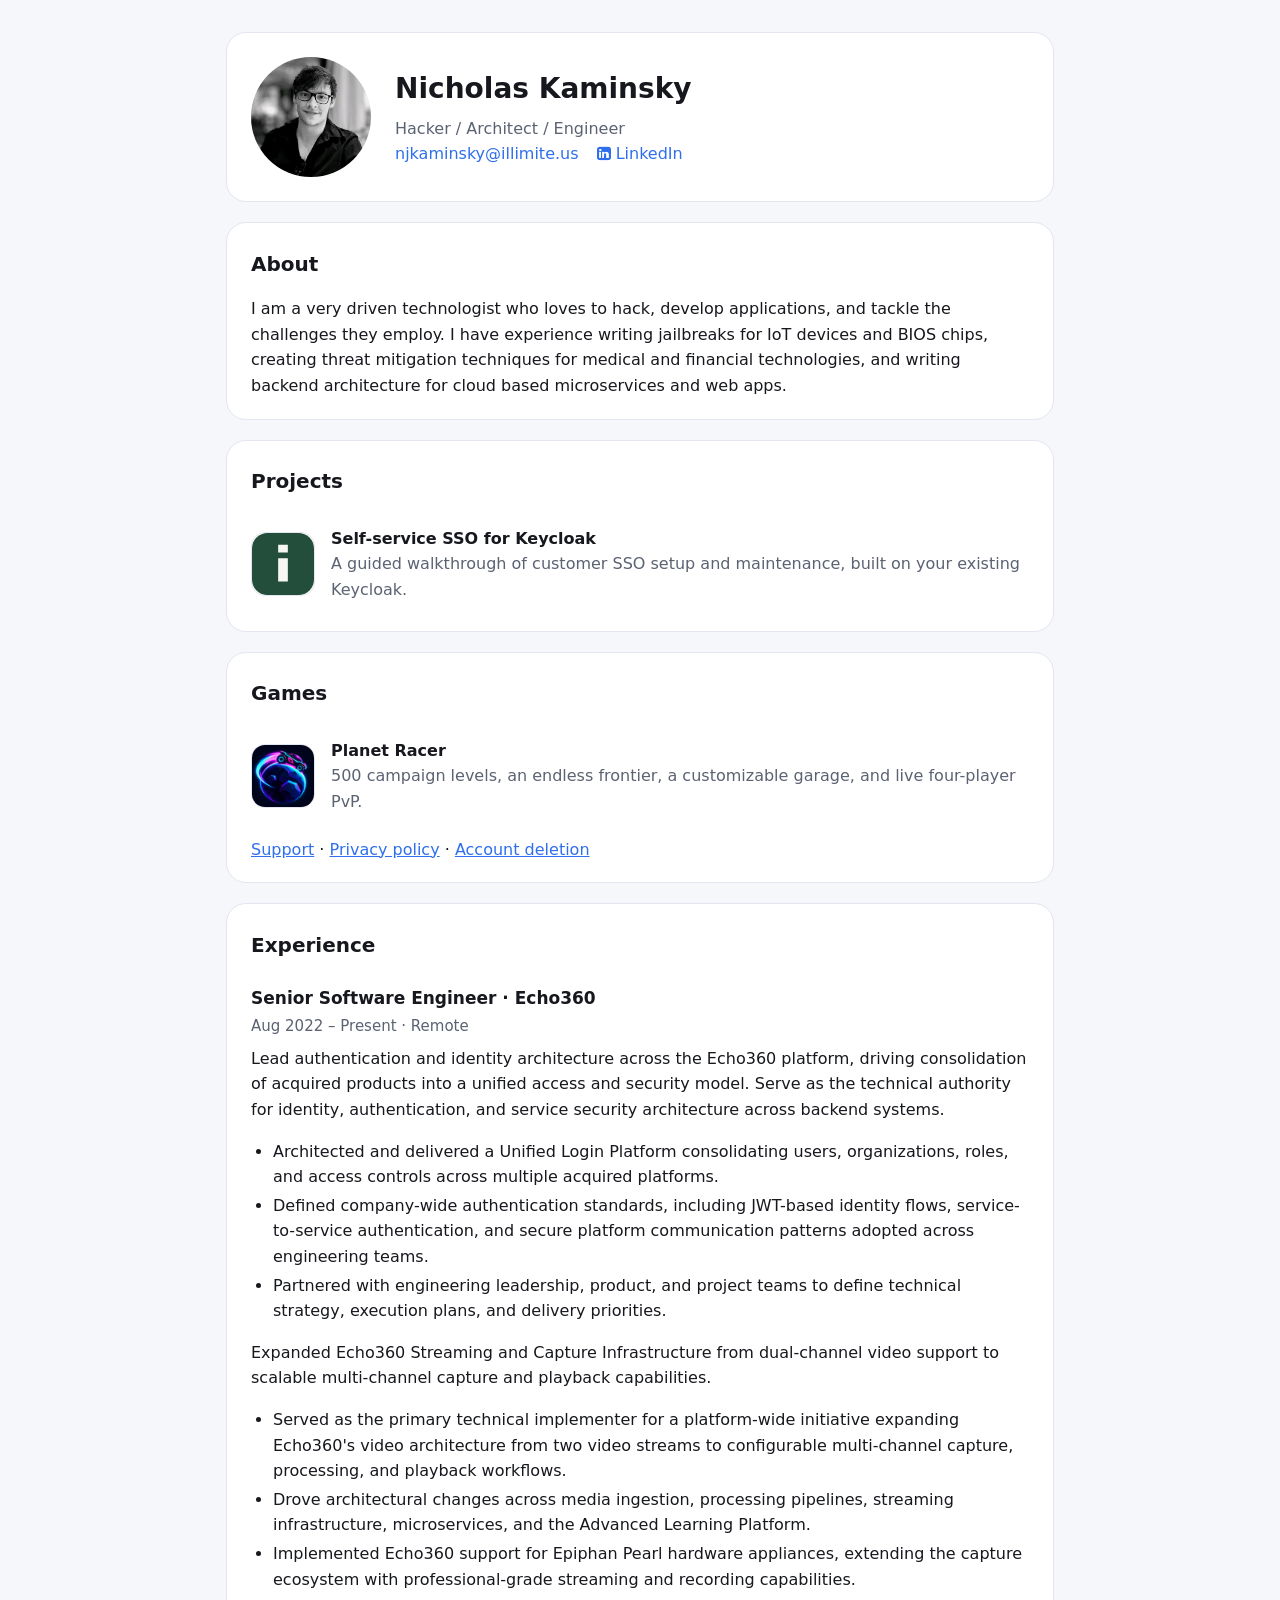
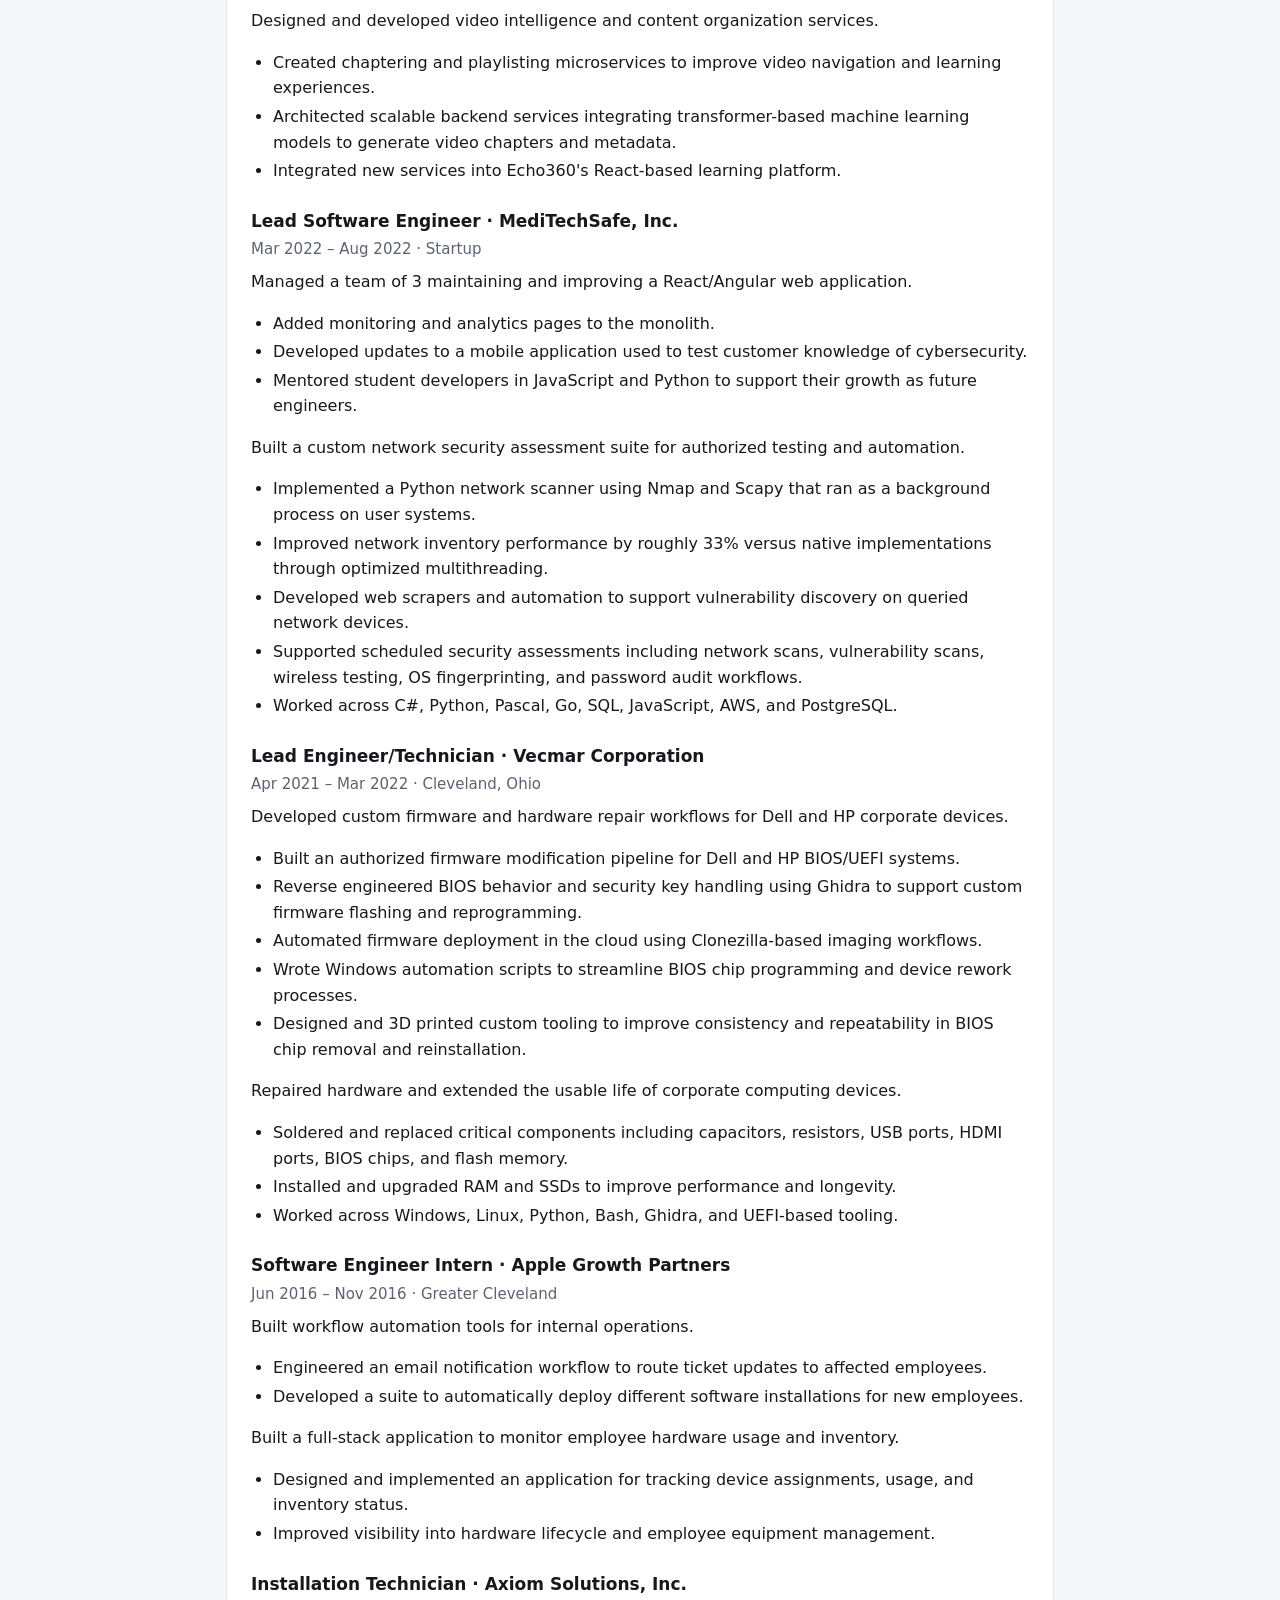
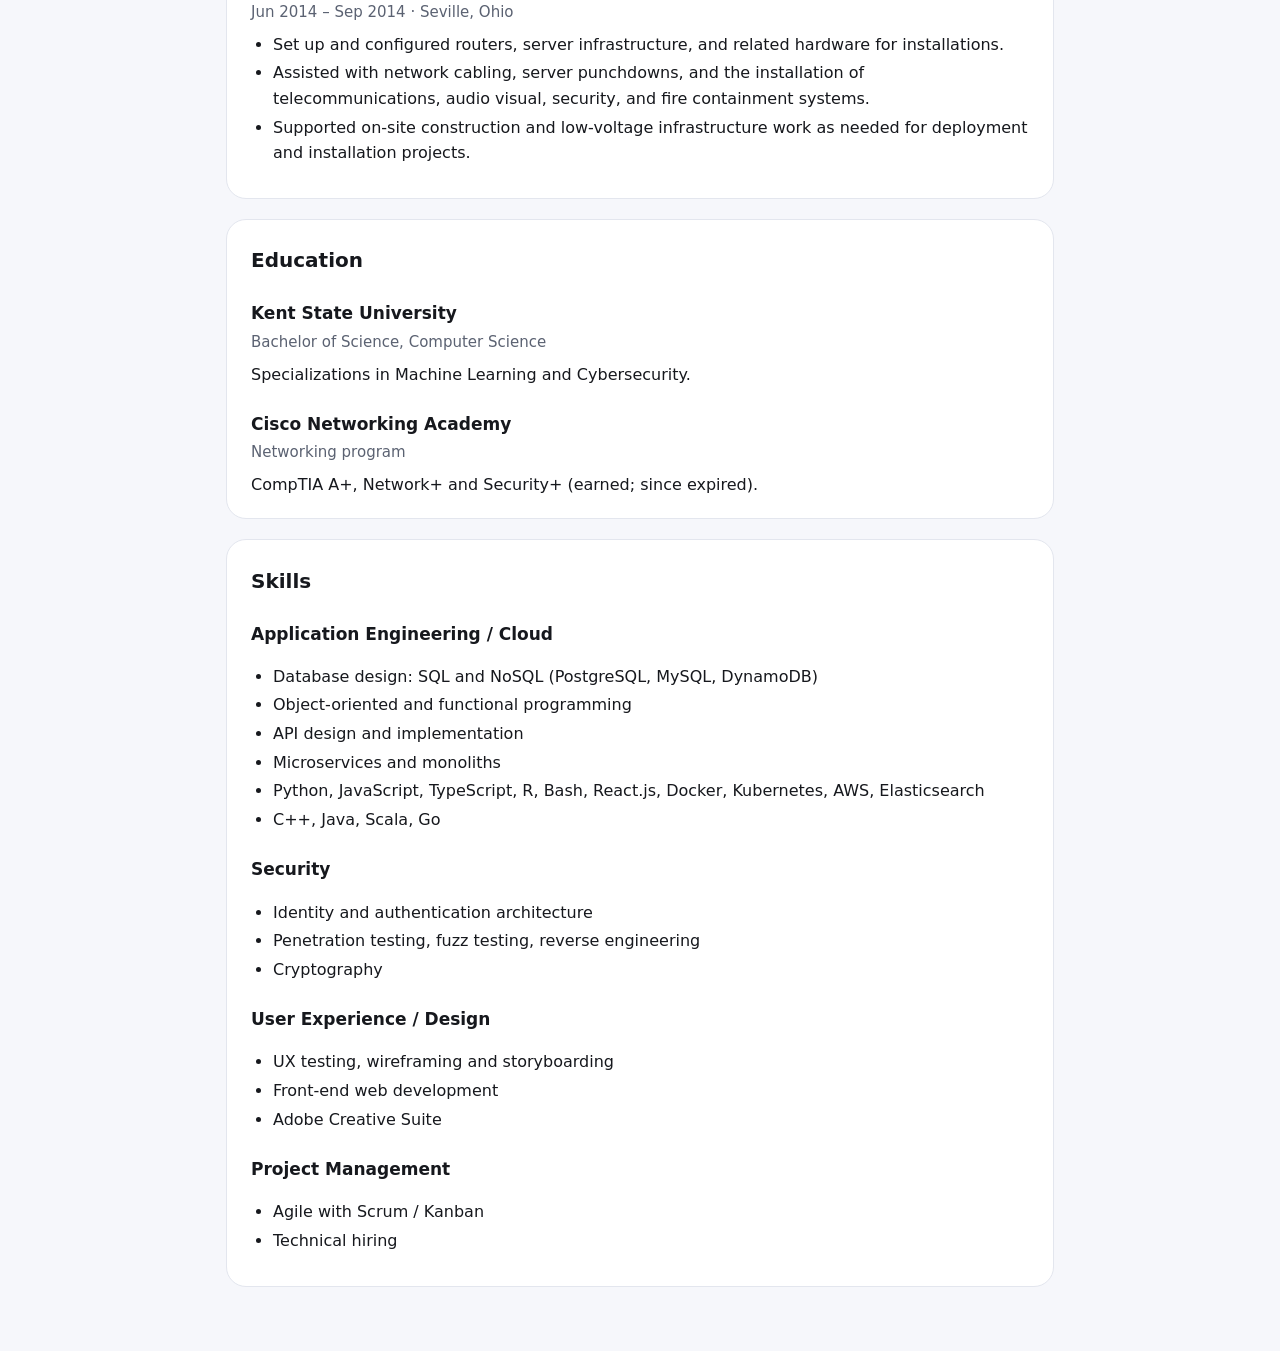
<file: index.html>
<!doctype html>
<html lang="en">
<head>
  <meta charset="utf-8">
  <meta name="viewport" content="width=device-width, initial-scale=1">
  <title>Nicholas Kaminsky</title>
  <meta name="description" content="Nicholas Kaminsky: hacker, architect, engineer.">
  <link rel="stylesheet" href="style.css?v=20261010-icon1">
  <link rel="stylesheet" href="https://cdnjs.cloudflare.com/ajax/libs/font-awesome/4.7.0/css/font-awesome.min.css">
</head>
<body>
  <main class="wrap">
    <header class="namecard">
      <img src="headshot.jpg" alt="Nicholas Kaminsky">
      <div>
        <h1>Nicholas Kaminsky</h1>
        <p class="role">Hacker / Architect / Engineer</p>
        <div class="links">
          <a href="mailto:njkaminsky@illimite.us">njkaminsky@illimite.us</a>
          <a href="https://www.linkedin.com/in/nicholas-kaminsky-535558177/"><i class="fa fa-linkedin-square"></i> LinkedIn</a>
        </div>
      </div>
    </header>

    <section>
      <h2>About</h2>
      <p>I am a very driven technologist who loves to hack, develop applications, and tackle the challenges they employ.
        I have experience writing jailbreaks for IoT devices and BIOS chips, creating threat mitigation techniques for medical
        and financial technologies, and writing backend architecture for cloud based microservices and web apps.</p>
    </section>

    <section aria-labelledby="projects">
      <h2 id="projects">Projects</h2>
      <a class="project" href="keycloak-sso/">
        <img class="project-icon" src="keycloak-sso/assets/favicon.svg" width="64" height="64" alt="">
        <div>
          <strong>Self-service SSO for Keycloak</strong>
          <span>A guided walkthrough of customer SSO setup and maintenance, built on your existing Keycloak.</span>
        </div>
      </a>
    </section>

    <section aria-labelledby="games">
      <h2 id="games">Games</h2>
      <a class="project" href="planet-racer/index.html">
        <img class="project-icon" src="planet-racer/planet-racer-icon.png" width="64" height="64" alt="">
        <div>
          <strong>Planet Racer</strong>
          <span>500 campaign levels, an endless frontier, a customizable garage, and live four-player PvP.</span>
        </div>
      </a>
      <p><a href="planet-racer/support.html">Support</a> &middot;
        <a href="planet-racer/privacy.html">Privacy policy</a> &middot;
        <a href="planet-racer/delete-account.html">Account deletion</a></p>
    </section>

    <section>
      <h2>Experience</h2>

      <h3>Senior Software Engineer &middot; Echo360</h3>
      <h4>Aug 2022 &ndash; Present &middot; Remote</h4>
      <p>Lead authentication and identity architecture across the Echo360 platform, driving consolidation of acquired products into a
        unified access and security model. Serve as the technical authority for identity, authentication, and service security
        architecture across backend systems.</p>
      <ul>
        <li>Architected and delivered a Unified Login Platform consolidating users, organizations, roles, and access controls across multiple acquired platforms.</li>
        <li>Defined company-wide authentication standards, including JWT-based identity flows, service-to-service authentication, and secure platform communication patterns adopted across engineering teams.</li>
        <li>Partnered with engineering leadership, product, and project teams to define technical strategy, execution plans, and delivery priorities.</li>
      </ul>
      <p>Expanded Echo360 Streaming and Capture Infrastructure from dual-channel video support to scalable multi-channel capture and playback capabilities.</p>
      <ul>
        <li>Served as the primary technical implementer for a platform-wide initiative expanding Echo360's video architecture from two video streams to configurable multi-channel capture, processing, and playback workflows.</li>
        <li>Drove architectural changes across media ingestion, processing pipelines, streaming infrastructure, microservices, and the Advanced Learning Platform.</li>
        <li>Implemented Echo360 support for Epiphan Pearl hardware appliances, extending the capture ecosystem with professional-grade streaming and recording capabilities.</li>
      </ul>
      <p>Designed and developed video intelligence and content organization services.</p>
      <ul>
        <li>Created chaptering and playlisting microservices to improve video navigation and learning experiences.</li>
        <li>Architected scalable backend services integrating transformer-based machine learning models to generate video chapters and metadata.</li>
        <li>Integrated new services into Echo360's React-based learning platform.</li>
      </ul>

      <h3>Lead Software Engineer &middot; MediTechSafe, Inc.</h3>
      <h4>Mar 2022 &ndash; Aug 2022 &middot; Startup</h4>
      <p>Managed a team of 3 maintaining and improving a React/Angular web application.</p>
      <ul>
        <li>Added monitoring and analytics pages to the monolith.</li>
        <li>Developed updates to a mobile application used to test customer knowledge of cybersecurity.</li>
        <li>Mentored student developers in JavaScript and Python to support their growth as future engineers.</li>
      </ul>
      <p>Built a custom network security assessment suite for authorized testing and automation.</p>
      <ul>
        <li>Implemented a Python network scanner using Nmap and Scapy that ran as a background process on user systems.</li>
        <li>Improved network inventory performance by roughly 33% versus native implementations through optimized multithreading.</li>
        <li>Developed web scrapers and automation to support vulnerability discovery on queried network devices.</li>
        <li>Supported scheduled security assessments including network scans, vulnerability scans, wireless testing, OS fingerprinting, and password audit workflows.</li>
        <li>Worked across C#, Python, Pascal, Go, SQL, JavaScript, AWS, and PostgreSQL.</li>
      </ul>

      <h3>Lead Engineer/Technician &middot; Vecmar Corporation</h3>
      <h4>Apr 2021 &ndash; Mar 2022 &middot; Cleveland, Ohio</h4>
      <p>Developed custom firmware and hardware repair workflows for Dell and HP corporate devices.</p>
      <ul>
        <li>Built an authorized firmware modification pipeline for Dell and HP BIOS/UEFI systems.</li>
        <li>Reverse engineered BIOS behavior and security key handling using Ghidra to support custom firmware flashing and reprogramming.</li>
        <li>Automated firmware deployment in the cloud using Clonezilla-based imaging workflows.</li>
        <li>Wrote Windows automation scripts to streamline BIOS chip programming and device rework processes.</li>
        <li>Designed and 3D printed custom tooling to improve consistency and repeatability in BIOS chip removal and reinstallation.</li>
      </ul>
      <p>Repaired hardware and extended the usable life of corporate computing devices.</p>
      <ul>
        <li>Soldered and replaced critical components including capacitors, resistors, USB ports, HDMI ports, BIOS chips, and flash memory.</li>
        <li>Installed and upgraded RAM and SSDs to improve performance and longevity.</li>
        <li>Worked across Windows, Linux, Python, Bash, Ghidra, and UEFI-based tooling.</li>
      </ul>

      <h3>Software Engineer Intern &middot; Apple Growth Partners</h3>
      <h4>Jun 2016 &ndash; Nov 2016 &middot; Greater Cleveland</h4>
      <p>Built workflow automation tools for internal operations.</p>
      <ul>
        <li>Engineered an email notification workflow to route ticket updates to affected employees.</li>
        <li>Developed a suite to automatically deploy different software installations for new employees.</li>
      </ul>
      <p>Built a full-stack application to monitor employee hardware usage and inventory.</p>
      <ul>
        <li>Designed and implemented an application for tracking device assignments, usage, and inventory status.</li>
        <li>Improved visibility into hardware lifecycle and employee equipment management.</li>
      </ul>

      <h3>Installation Technician &middot; Axiom Solutions, Inc.</h3>
      <h4>Jun 2014 &ndash; Sep 2014 &middot; Seville, Ohio</h4>
      <ul>
        <li>Set up and configured routers, server infrastructure, and related hardware for installations.</li>
        <li>Assisted with network cabling, server punchdowns, and the installation of telecommunications, audio visual, security, and fire containment systems.</li>
        <li>Supported on-site construction and low-voltage infrastructure work as needed for deployment and installation projects.</li>
      </ul>
    </section>

    <section>
      <h2>Education</h2>
      <h3>Kent State University</h3>
      <h4>Bachelor of Science, Computer Science</h4>
      <p>Specializations in Machine Learning and Cybersecurity.</p>

      <h3>Cisco Networking Academy</h3>
      <h4>Networking program</h4>
      <p>CompTIA A+, Network+ and Security+ (earned; since expired).</p>
    </section>

    <section>
      <h2>Skills</h2>
      <h3>Application Engineering / Cloud</h3>
      <ul>
        <li>Database design: SQL and NoSQL (PostgreSQL, MySQL, DynamoDB)</li>
        <li>Object-oriented and functional programming</li>
        <li>API design and implementation</li>
        <li>Microservices and monoliths</li>
        <li>Python, JavaScript, TypeScript, R, Bash, React.js, Docker, Kubernetes, AWS, Elasticsearch</li>
        <li>C++, Java, Scala, Go</li>
      </ul>
      <h3>Security</h3>
      <ul>
        <li>Identity and authentication architecture</li>
        <li>Penetration testing, fuzz testing, reverse engineering</li>
        <li>Cryptography</li>
      </ul>
      <h3>User Experience / Design</h3>
      <ul>
        <li>UX testing, wireframing and storyboarding</li>
        <li>Front-end web development</li>
        <li>Adobe Creative Suite</li>
      </ul>
      <h3>Project Management</h3>
      <ul>
        <li>Agile with Scrum / Kanban</li>
        <li>Technical hiring</li>
      </ul>
    </section>
  </main>
</body>
</html>
</file>
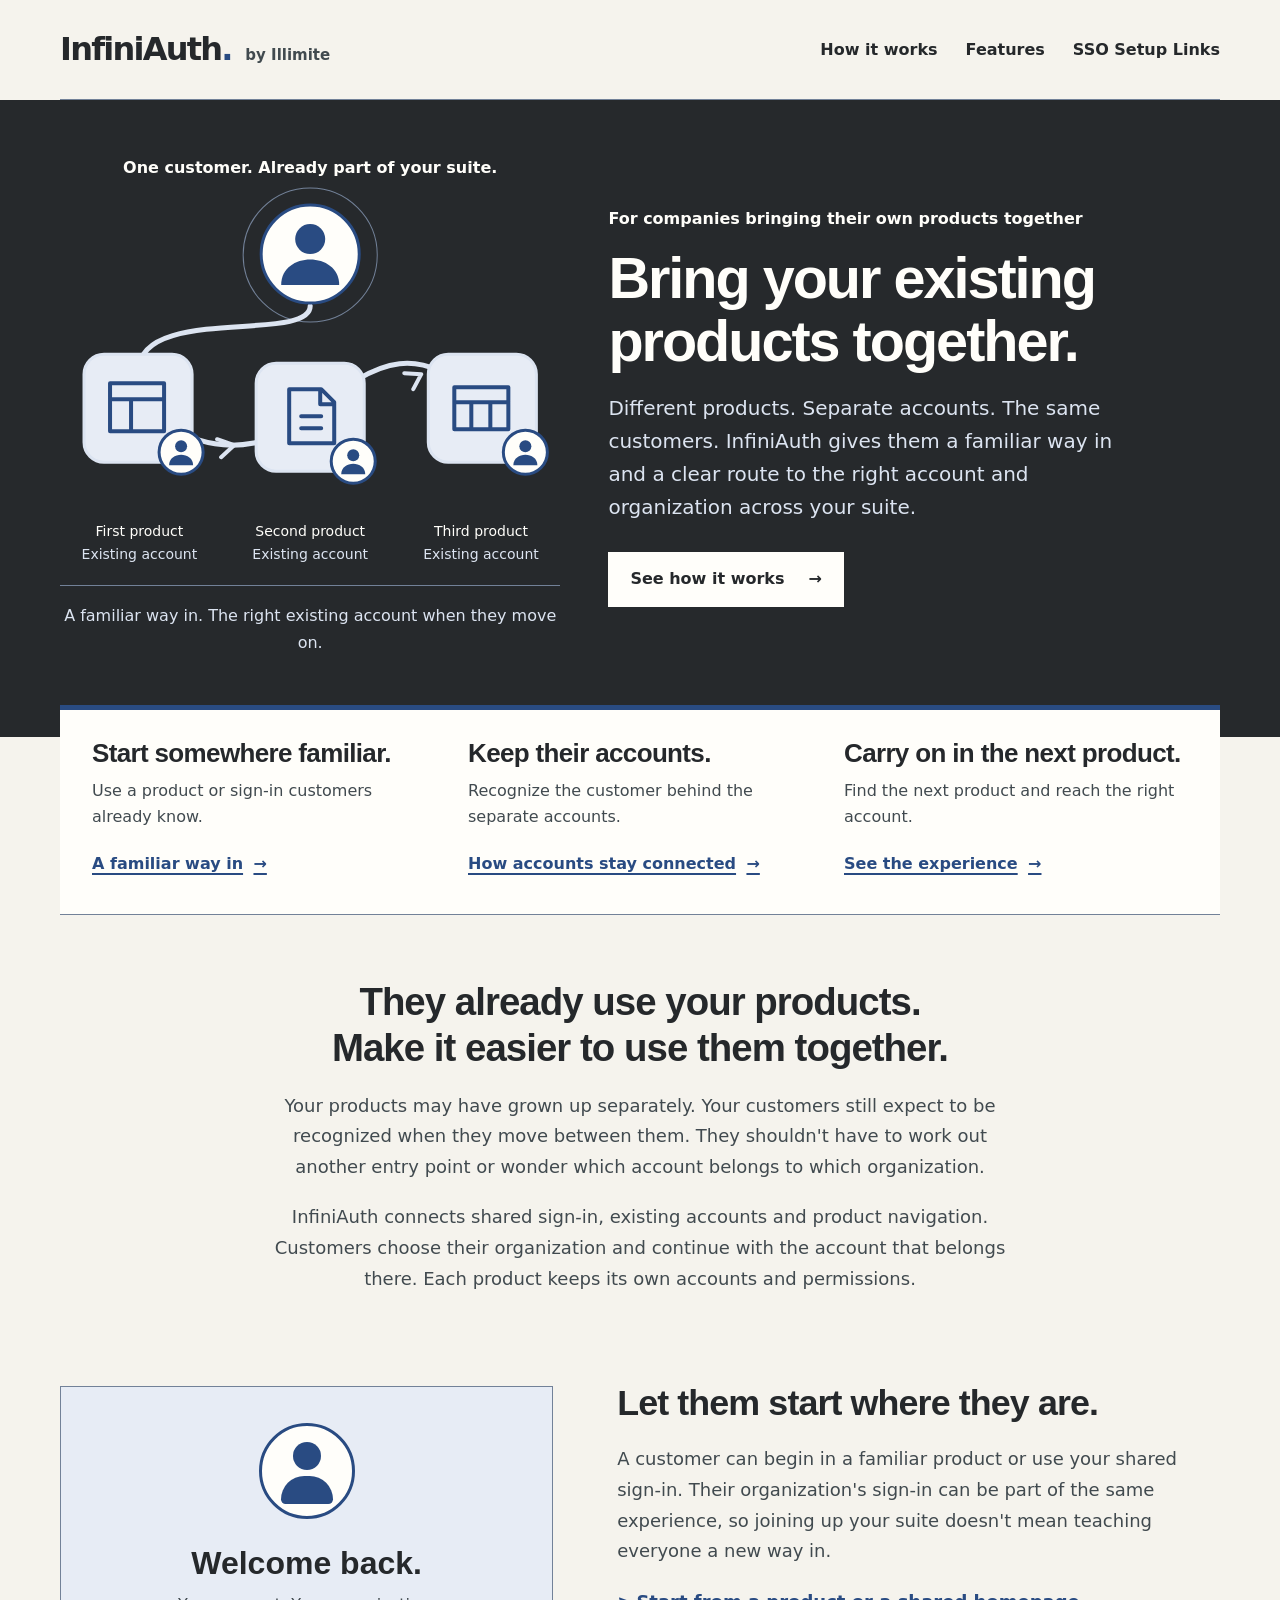
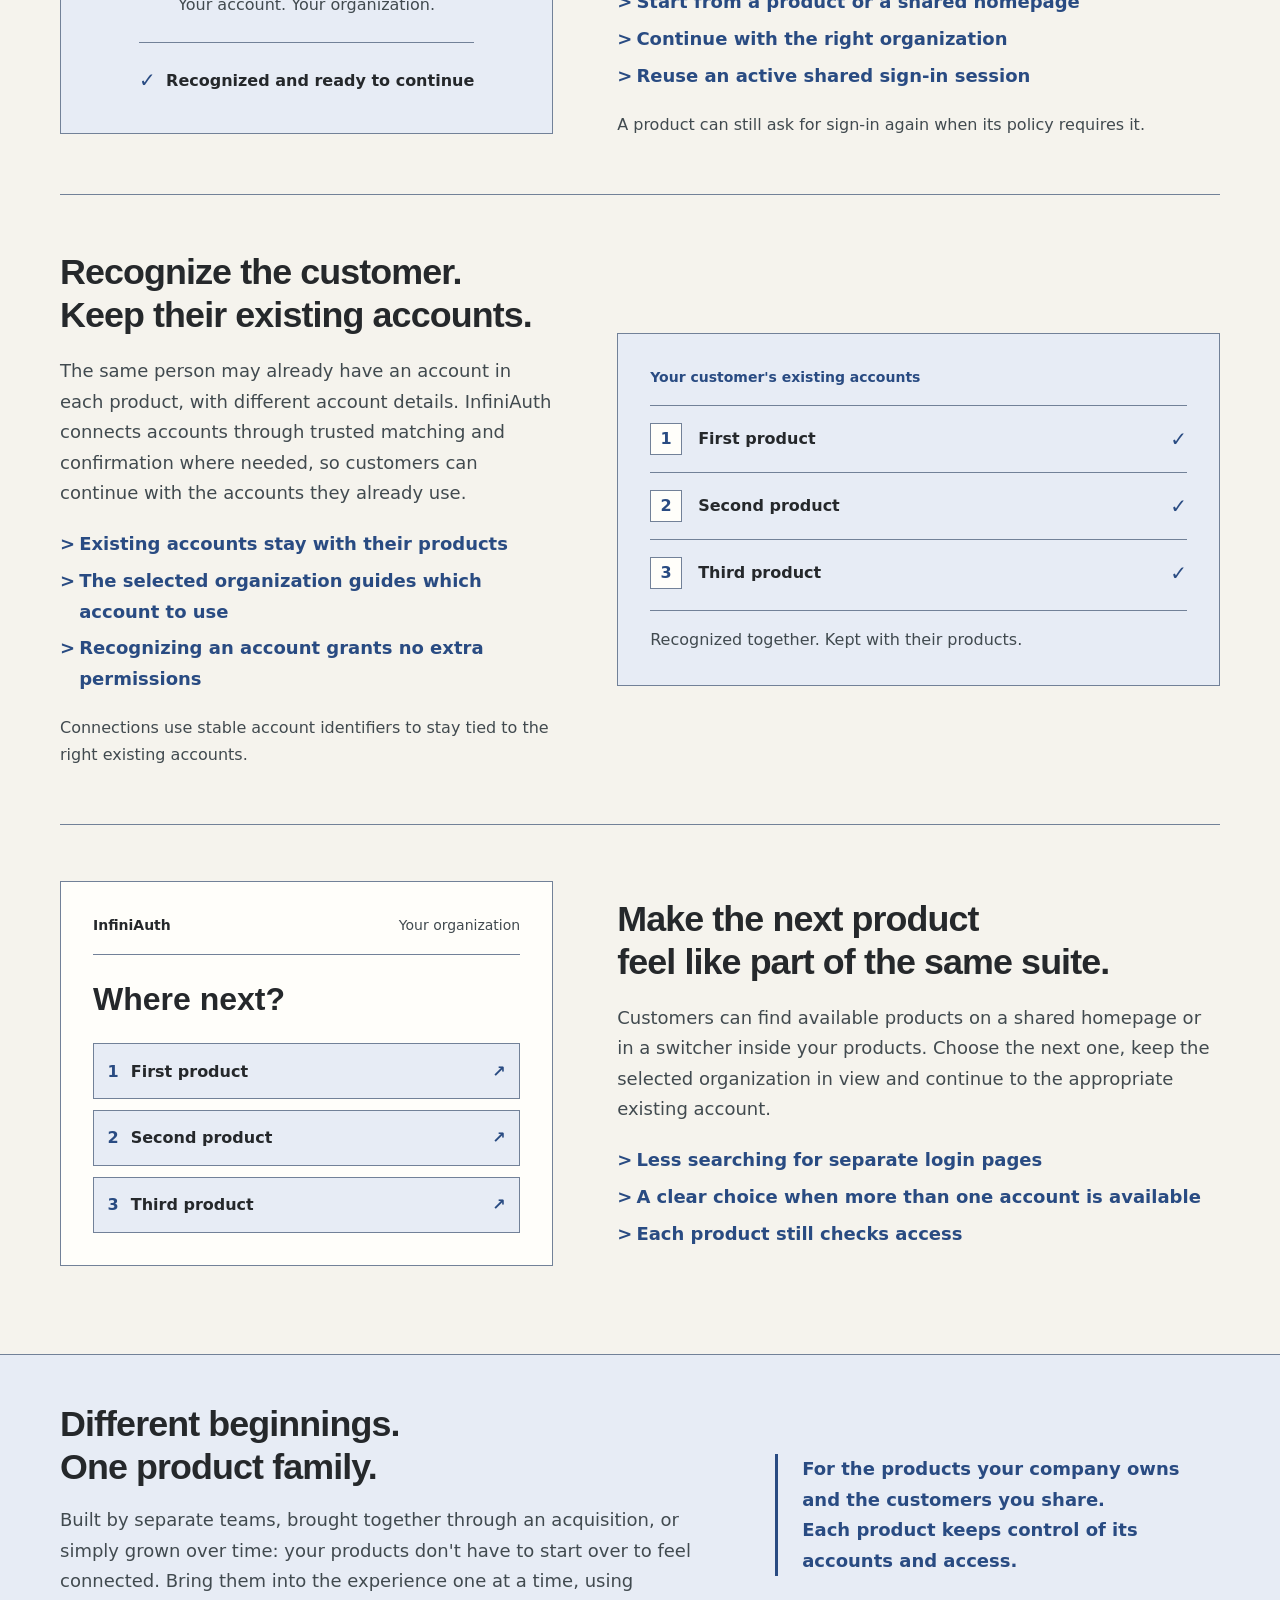
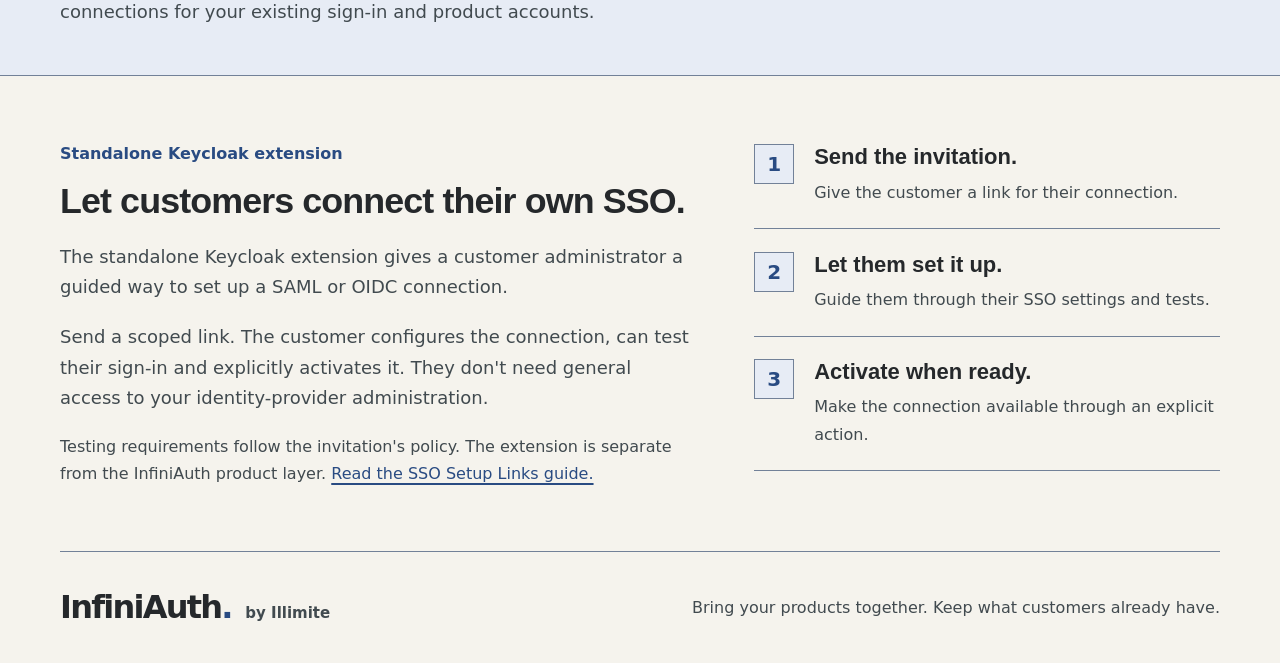
<file: infiniauth/index.html>
<!doctype html>
<html lang="en">
<head>
  <meta charset="utf-8">
  <meta name="viewport" content="width=device-width, initial-scale=1">
  <meta name="description" content="InfiniAuth by Illimite brings your existing products together. Connect the customer experience across your product suite while each product keeps its accounts and permissions.">
  <meta http-equiv="Content-Security-Policy" content="default-src 'none'; style-src 'self'; img-src 'none'; font-src 'none'; script-src 'none'; connect-src 'none'; form-action 'none'; base-uri 'none'">
  <title>InfiniAuth by Illimite &mdash; Bring your existing products together</title>
  <link rel="stylesheet" href="./styles.css?v=fb56f336c27d">
  <!-- Local concept: intended adapters and integrations are assumed complete for this design only. No implementation or release claim is implied. -->
</head>
<body>
  <a class="skip-link" href="#main-content">Skip to content</a>
  <header class="site-header wrap">
    <div class="brand-lockup"><a class="wordmark" href="#top" aria-label="InfiniAuth home">InfiniAuth<span aria-hidden="true">.</span></a><span class="brand-owner">by Illimite</span></div>
    <nav aria-label="Main navigation"><a href="#how-it-works">How it works</a><a href="#features">Features</a><a href="../keycloak-sso/">SSO Setup Links</a></nav>
  </header>
  <main id="main-content" tabindex="-1">
    <section class="hero" id="top" aria-labelledby="hero-title">
      <div class="wrap hero-content">
        <figure class="hero-art" aria-labelledby="art-caption">
          <p class="art-heading">One customer. Already part of your suite.</p>
          <svg viewBox="0 0 500 340" role="img" aria-labelledby="art-title art-description">
            <title id="art-title">One customer continues through three products your company owns</title>
            <desc id="art-description">A customer portrait leads into a route through three product symbols, arranged from left to right. Each product has its own account badge showing the same customer. The route represents familiar sign-in, recognition of existing accounts and continuing to the next product in the selected organization. Accounts and permissions remain with each product. This is a conceptual illustration.</desc>
            <circle class="art-halo" cx="250" cy="75" r="67"/>
            <path class="art-path" d="M250 126C250 163 79 125 79 190S180 296 250 235S361 163 421 222"/>
            <path class="art-chevron" d="M157 259l17 6-13 12M344 193l17 1-8 15"/>
            <g transform="translate(196 20)"><circle class="art-disc" cx="54" cy="54" r="49"/><circle class="art-person" cx="54" cy="39" r="15"/><path class="art-person" d="M25 85C25 51 83 51 83 85Z"/></g>
            <g transform="translate(24 174)"><rect class="art-product" width="108" height="108" rx="20"/><path class="art-symbol-line" d="M26 29H80V77H26ZM26 45H80M47 45V77"/><circle class="art-account-disc" cx="97" cy="98" r="22"/><circle class="art-person" cx="97" cy="92" r="6"/><path class="art-person" d="M85 111C85 97 109 97 109 111Z"/></g>
            <g transform="translate(196 183)"><rect class="art-product" width="108" height="108" rx="20"/><path class="art-symbol-line" d="M33 26H65L78 39V80H33ZM64 26V41H78M45 53H65M45 65H65"/><circle class="art-account-disc" cx="97" cy="98" r="22"/><circle class="art-person" cx="97" cy="92" r="6"/><path class="art-person" d="M85 111C85 97 109 97 109 111Z"/></g>
            <g transform="translate(368 174)"><rect class="art-product" width="108" height="108" rx="20"/><path class="art-symbol-line" d="M26 33H80V75H26ZM26 48H80M43 48V75M62 48V75"/><circle class="art-account-disc" cx="97" cy="98" r="22"/><circle class="art-person" cx="97" cy="92" r="6"/><path class="art-person" d="M85 111C85 97 109 97 109 111Z"/></g>
          </svg>
          <div class="art-product-labels" aria-hidden="true"><span>First product<br><b>Existing account</b></span><span>Second product<br><b>Existing account</b></span><span>Third product<br><b>Existing account</b></span></div>
          <figcaption id="art-caption">A familiar way in. The right existing account when they move on.</figcaption>
        </figure>
        <div class="hero-copy">
          <p class="hero-eyebrow">For companies bringing their own products together</p>
          <h1 id="hero-title">Bring your existing<br>products together.</h1>
          <p>Different products. Separate accounts. The same customers. InfiniAuth gives them a familiar way in and a clear route to the right account and organization across your suite.</p>
          <a class="button light-button" href="#how-it-works">See how it works <span aria-hidden="true">&rarr;</span></a>
        </div>
      </div>
    </section>

    <div class="wrap quick-links" aria-label="Explore InfiniAuth">
      <div><h2>Start somewhere familiar.</h2><p>Use a product or sign-in customers already know.</p><a href="#sign-in">A familiar way in <span aria-hidden="true">&rarr;</span></a></div>
      <div><h2>Keep their accounts.</h2><p>Recognize the customer behind the separate accounts.</p><a href="#existing-accounts">How accounts stay connected <span aria-hidden="true">&rarr;</span></a></div>
      <div><h2>Carry on in the next product.</h2><p>Find the next product and reach the right account.</p><a href="#switch-products">See the experience <span aria-hidden="true">&rarr;</span></a></div>
    </div>

    <section class="intro wrap" id="how-it-works" aria-labelledby="intro-title" tabindex="-1">
      <h2 id="intro-title">They already use your products.<br>Make it easier to use them together.</h2>
      <p>Your products may have grown up separately. Your customers still expect to be recognized when they move between them. They shouldn't have to work out another entry point or wonder which account belongs to which organization.</p>
      <p>InfiniAuth connects shared sign-in, existing accounts and product navigation. Customers choose their organization and continue with the account that belongs there. Each product keeps its own accounts and permissions.</p>
    </section>

    <section class="features wrap" id="features" aria-label="InfiniAuth features">
      <article class="feature-row" id="sign-in" aria-labelledby="sign-in-title">
        <div class="feature-picture sign-in-picture" aria-hidden="true">
          <div class="portrait"><span class="portrait-head"></span><span class="portrait-body"></span></div>
          <span class="picture-heading">Welcome back.</span>
          <span class="picture-copy">Your account. Your organization.</span>
          <div class="signed-in"><span class="checkmark">&#10003;</span> Recognized and ready to continue</div>
        </div>
        <div class="feature-copy"><h2 id="sign-in-title">Let them start where they are.</h2><p>A customer can begin in a familiar product or use your shared sign-in. Their organization's sign-in can be part of the same experience, so joining up your suite doesn't mean teaching everyone a new way in.</p><ul><li>Start from a product or a shared homepage</li><li>Continue with the right organization</li><li>Reuse an active shared sign-in session</li></ul><p class="detail">A product can still ask for sign-in again when its policy requires it.</p></div>
      </article>

      <article class="feature-row reverse" id="existing-accounts" aria-labelledby="accounts-title">
        <div class="feature-picture account-picture" aria-hidden="true"><span class="picture-label">Your customer's existing accounts</span><div class="account-item"><span class="account-symbol">1</span><span>First product</span><span class="checkmark">&#10003;</span></div><div class="account-item"><span class="account-symbol">2</span><span>Second product</span><span class="checkmark">&#10003;</span></div><div class="account-item"><span class="account-symbol">3</span><span>Third product</span><span class="checkmark">&#10003;</span></div><p class="picture-bottom">Recognized together. Kept with their products.</p></div>
        <div class="feature-copy"><h2 id="accounts-title">Recognize the customer.<br>Keep their existing accounts.</h2><p>The same person may already have an account in each product, with different account details. InfiniAuth connects accounts through trusted matching and confirmation where needed, so customers can continue with the accounts they already use.</p><ul><li>Existing accounts stay with their products</li><li>The selected organization guides which account to use</li><li>Recognizing an account grants no extra permissions</li></ul><p class="detail">Connections use stable account identifiers to stay tied to the right existing accounts.</p></div>
      </article>

      <article class="feature-row" id="switch-products" aria-labelledby="switch-title">
        <div class="feature-picture product-picture" aria-hidden="true"><div class="picture-toolbar"><span>InfiniAuth</span><span>Your organization</span></div><span class="picture-heading">Where next?</span><div class="product-menu"><span><b>1</b> First product <i>&nearr;</i></span><span><b>2</b> Second product <i>&nearr;</i></span><span><b>3</b> Third product <i>&nearr;</i></span></div></div>
        <div class="feature-copy"><h2 id="switch-title">Make the next product<br>feel like part of the same suite.</h2><p>Customers can find available products on a shared homepage or in a switcher inside your products. Choose the next one, keep the selected organization in view and continue to the appropriate existing account.</p><ul><li>Less searching for separate login pages</li><li>A clear choice when more than one account is available</li><li>Each product still checks access</li></ul></div>
      </article>
    </section>

    <section class="fit-section">
      <div class="wrap fit-content"><div><h2>Different beginnings.<br>One product family.</h2><p>Built by separate teams, brought together through an acquisition, or simply grown over time: your products don't have to start over to feel connected. Bring them into the experience one at a time, using connections for your existing sign-in and product accounts.</p></div><p class="fit-note">For the products your company owns and the customers you share.<br>Each product keeps control of its accounts and access.</p></div>
    </section>

    <section class="extension wrap" id="keycloak" aria-labelledby="keycloak-title">
      <div><p class="section-label">Standalone Keycloak extension</p><h2 id="keycloak-title">Let customers connect their own SSO.</h2><p>The standalone Keycloak extension gives a customer administrator a guided way to set up a SAML or OIDC connection.</p><p>Send a scoped link. The customer configures the connection, can test their sign-in and explicitly activates it. They don't need general access to your identity-provider administration.</p><p class="detail">Testing requirements follow the invitation's policy. The extension is separate from the InfiniAuth product layer. <a href="../keycloak-sso/">Read the SSO Setup Links guide.</a></p></div>
      <ol class="extension-steps"><li><span>1</span><div><h3>Send the invitation.</h3><p>Give the customer a link for their connection.</p></div></li><li><span>2</span><div><h3>Let them set it up.</h3><p>Guide them through their SSO settings and tests.</p></div></li><li><span>3</span><div><h3>Activate when ready.</h3><p>Make the connection available through an explicit action.</p></div></li></ol>
    </section>
  </main>
  <footer class="site-footer wrap"><div><div class="brand-lockup"><a class="wordmark" href="#top">InfiniAuth<span aria-hidden="true">.</span></a><span class="brand-owner">by Illimite</span></div><p>Bring your products together. Keep what customers already have.</p></div></footer>
</body>
</html>
</file>
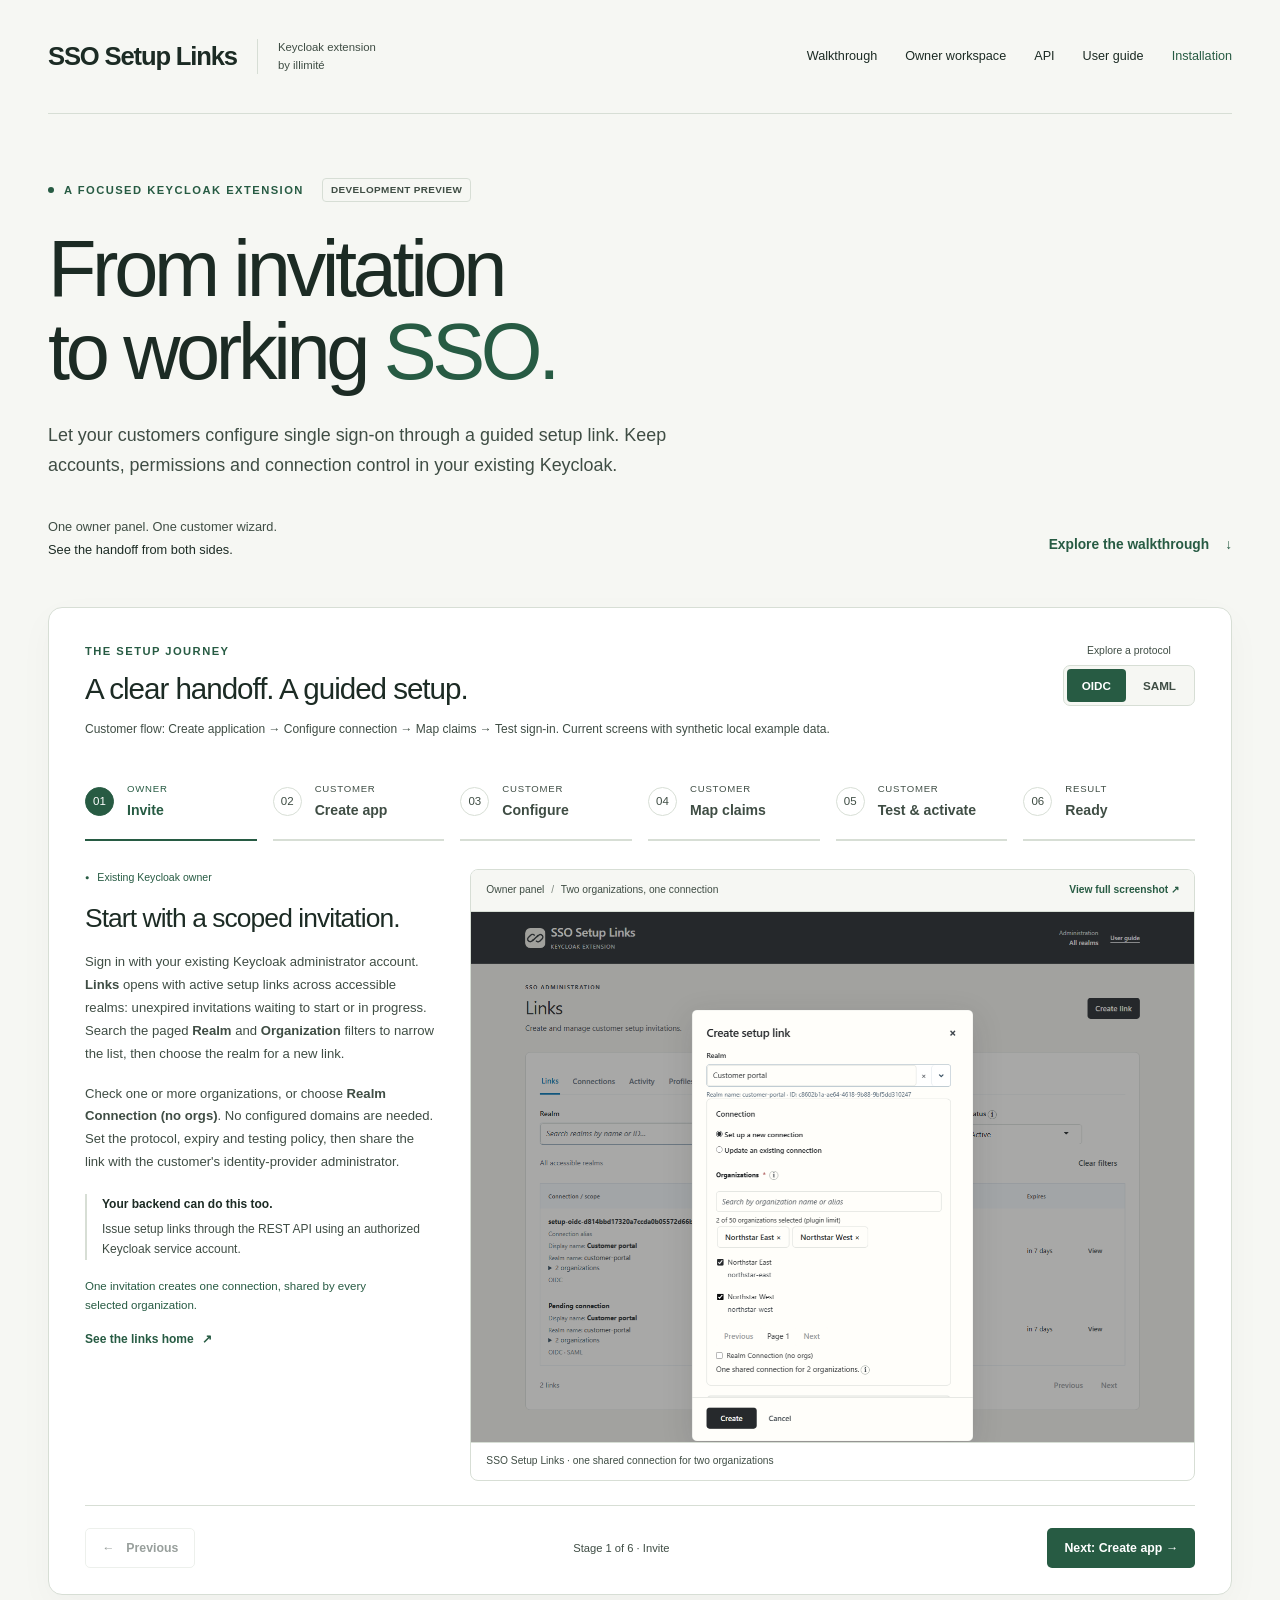
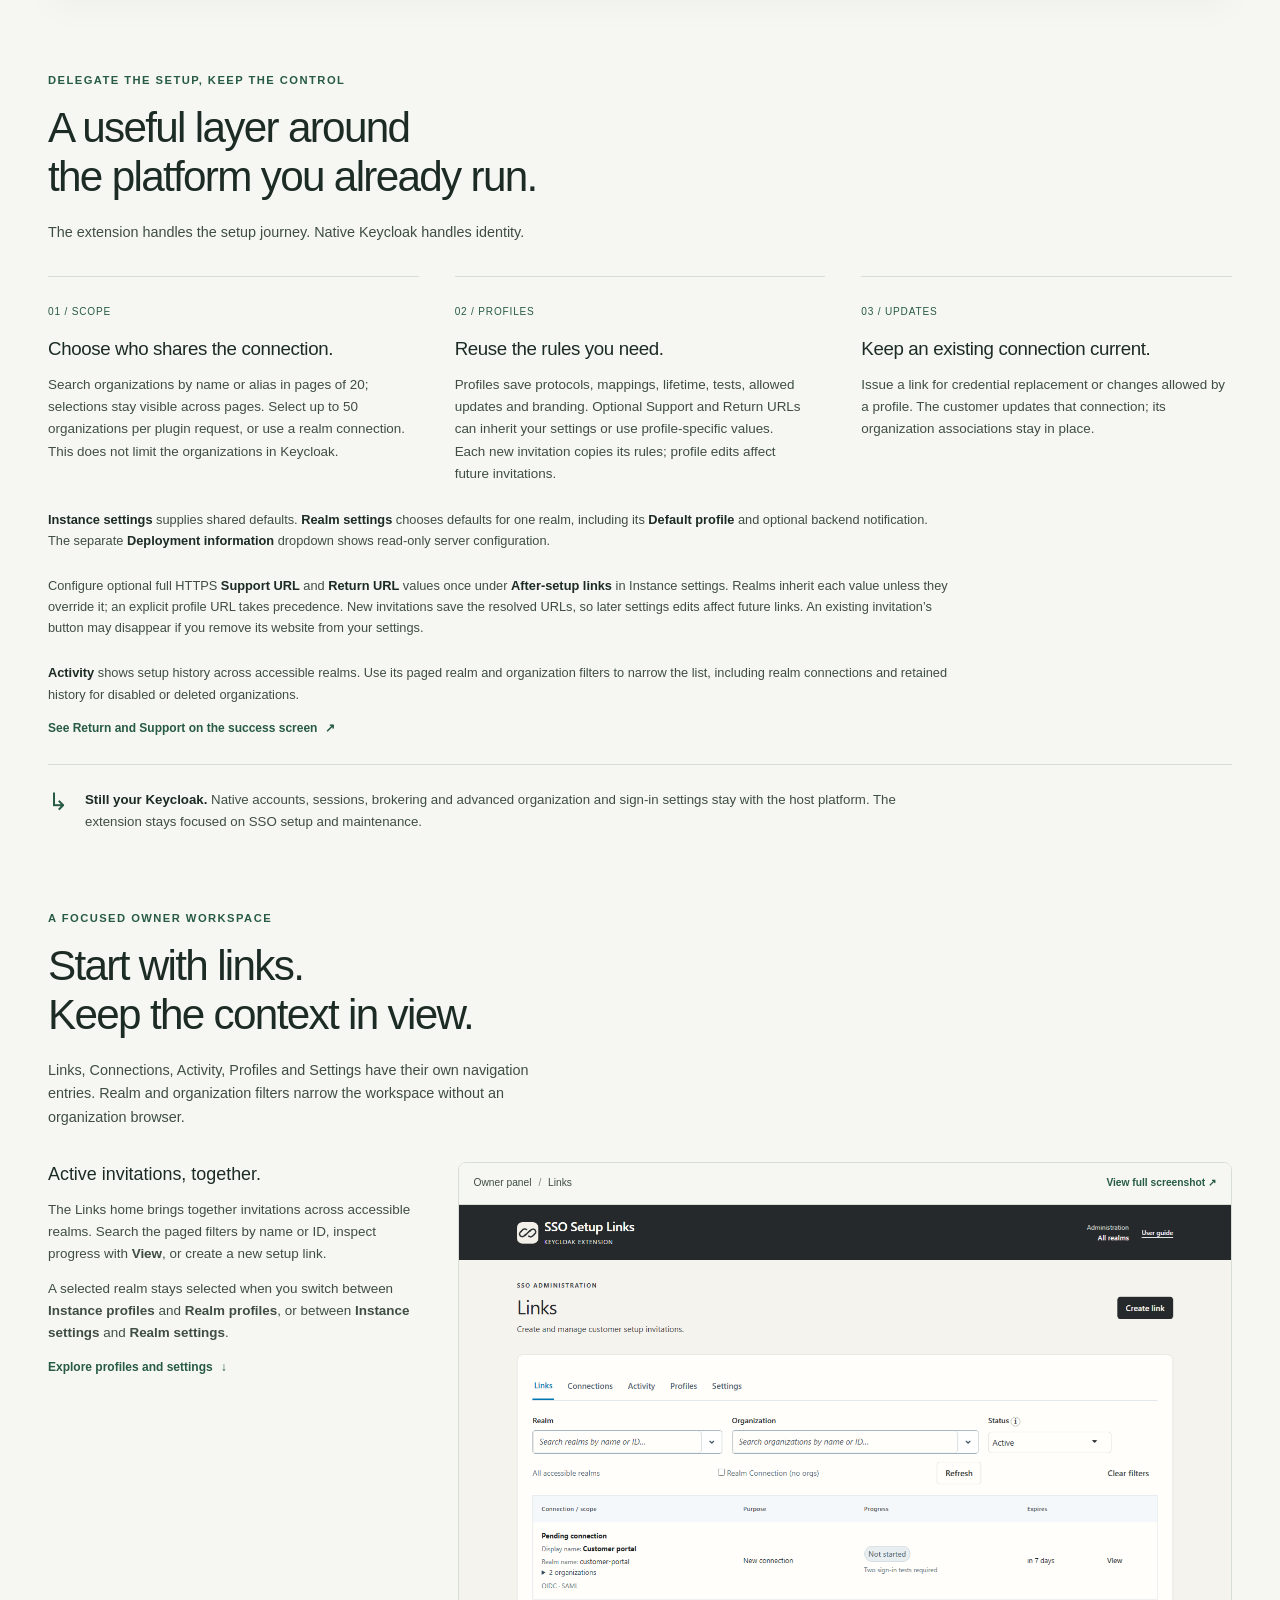
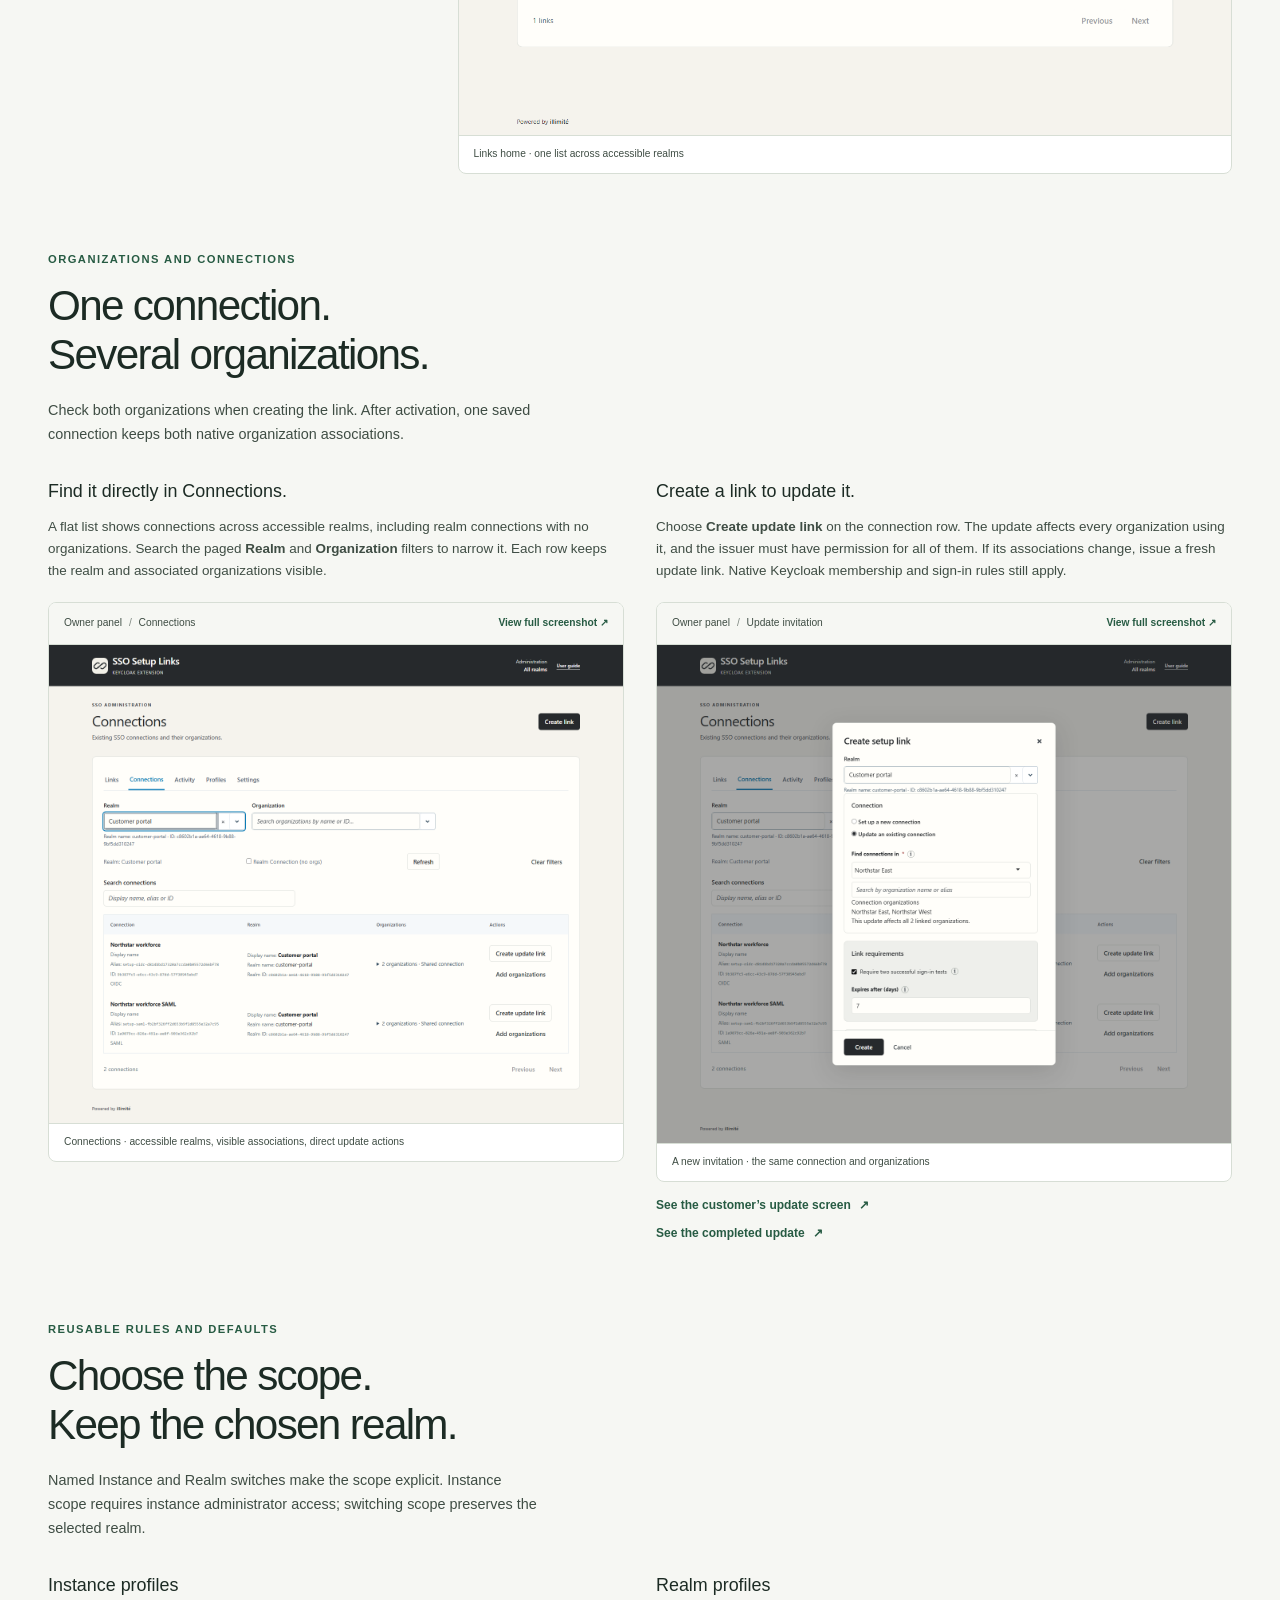
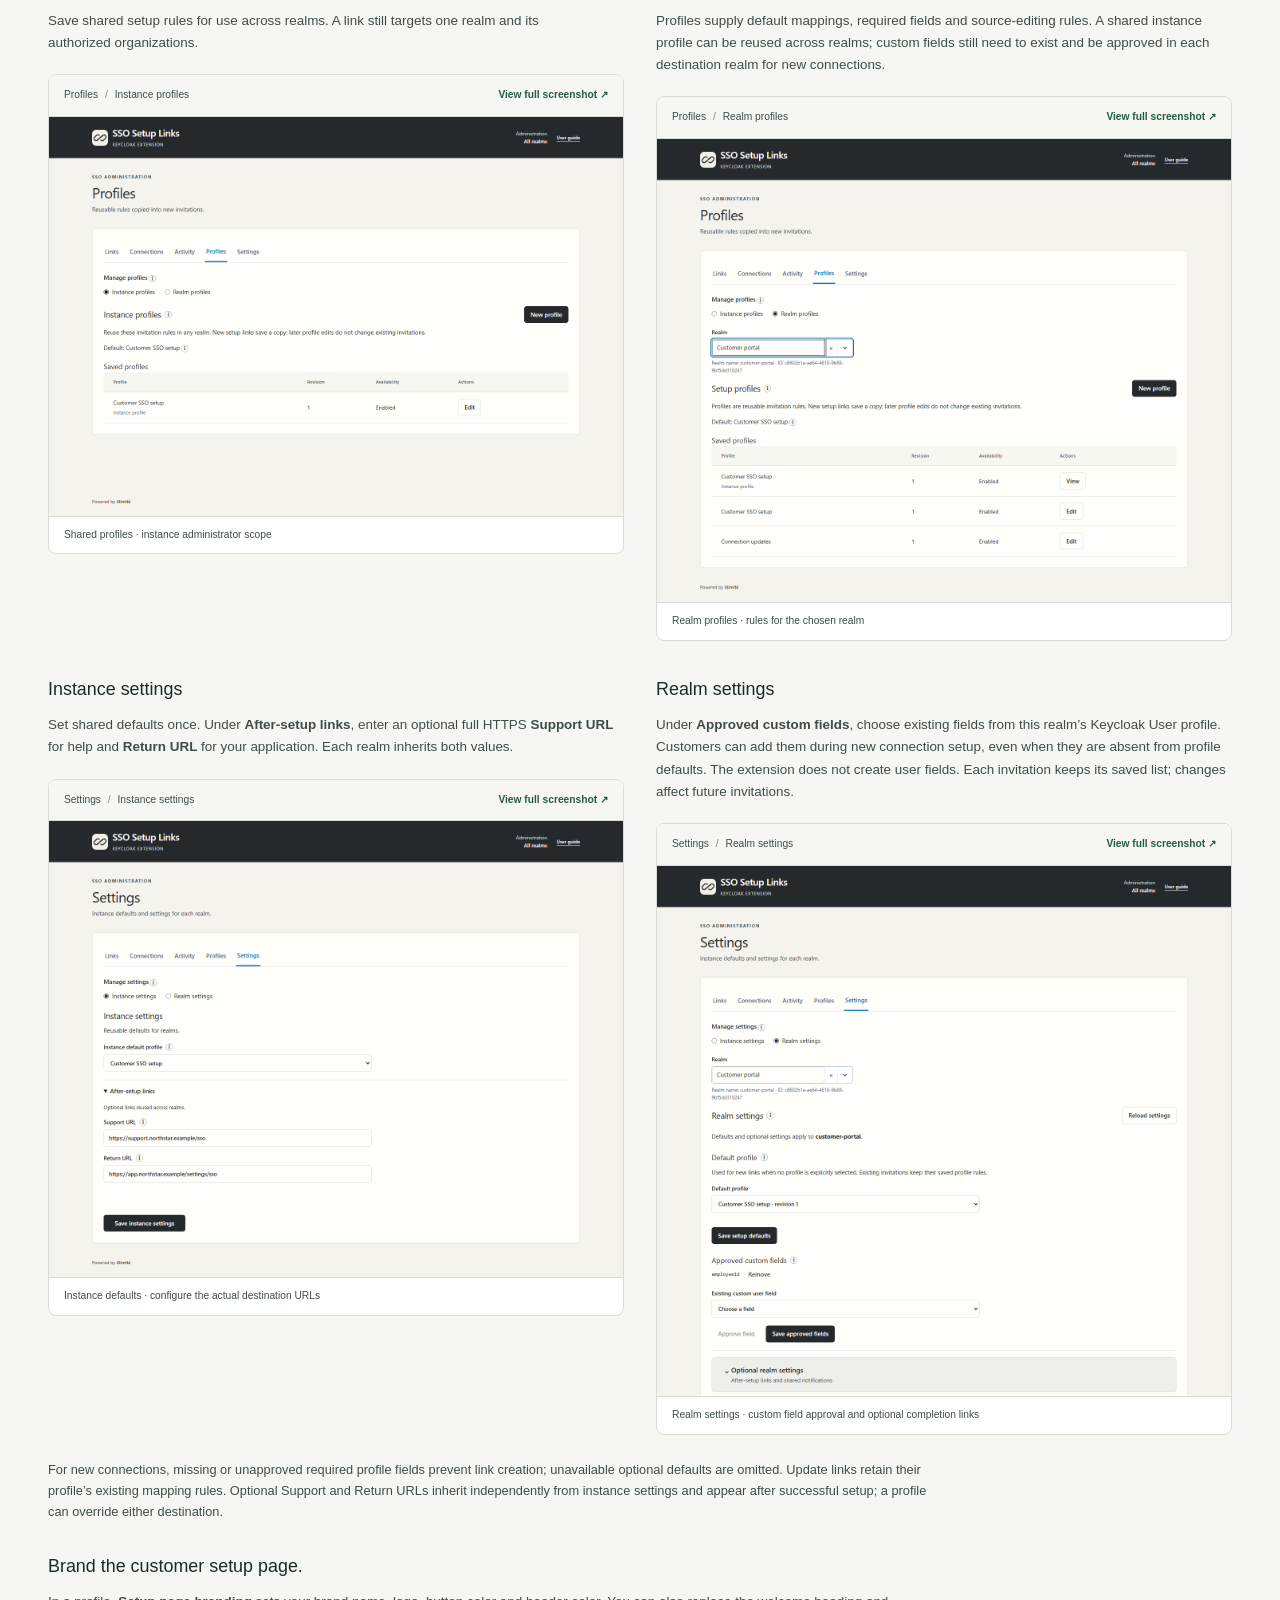
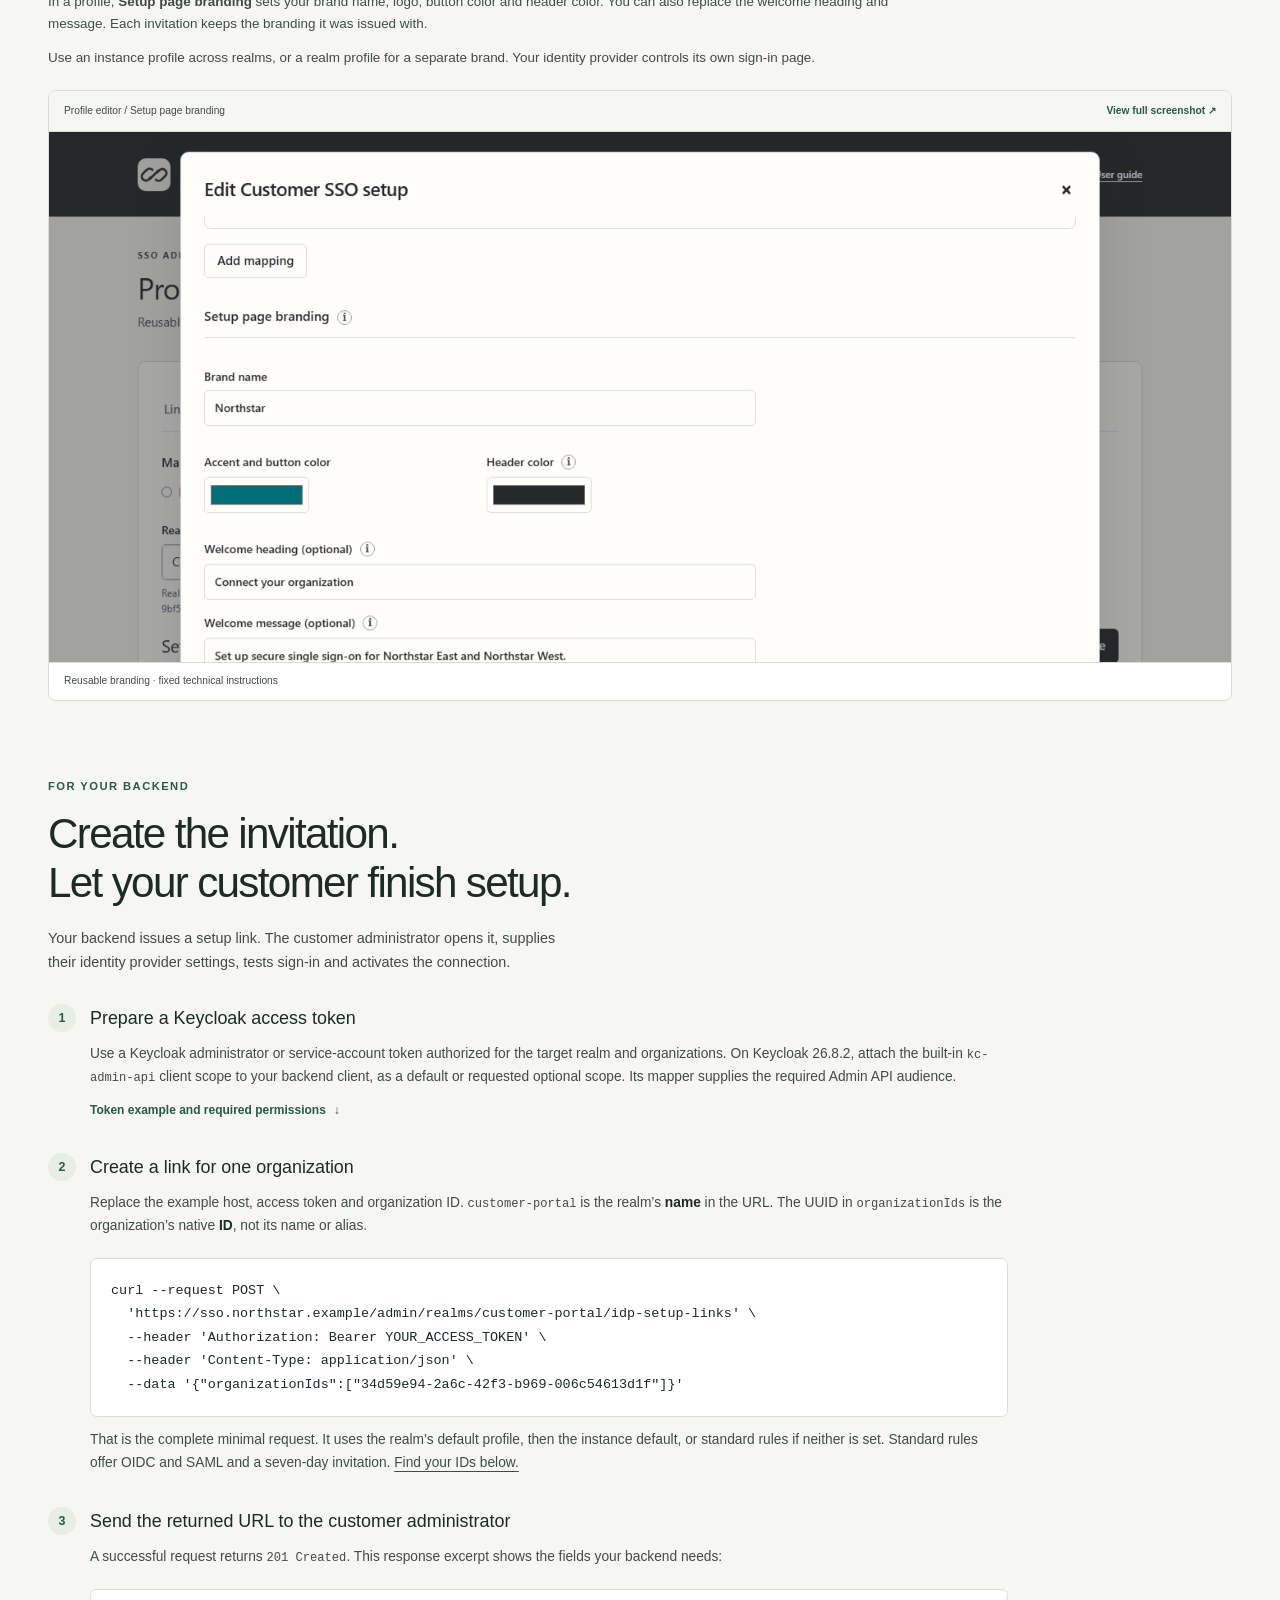
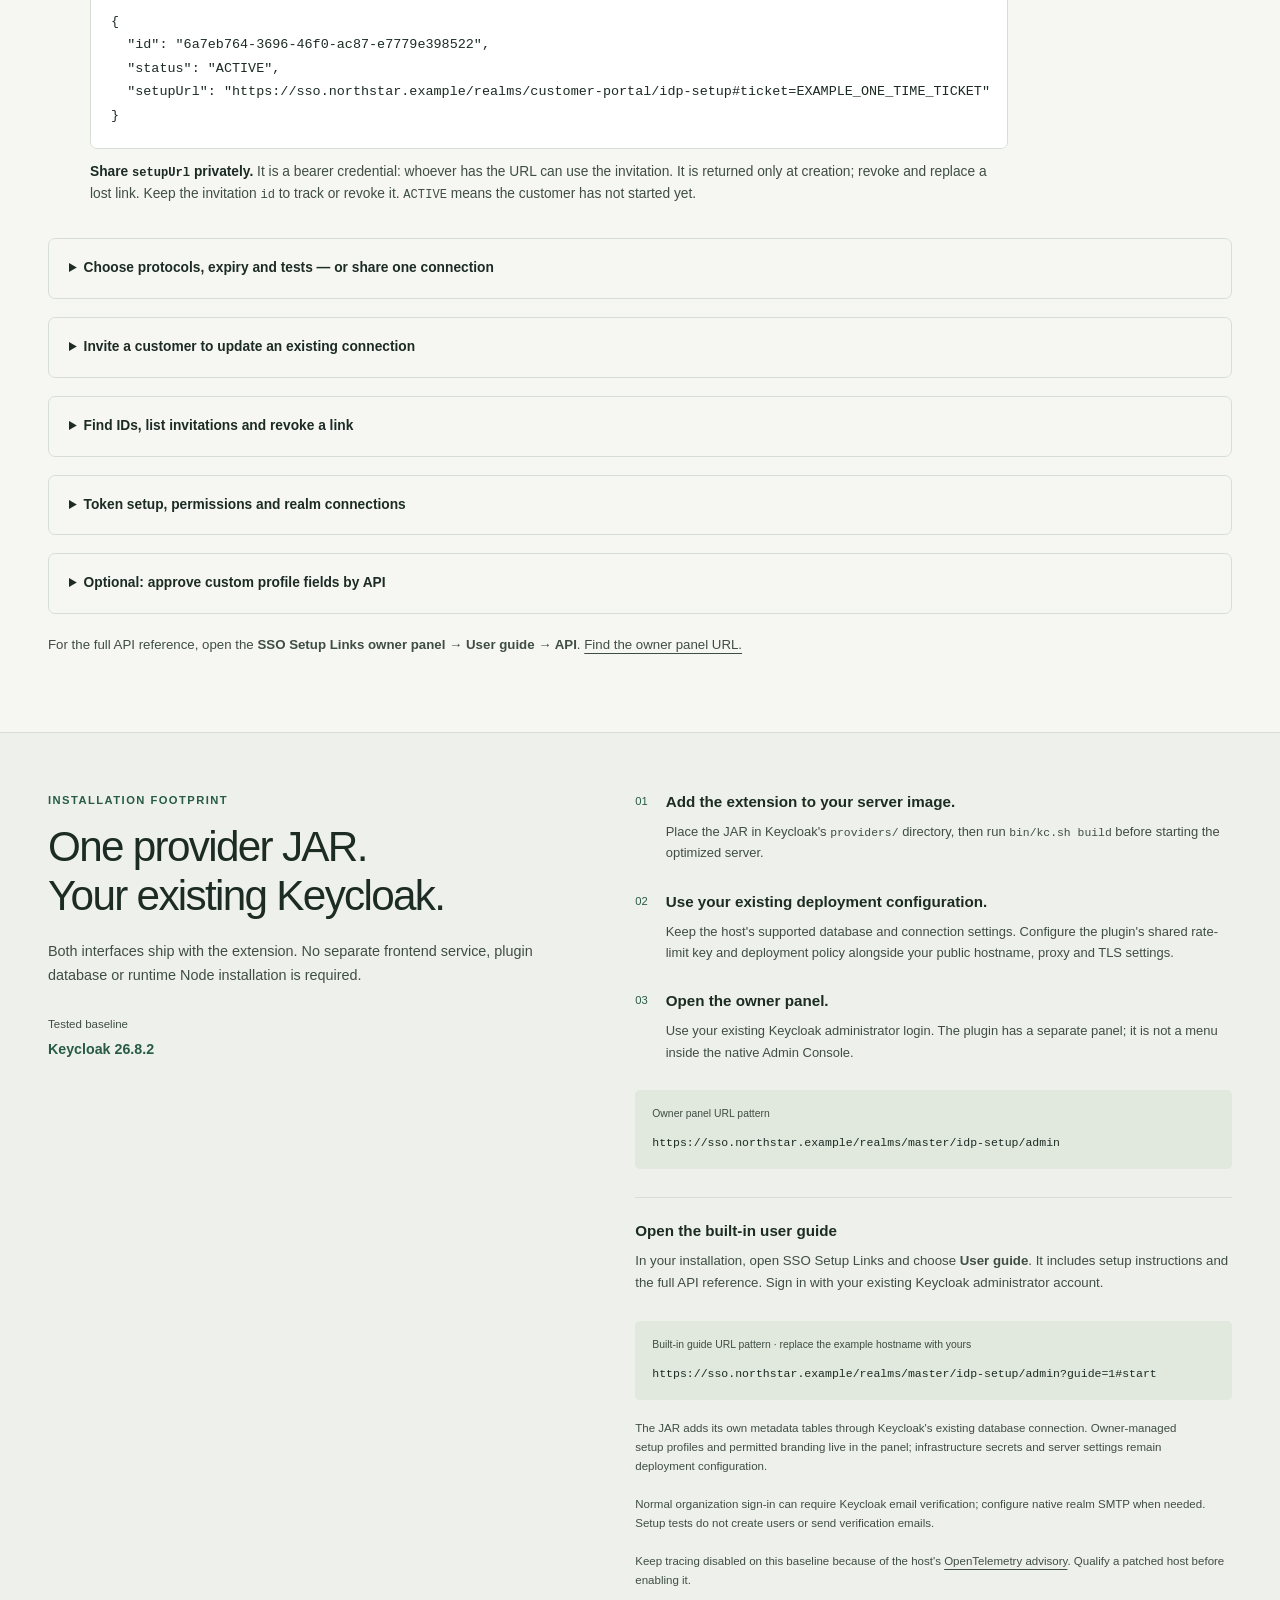
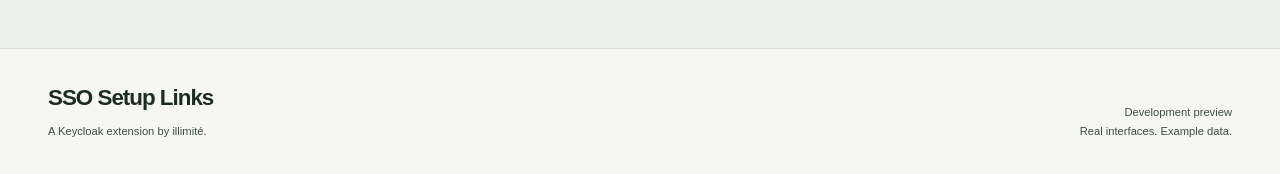
<file: keycloak-sso/index.html>
<!doctype html>
<html lang="en">
<head>
  <meta charset="utf-8">
  <meta name="viewport" content="width=device-width, initial-scale=1">
  <meta name="description" content="SSO Setup Links for Keycloak: invite a customer to create or update one SSO connection, scoped to one or more organizations.">
  <meta name="theme-color" content="#f6f7f3">
  <meta name="color-scheme" content="light">
  <title>SSO Setup Links for Keycloak</title>
  <link rel="canonical" href="https://nkaminsk.dev/keycloak-sso/">
  <link rel="icon" href="assets/favicon.svg" type="image/svg+xml">
  <link rel="stylesheet" href="styles.css">
  <script src="walkthrough.js" defer></script>
</head>
<body>
  <a class="skip-link" href="#main">Skip to content</a>
  <header class="site-header shell">
    <a class="brand" href="#main" aria-label="SSO Setup Links for Keycloak">
      <span class="wordmark">SSO Setup Links</span>
      <span class="brand-label">Keycloak extension<br>by illimité</span>
    </a>
    <nav class="header-nav" aria-label="Page navigation">
      <a href="#walkthrough">Walkthrough</a>
      <a href="#owner-workspace">Owner workspace</a>
      <a href="#api">API</a>
      <a href="#in-plugin-guide">User guide</a>
      <a href="#installation">Installation</a>
    </nav>
  </header>

  <main id="main">
    <section class="intro shell" aria-labelledby="page-title">
      <p class="eyebrow"><span class="status-dot" aria-hidden="true"></span> A focused Keycloak extension <span class="preview-label">Development preview</span></p>
      <h1 id="page-title">From invitation<br>to working <span>SSO.</span></h1>
      <p class="intro-copy">Let your customers configure single sign-on through a guided setup link.
        Keep accounts, permissions and connection control in your existing Keycloak.</p>
      <div class="intro-bottom">
        <p>One owner panel. One customer wizard.<br><strong>See the handoff from both sides.</strong></p>
        <a class="text-link" href="#walkthrough">Explore the walkthrough <span aria-hidden="true">↓</span></a>
      </div>
    </section>

    <section class="walkthrough shell" id="walkthrough" aria-labelledby="walkthrough-heading">
      <div class="section-topline">
        <div>
          <p class="eyebrow">The setup journey</p>
          <h2 id="walkthrough-heading">A clear handoff. A guided setup.</h2>
        </div>
        <fieldset class="protocol-choice" data-protocol-controls hidden>
          <legend>Explore a protocol</legend>
          <div class="segmented">
            <button type="button" data-protocol-select="oidc" aria-pressed="true">OIDC</button>
            <button type="button" data-protocol-select="saml" aria-pressed="false">SAML</button>
          </div>
        </fieldset>
      </div>
      <p class="walkthrough-note">Customer flow: Create application → Configure connection → Map claims → Test sign-in. Current screens with synthetic local example data.</p>

      <nav class="step-nav" aria-label="Walkthrough steps">
        <ol>
          <li><a href="#invite" data-step-select="invite"><span class="step-number">01</span><span><small>Owner</small><strong>Invite</strong></span></a></li>
          <li><a href="#register" data-step-select="register"><span class="step-number">02</span><span><small>Customer</small><strong>Create app</strong></span></a></li>
          <li><a href="#configure" data-step-select="configure"><span class="step-number">03</span><span><small>Customer</small><strong>Configure</strong></span></a></li>
          <li><a href="#mappings" data-step-select="mappings"><span class="step-number">04</span><span><small>Customer</small><strong>Map claims</strong></span></a></li>
          <li><a href="#test" data-step-select="test"><span class="step-number">05</span><span><small>Customer</small><strong>Test &amp; activate</strong></span></a></li>
          <li><a href="#activate" data-step-select="activate"><span class="step-number">06</span><span><small>Result</small><strong>Ready</strong></span></a></li>
        </ol>
      </nav>

      <div class="stage-container">
        <article class="walkthrough-step" id="invite" data-step="invite" aria-labelledby="invite-heading">
          <div class="stage-copy">
            <p class="role-label"><span aria-hidden="true">●</span> Existing Keycloak owner</p>
            <h3 id="invite-heading">Start with a scoped invitation.</h3>
            <p>Sign in with your existing Keycloak administrator account. <strong>Links</strong> opens with active setup links across accessible realms: unexpired invitations waiting to start or in progress. Search the paged <strong>Realm</strong> and <strong>Organization</strong> filters to narrow the list, then choose the realm for a new link.</p>
            <p>Check one or more organizations, or choose <strong>Realm Connection (no orgs)</strong>. No configured domains are needed. Set the protocol, expiry and testing policy, then share the link with the customer's identity-provider administrator.</p>
            <aside class="stage-aside"><strong>Your backend can do this too.</strong> Issue setup links through the REST API using an authorized Keycloak service account.</aside>
            <p class="stage-takeaway">One invitation creates one connection, shared by every selected organization.</p>
            <a class="text-link supporting-link" href="assets/links-workspace.png" data-enlarge data-caption="Links workspace — active setup links across accessible realms" target="_blank" rel="noopener">See the links home <span aria-hidden="true">↗</span></a>
          </div>
          <figure class="product-screen">
            <div class="screen-toolbar"><span>Owner panel <span aria-hidden="true">/</span> Two organizations, one connection</span><a href="assets/create-shared-link.png" class="enlarge-link" data-enlarge data-caption="Create a setup link for two organizations" target="_blank" rel="noopener">View full screenshot <span aria-hidden="true">↗</span></a></div>
            <div class="screen-scroll"><img src="assets/create-shared-link.png" width="1440" height="1250" alt="Create setup link with both selected organizations kept above the searchable, paged results." fetchpriority="high"></div>
            <figcaption>SSO Setup Links · one shared connection for two organizations</figcaption>
          </figure>
        </article>

        <article class="walkthrough-step" id="register" data-step="register" aria-labelledby="register-heading">
          <div class="stage-copy">
            <p class="role-label"><span aria-hidden="true">●</span> Customer's IdP administrator · screen 1 of 4</p>
            <h3 id="register-heading">Create the application at your provider.</h3>
            <p>Open the invitation and choose <strong>Custom OIDC</strong> or <strong>Custom SAML</strong>. The invitation determines which buttons are available.</p>
            <p>The invitation works until it expires, is revoked or setup completes. Active work keeps the session open. After 30 minutes of inactivity by default, reopen the original invitation to start again; previous draft settings and tests are cleared. An update restart leaves the live connection unchanged.</p>
            <div data-protocol="oidc"><p>Copy the exact <strong>Redirect URI / callback URL</strong> into a confidential OIDC application at your provider. Use Authorization Code; Keycloak exchanges the code on the server.</p><p>Save the application and keep its client ID and credential ready for the next screen.</p></div>
            <div data-protocol="saml"><p>Copy both the <strong>Assertion consumer service (ACS) URL</strong> and <strong>SP entity ID / Audience URI</strong> into a SAML application at your provider.</p><p>Both values are available before you enter the provider configuration. Keep its metadata URL ready for the next screen.</p></div>
            <aside class="stage-aside"><strong>Register the exact values.</strong> The callback belongs to this connection. A realm address alone does not replace it.</aside>
          </div>
          <div class="protocol-screens">
            <figure class="product-screen"><div class="screen-toolbar"><span>Customer wizard / Choose connection type</span><a href="assets/connection-type-choices.png" class="enlarge-link" data-enlarge data-caption="Choose Custom OIDC or Custom SAML" target="_blank" rel="noopener">View full screenshot ↗</a></div><div class="screen-scroll"><img src="assets/connection-type-choices.png" width="1440" height="1000" alt="Connection selection with Custom OIDC and Custom SAML buttons, without a provider recipe dropdown." loading="lazy"></div><figcaption>Choose the connection type allowed by the invitation</figcaption></figure>
            <figure class="product-screen" data-protocol="oidc"><div class="screen-toolbar"><span>Customer wizard / Create application</span><a href="assets/oidc-registration.png" class="enlarge-link" data-enlarge data-caption="OIDC — register the exact callback first" target="_blank" rel="noopener">View full screenshot ↗</a></div><div class="screen-scroll"><img src="assets/oidc-registration.png" width="1440" height="1000" alt="OIDC Create application screen showing the exact redirect URI before credentials are entered." loading="lazy"></div><figcaption>OIDC · exact application callback</figcaption></figure>
            <figure class="product-screen" data-protocol="saml"><div class="screen-toolbar"><span>Customer wizard / Create application</span><a href="assets/saml-registration.png" class="enlarge-link" data-enlarge data-caption="SAML — ACS URL and Audience URI" target="_blank" rel="noopener">View full screenshot ↗</a></div><div class="screen-scroll"><img src="assets/saml-registration.png" width="1440" height="1000" alt="SAML Create application screen showing both the ACS URL and SP entity ID, also called the Audience URI." loading="lazy"></div><figcaption>SAML · ACS URL and Audience URI</figcaption></figure>
          </div>
        </article>

        <article class="walkthrough-step" id="configure" data-step="configure" aria-labelledby="configure-heading">
          <div class="stage-copy">
            <p class="role-label"><span aria-hidden="true">●</span> Customer's IdP administrator</p>
            <h3 id="configure-heading">Connect the customer's identity provider.</h3>
            <div data-protocol="oidc">
              <p>Enter the <strong>OpenID configuration URL</strong>, <strong>client ID</strong> and <strong>client secret</strong>. If the invitation uses another authentication method, supply the credential it asks for.</p>
              <p><strong>Automatic</strong> imports the provider endpoints when you continue. You can upload or paste its configuration document instead. Manual entry is an Advanced fallback. When editing a saved OIDC draft, its imported provider URLs stay under Advanced; mapping changes do not require re-entering them.</p>
              <p>The client secret field remains visible when editing. The saved value stays hidden and is kept unless you choose <strong>Replace saved client secret</strong>.</p>
            </div>
            <div data-protocol="saml">
              <p><strong>Automatic</strong> needs the provider's <strong>SAML metadata URL</strong>, or an uploaded/pasted XML document.</p>
              <p><strong>Manual</strong> needs its entity ID, sign-on URL and public signing certificate. Request signing and HTTP Redirect/POST binding are under Advanced; requirements from imported metadata stay enforced.</p>
            </div>
            <aside class="stage-aside"><strong>Required or optional?</strong> Fields marked * are required. Most setups can leave Advanced closed.</aside>
          </div>
          <div class="protocol-screens">
            <figure class="product-screen" data-protocol="oidc">
              <div class="screen-toolbar"><span>Customer wizard <span aria-hidden="true">/</span> OIDC configuration</span><a href="assets/oidc-configuration.png" class="enlarge-link" data-enlarge data-caption="OIDC — discovery URL and application credentials" target="_blank" rel="noopener">View full screenshot <span aria-hidden="true">↗</span></a></div>
              <div class="screen-scroll"><img src="assets/oidc-configuration.png" width="1440" height="1380" alt="OIDC automatic configuration with required OpenID configuration URL, client ID and masked client secret, with Advanced collapsed." loading="lazy"></div>
              <figcaption>Actual customer interface · OIDC configuration</figcaption>
            </figure>
            <figure class="product-screen" data-protocol="saml">
              <div class="screen-toolbar"><span>Customer wizard <span aria-hidden="true">/</span> SAML configuration</span><a href="assets/saml-configuration.png" class="enlarge-link" data-enlarge data-caption="SAML — automatic metadata URL import" target="_blank" rel="noopener">View full screenshot <span aria-hidden="true">↗</span></a></div>
              <div class="screen-scroll"><img src="assets/saml-configuration.png" width="1440" height="1028" alt="SAML automatic configuration with one required metadata URL, a Manual option and collapsed Advanced settings." loading="lazy"></div>
              <figcaption>Actual customer interface · SAML configuration</figcaption>
            </figure>
          </div>
        </article>

        <article class="walkthrough-step" id="mappings" data-step="mappings" aria-labelledby="mappings-heading">
          <div class="stage-copy">
            <p class="role-label"><span aria-hidden="true">●</span> Customer's IdP administrator · screen 3 of 4</p>
            <h3 id="mappings-heading">Identify the account. Map its details.</h3>
            <div data-protocol="oidc"><p>OIDC uses <code>sub</code> as the account identifier. Profile mappings copy details such as email and name; they do not replace that ID.</p></div>
            <div data-protocol="saml"><p>Choose a stable <strong>Subject NameID</strong> or identity attribute. A transient NameID needs a separate stable identity attribute. Email or username profile mappings do not replace the identifier.</p></div>
            <p>Profiles supply the starting mappings and required fields. Edit permitted sources, <strong>Remove</strong> optional mappings, or choose an approved user field and <strong>Add mapping</strong>. Approve extra fields in <a href="#realm-settings">Realm settings</a>. The provider supplies the values; destination fields stay fixed.</p>
            <p>Mapping rules belong to the connection; values are stored on the user in that realm. Removing a mapping does not erase saved values. Keycloak may still import standard OIDC profile claims automatically.</p>
            <aside class="stage-aside"><strong>Save, then test.</strong> Choose Create connection to save the configuration and open the test screen. Activation happens after testing.</aside>
          </div>
          <div class="protocol-screens">
            <figure class="product-screen" data-protocol="oidc"><div class="screen-toolbar"><span>Customer wizard / Map claims</span><a href="assets/oidc-mappings.png" class="enlarge-link" data-enlarge data-caption="OIDC — profile defaults and an added realm-approved field" target="_blank" rel="noopener">View full screenshot ↗</a></div><div class="screen-scroll"><img src="assets/oidc-mappings.png" width="1440" height="1545" alt="OIDC profile defaults, a required email mapping, and an optional employeeId field added from the realm-approved list." loading="lazy"></div><figcaption>OIDC · profile defaults plus an approved custom field</figcaption></figure>
            <figure class="product-screen" data-protocol="saml"><div class="screen-toolbar"><span>Customer wizard / Map claims</span><a href="assets/saml-mappings.png" class="enlarge-link" data-enlarge data-caption="SAML — stable identity and realm-approved custom mappings" target="_blank" rel="noopener">View full screenshot ↗</a></div><div class="screen-scroll"><img src="assets/saml-mappings.png" width="1440" height="1651" alt="SAML stable identity source, required profile defaults and an added optional employeeId mapping." loading="lazy"></div><figcaption>SAML · stable identity and approved user fields</figcaption></figure>
          </div>
        </article>

        <article class="walkthrough-step" id="test" data-step="test" aria-labelledby="test-heading">
          <div class="stage-copy">
            <p class="role-label"><span aria-hidden="true">●</span> Customer's IdP administrator</p>
            <h3 id="test-heading">Confirm one stable identity.</h3>
            <p>When two tests are required, sign in twice with the same identity-provider account. Both must return the same user ID; the second asks for fresh authentication. This compares returned identities, not how the provider authenticated the person.</p>
            <p><strong>4. Test sign-in.</strong> Run the first test, then the second when required. A different account or missing required claim is explained on this page. Correct the settings or restart the check, then test again. Closing the sign-in window lets you retry.</p>
            <p>Open <strong>Test details</strong> under either result to inspect the user ID and available verified OIDC claims and UserInfo, or SAML NameID and attributes, including failed claim validation. Use <strong>Copy JSON</strong> to copy the displayed response. Tokens and credentials are hidden. Preview size limits can shorten values or omit claims. Details expire after 15 minutes and stay out of activity logs and notifications.</p>
            <p><strong>Back</strong> preserves edits while you review earlier steps. <strong>Cancel editing</strong> restores the saved draft. Saving changes clears earlier test results. Complete the tests required by the invitation before activation.</p>
            <p>A <strong>draft</strong> is the saved test connection. Activation makes it live; an update keeps the current connection in use until you apply the tested changes.</p>
            <a class="text-link supporting-link" href="assets/test-sign-in.png" data-enlarge data-caption="Example provider — fresh sign-in by the same account" target="_blank" rel="noopener">See the sign-in window <span aria-hidden="true">↗</span></a>
            <aside class="stage-aside"><strong>Tests do not create users.</strong> The checks confirm a repeatable provider identity. They leave Keycloak users and linked accounts unchanged.</aside>
            <p class="stage-takeaway">The two-test policy is optional for new setup links. When enabled, it cannot be bypassed.</p>
          </div>
          <div class="protocol-screens">
            <figure class="product-screen" data-protocol="oidc">
              <div class="screen-toolbar"><span>Customer wizard <span aria-hidden="true">/</span> OIDC test results</span><a href="assets/oidc-tests.png" class="enlarge-link" data-enlarge data-caption="OIDC — matching sign-ins, Test details and activation" target="_blank" rel="noopener">View full screenshot <span aria-hidden="true">↗</span></a></div>
              <div class="screen-scroll"><img src="assets/oidc-tests.png" width="1440" height="3386" alt="Two successful OIDC sign-ins, expandable Test details under each result, and activation on the same page." loading="lazy"></div>
              <figcaption>Two successful sign-in tests · OIDC</figcaption>
            </figure>
            <figure class="product-screen" data-protocol="saml">
              <div class="screen-toolbar"><span>Customer wizard <span aria-hidden="true">/</span> SAML test results</span><a href="assets/saml-tests.png" class="enlarge-link" data-enlarge data-caption="SAML — matching sign-ins, Test details and activation" target="_blank" rel="noopener">View full screenshot <span aria-hidden="true">↗</span></a></div>
              <div class="screen-scroll"><img src="assets/saml-tests.png" width="1440" height="3060" alt="Two successful SAML sign-ins with a confirmed user ID, expandable Test details, and activation available." loading="lazy"></div>
              <figcaption>Two successful sign-in tests · SAML</figcaption>
            </figure>
          </div>
        </article>

        <article class="walkthrough-step" id="activate" data-step="activate" aria-labelledby="activate-heading">
          <div class="stage-copy">
            <p class="role-label"><span aria-hidden="true">●</span> Customer's IdP administrator</p>
            <h3 id="activate-heading">Put the connection into service.</h3>
            <p>Choose <strong>Activate connection</strong> at the bottom of the Test sign-in screen. Required confirmation must still be fresh: it lasts 15 minutes. There is no separate activation step to navigate to.</p>
            <p>The saved connection keeps every organization selected in the invitation. Your team can then verify an ordinary application sign-in. Optional <strong>Support</strong> and <strong>Return</strong> actions appear after successful activation, so the customer can open help or go back to your application.</p>
            <aside class="stage-aside"><strong>Update the same connection later.</strong> Open <strong>Connections</strong> and choose <strong>Create update link</strong> on its row. Its existing organizations stay attached.</aside>
            <p class="stage-takeaway">Keycloak continues to own users, sessions and access decisions.</p>
          </div>
          <div class="protocol-screens">
            <figure class="product-screen" data-protocol="oidc">
              <div class="screen-toolbar"><span>Customer wizard <span aria-hidden="true">/</span> OIDC activation</span><a href="assets/connection-active.png" class="enlarge-link" data-enlarge data-caption="Shared OIDC connection activated" target="_blank" rel="noopener">View full screenshot <span aria-hidden="true">↗</span></a></div>
              <div class="screen-scroll"><img src="assets/connection-active.png" width="1440" height="1000" alt="The completed setup confirming that the shared OIDC connection is active." loading="lazy"></div>
              <figcaption>Actual activation screen · OIDC connection</figcaption>
            </figure>
            <figure class="product-screen" data-protocol="saml">
              <div class="screen-toolbar"><span>Customer wizard <span aria-hidden="true">/</span> SAML activation</span><a href="assets/connection-active.png" class="enlarge-link" data-enlarge data-caption="SAML wizard — connection activated" target="_blank" rel="noopener">View full screenshot <span aria-hidden="true">↗</span></a></div>
              <div class="screen-scroll"><img src="assets/connection-active.png" width="1440" height="1000" alt="The completed setup confirming that the SAML connection is active." loading="lazy"></div>
              <figcaption>Actual activation screen · SAML connection</figcaption>
            </figure>
          </div>
        </article>
      </div>

      <div class="walkthrough-controls" data-walkthrough-controls hidden>
        <button class="button button-secondary" type="button" data-previous disabled><span aria-hidden="true">←</span> Previous</button>
        <p class="step-progress" data-progress>Stage 1 of 6 <span aria-hidden="true">·</span> Invite</p>
        <button class="button button-primary" type="button" data-next>Next: Create app <span aria-hidden="true">→</span></button>
      </div>
      <p class="visually-hidden" role="status" data-announcement></p>
      <noscript><p class="noscript-note">All stages and both protocols are shown below one another. Open any screenshot to view it at full size.</p></noscript>
    </section>

    <section class="control-section shell section-space" id="features" aria-labelledby="features-heading">
      <div class="section-heading"><p class="eyebrow">Delegate the setup, keep the control</p><h2 id="features-heading">A useful layer around<br>the platform you already run.</h2><p>The extension handles the setup journey. Native Keycloak handles identity.</p></div>
      <div class="feature-grid">
        <article><span class="feature-index" aria-hidden="true">01 / SCOPE</span><h3>Choose who shares the connection.</h3><p>Search organizations by name or alias in pages of 20; selections stay visible across pages. Select up to 50 organizations per plugin request, or use a realm connection. This does not limit the organizations in Keycloak.</p></article>
        <article><span class="feature-index" aria-hidden="true">02 / PROFILES</span><h3>Reuse the rules you need.</h3><p>Profiles save protocols, mappings, lifetime, tests, allowed updates and branding. Optional Support and Return URLs can inherit your settings or use profile-specific values. Each new invitation copies its rules; profile edits affect future invitations.</p></article>
        <article><span class="feature-index" aria-hidden="true">03 / UPDATES</span><h3>Keep an existing connection current.</h3><p>Issue a link for credential replacement or changes allowed by a profile. The customer updates that connection; its organization associations stay in place.</p></article>
      </div>
      <p class="settings-note"><strong>Instance settings</strong> supplies shared defaults. <strong>Realm settings</strong> chooses defaults for one realm, including its <strong>Default profile</strong> and optional backend notification. The separate <strong>Deployment information</strong> dropdown shows read-only server configuration.</p>
      <p class="settings-note">Configure optional full HTTPS <strong>Support URL</strong> and <strong>Return URL</strong> values once under <strong>After-setup links</strong> in Instance settings. Realms inherit each value unless they override it; an explicit profile URL takes precedence. New invitations save the resolved URLs, so later settings edits affect future links. An existing invitation’s button may disappear if you remove its website from your settings.</p>
      <p class="settings-note"><strong>Activity</strong> shows setup history across accessible realms. Use its paged realm and organization filters to narrow the list, including realm connections and retained history for disabled or deleted organizations.</p>
      <a class="text-link supporting-link" href="assets/connection-active.png" data-enlarge data-caption="Optional Return and Support buttons after successful setup or update" target="_blank" rel="noopener">See Return and Support on the success screen <span aria-hidden="true">↗</span></a>
      <div class="ownership-note"><span class="ownership-mark" aria-hidden="true">↳</span><p><strong>Still your Keycloak.</strong> Native accounts, sessions, brokering and advanced organization and sign-in settings stay with the host platform. The extension stays focused on SSO setup and maintenance.</p></div>
    </section>

    <section class="shell section-space" id="owner-workspace" aria-labelledby="workspace-heading">
      <div class="section-heading"><p class="eyebrow">A focused owner workspace</p><h2 id="workspace-heading">Start with links.<br>Keep the context in view.</h2><p>Links, Connections, Activity, Profiles and Settings have their own navigation entries. Realm and organization filters narrow the workspace without an organization browser.</p></div>
      <div class="workspace-overview">
        <div class="workspace-copy"><h3>Active invitations, together.</h3><p>The Links home brings together invitations across accessible realms. Search the paged filters by name or ID, inspect progress with <strong>View</strong>, or create a new setup link.</p><p>A selected realm stays selected when you switch between <strong>Instance profiles</strong> and <strong>Realm profiles</strong>, or between <strong>Instance settings</strong> and <strong>Realm settings</strong>.</p><a class="text-link supporting-link" href="#profiles-settings">Explore profiles and settings <span aria-hidden="true">↓</span></a></div>
        <figure class="product-screen">
          <div class="screen-toolbar"><span>Owner panel <span aria-hidden="true">/</span> Links</span><a href="assets/links-workspace.png" class="enlarge-link" data-enlarge data-caption="Links workspace — active setup links across accessible realms" target="_blank" rel="noopener">View full screenshot <span aria-hidden="true">↗</span></a></div>
          <div class="screen-scroll"><img src="assets/links-workspace.png" width="1440" height="1000" alt="Links workspace showing active invitations, realm and organization filters, and navigation to Connections, Activity, Profiles and Settings." loading="lazy"></div>
          <figcaption>Links home · one list across accessible realms</figcaption>
        </figure>
      </div>
    </section>

    <section class="shell section-space" id="shared-connections" aria-labelledby="shared-heading">
      <div class="section-heading"><p class="eyebrow">Organizations and connections</p><h2 id="shared-heading">One connection.<br>Several organizations.</h2><p>Check both organizations when creating the link. After activation, one saved connection keeps both native organization associations.</p></div>
      <div class="shared-grid">
        <div>
          <h3>Find it directly in Connections.</h3>
          <p>A flat list shows connections across accessible realms, including realm connections with no organizations. Search the paged <strong>Realm</strong> and <strong>Organization</strong> filters to narrow it. Each row keeps the realm and associated organizations visible.</p>
          <figure class="product-screen">
            <div class="screen-toolbar"><span>Owner panel <span aria-hidden="true">/</span> Connections</span><a href="assets/connections-workspace.png" class="enlarge-link" data-enlarge data-caption="Connections workspace — flat list with realm and organization filters" target="_blank" rel="noopener">View full screenshot <span aria-hidden="true">↗</span></a></div>
            <div class="screen-scroll"><img src="assets/connections-workspace.png" width="1440" height="1198" alt="Flat Connections list with realm and organization filters, visible organization associations, and a Create update link action on each permitted row." loading="lazy"></div>
            <figcaption>Connections · accessible realms, visible associations, direct update actions</figcaption>
          </figure>
        </div>
        <div>
          <h3>Create a link to update it.</h3>
          <p>Choose <strong>Create update link</strong> on the connection row. The update affects every organization using it, and the issuer must have permission for all of them. If its associations change, issue a fresh update link. Native Keycloak membership and sign-in rules still apply.</p>
          <figure class="product-screen">
            <div class="screen-toolbar"><span>Owner panel <span aria-hidden="true">/</span> Update invitation</span><a href="assets/update-shared-link.png" class="enlarge-link" data-enlarge data-caption="Update link scoped to every organization using the connection" target="_blank" rel="noopener">View full screenshot <span aria-hidden="true">↗</span></a></div>
            <div class="screen-scroll"><img src="assets/update-shared-link.png" width="1440" height="1250" alt="The update invitation form names both organizations affected by the shared connection update." loading="lazy"></div>
            <figcaption>A new invitation · the same connection and organizations</figcaption>
          </figure>
          <a class="text-link supporting-link" href="assets/update-connection.png" data-enlarge data-caption="Customer update screen — only permitted changes are available" target="_blank" rel="noopener">See the customer’s update screen <span aria-hidden="true">↗</span></a>
          <a class="text-link supporting-link" href="assets/update-complete.png" data-enlarge data-caption="The tested update is active for both organizations" target="_blank" rel="noopener">See the completed update <span aria-hidden="true">↗</span></a>
        </div>
      </div>
    </section>

    <section class="shell section-space" id="profiles-settings" aria-labelledby="profiles-settings-heading">
      <div class="section-heading"><p class="eyebrow">Reusable rules and defaults</p><h2 id="profiles-settings-heading">Choose the scope.<br>Keep the chosen realm.</h2><p>Named Instance and Realm switches make the scope explicit. Instance scope requires instance administrator access; switching scope preserves the selected realm.</p></div>
      <div class="workspace-grid">
        <article id="instance-profiles"><h3>Instance profiles</h3><p>Save shared setup rules for use across realms. A link still targets one realm and its authorized organizations.</p>
          <figure class="product-screen"><div class="screen-toolbar"><span>Profiles <span aria-hidden="true">/</span> Instance profiles</span><a href="assets/instance-profiles.png" class="enlarge-link" data-enlarge data-caption="Profiles — Instance profiles with the explicit scope switch" target="_blank" rel="noopener">View full screenshot <span aria-hidden="true">↗</span></a></div><div class="screen-scroll"><img src="assets/instance-profiles.png" width="1440" height="1000" alt="Profiles workspace with Instance profiles selected and a separate Realm profiles switch." loading="lazy"></div><figcaption>Shared profiles · instance administrator scope</figcaption></figure>
        </article>
        <article id="realm-profiles"><h3>Realm profiles</h3><p>Profiles supply default mappings, required fields and source-editing rules. A shared instance profile can be reused across realms; custom fields still need to exist and be approved in each destination realm for new connections.</p>
          <figure class="product-screen"><div class="screen-toolbar"><span>Profiles <span aria-hidden="true">/</span> Realm profiles</span><a href="assets/realm-profiles.png" class="enlarge-link" data-enlarge data-caption="Profiles — Realm profiles with the selected realm preserved" target="_blank" rel="noopener">View full screenshot <span aria-hidden="true">↗</span></a></div><div class="screen-scroll"><img src="assets/realm-profiles.png" width="1440" height="1162" alt="Profiles workspace with Realm profiles selected and the chosen realm visible beside the scope controls." loading="lazy"></div><figcaption>Realm profiles · rules for the chosen realm</figcaption></figure>
        </article>
        <article id="instance-settings"><h3>Instance settings</h3><p>Set shared defaults once. Under <strong>After-setup links</strong>, enter an optional full HTTPS <strong>Support URL</strong> for help and <strong>Return URL</strong> for your application. Each realm inherits both values.</p>
          <figure class="product-screen"><div class="screen-toolbar"><span>Settings <span aria-hidden="true">/</span> Instance settings</span><a href="assets/instance-settings.png" class="enlarge-link" data-enlarge data-caption="Settings — Instance defaults and optional after-setup URLs" target="_blank" rel="noopener">View full screenshot <span aria-hidden="true">↗</span></a></div><div class="screen-scroll"><img src="assets/instance-settings.png" width="1440" height="1142" alt="Instance settings with optional Support URL and Return URL fields under After-setup links." loading="lazy"></div><figcaption>Instance defaults · configure the actual destination URLs</figcaption></figure>
        </article>
        <article id="realm-settings"><h3>Realm settings</h3><p>Under <strong>Approved custom fields</strong>, choose existing fields from this realm’s Keycloak User profile. Customers can add them during new connection setup, even when they are absent from profile defaults. The extension does not create user fields. Each invitation keeps its saved list; changes affect future invitations.</p>
          <figure class="product-screen"><div class="screen-toolbar"><span>Settings <span aria-hidden="true">/</span> Realm settings</span><a href="assets/realm-settings.png" class="enlarge-link" data-enlarge data-caption="Settings — realm-approved custom fields and optional completion links" target="_blank" rel="noopener">View full screenshot <span aria-hidden="true">↗</span></a></div><div class="screen-scroll"><img src="assets/realm-settings.png" width="1440" height="2554" alt="Realm settings with employeeId approved for new connection mappings and separate optional Support and Return URLs." loading="lazy"></div><figcaption>Realm settings · custom field approval and optional completion links</figcaption></figure>
        </article>
      </div>
      <p class="settings-note">For new connections, missing or unapproved required profile fields prevent link creation; unavailable optional defaults are omitted. Update links retain their profile’s existing mapping rules. Optional Support and Return URLs inherit independently from instance settings and appear after successful setup; a profile can override either destination.</p>
      <article id="branding"><h3>Brand the customer setup page.</h3><p>In a profile, <strong>Setup page branding</strong> sets your brand name, logo, button color and header color. You can also replace the welcome heading and message. Each invitation keeps the branding it was issued with.</p><p>Use an instance profile across realms, or a realm profile for a separate brand. Your identity provider controls its own sign-in page.</p>
        <figure class="product-screen"><div class="screen-toolbar"><span>Profile editor / Setup page branding</span><a href="assets/setup-page-branding.png" class="enlarge-link" data-enlarge data-caption="Profile branding — name, colors and welcome text" target="_blank" rel="noopener">View full screenshot ↗</a></div><div class="screen-scroll"><img src="assets/setup-page-branding.png" width="1440" height="1000" alt="Profile editor with Northstar branding, separate button and header colors, and custom welcome text." loading="lazy"></div><figcaption>Reusable branding · fixed technical instructions</figcaption></figure>
      </article>
    </section>

    <section class="shell section-space" id="api" aria-labelledby="api-heading">
      <div class="section-heading">
        <p class="eyebrow">For your backend</p>
        <h2 id="api-heading">Create the invitation.<br>Let your customer finish setup.</h2>
        <p>Your backend issues a setup link. The customer administrator opens it, supplies their identity provider settings, tests sign-in and activates the connection.</p>
      </div>

      <ol class="api-steps">
        <li>
          <h3>Prepare a Keycloak access token</h3>
          <p>Use a Keycloak administrator or service-account token authorized for the target realm and organizations. On Keycloak 26.8.2, attach the built-in <code>kc-admin-api</code> client scope to your backend client, as a default or requested optional scope. Its mapper supplies the required Admin API audience.</p>
          <a class="text-link supporting-link" href="#api-auth">Token example and required permissions <span aria-hidden="true">↓</span></a>
        </li>
        <li>
          <h3>Create a link for one organization</h3>
          <p>Replace the example host, access token and organization ID. <code>customer-portal</code> is the realm’s <strong>name</strong> in the URL. The UUID in <code>organizationIds</code> is the organization’s native <strong>ID</strong>, not its name or alias.</p>
          <pre class="api-code"><code>curl --request POST \
  'https://sso.northstar.example/admin/realms/customer-portal/idp-setup-links' \
  --header 'Authorization: Bearer YOUR_ACCESS_TOKEN' \
  --header 'Content-Type: application/json' \
  --data '{"organizationIds":["34d59e94-2a6c-42f3-b969-006c54613d1f"]}'</code></pre>
          <p>That is the complete minimal request. It uses the realm’s default profile, then the instance default, or standard rules if neither is set. Standard rules offer OIDC and SAML and a seven-day invitation. <a href="#api-discovery">Find your IDs below.</a></p>
        </li>
        <li>
          <h3>Send the returned URL to the customer administrator</h3>
          <p>A successful request returns <code>201 Created</code>. This response excerpt shows the fields your backend needs:</p>
          <pre class="api-code"><code>{
  "id": "6a7eb764-3696-46f0-ac87-e7779e398522",
  "status": "ACTIVE",
  "setupUrl": "https://sso.northstar.example/realms/customer-portal/idp-setup#ticket=EXAMPLE_ONE_TIME_TICKET"
}</code></pre>
          <p><strong>Share <code>setupUrl</code> privately.</strong> It is a bearer credential: whoever has the URL can use the invitation. It is returned only at creation; revoke and replace a lost link. Keep the invitation <code>id</code> to track or revoke it. <code>ACTIVE</code> means the customer has not started yet.</p>
        </li>
      </ol>

      <div class="api-reference-group" aria-label="More API workflows and reference">
        <details class="api-more" id="api-options">
          <summary>Choose protocols, expiry and tests — or share one connection</summary>
          <p>Use the same POST endpoint and headers. This fuller example selects a saved profile and requests <strong>one OIDC connection shared by two organizations</strong>, with a one-day invitation and two successful sign-ins required before activation:</p>
          <pre class="api-code"><code>{
  "purpose": "CREATE",
  "organizationIds": [
    "34d59e94-2a6c-42f3-b969-006c54613d1f",
    "f1493eb3-3fa3-4350-953d-d1807c053f99"
  ],
  "allowedProviderTypes": ["oidc"],
  "expirationSeconds": 86400,
  "requireTwoSuccessfulTests": true,
  "profileId": "YOUR_PROFILE_ID",
  "profileRevision": 1
}</code></pre>
          <p>Replace the profile ID and revision with an enabled profile’s <code>id</code> and latest <code>revision</code>, or omit both to use the default selection. Use 1–50 unique organization IDs and permission for every selected organization. <code>organizationId</code> also accepts a single ID; send one organization field, never both. No organization domain is required.</p>
          <div class="api-table-wrap">
            <table class="api-table">
              <caption>Optional invitation settings</caption>
              <thead><tr><th scope="col">Field</th><th scope="col">What to send</th></tr></thead>
              <tbody>
                <tr><th scope="row"><code>allowedProviderTypes</code></th><td>An array: <code>["oidc"]</code> for OpenID Connect, <code>["saml"]</code> for SAML, or <code>["oidc", "saml"]</code> for both. Omit it, or send an empty array, to use the profile’s protocols. Values are lowercase.</td></tr>
                <tr><th scope="row"><code>expirationSeconds</code></th><td>An integer from 1 to the effective profile’s maximum. Omit for its default. Standard rules default to <code>604800</code> (7 days), with a maximum of <code>2592000</code> (30 days).</td></tr>
                <tr><th scope="row"><code>requireTwoSuccessfulTests</code></th><td><code>true</code> requires two fresh sign-ins with the same stable account ID. Omitted or <code>false</code> preserves the profile’s requirement; it cannot disable required tests. Standard rules default to <code>false</code>.</td></tr>
                <tr><th scope="row"><code>profileId</code></th><td>The <code>id</code> of an enabled realm or shared instance profile. Omit to use the default selection described above. A shared profile supplies rules; the request still targets one realm and its authorized organizations.</td></tr>
                <tr><th scope="row"><code>profileRevision</code></th><td>A positive integer, only with <code>profileId</code>. Omit to select that profile’s latest revision. If supplied, it must be the latest revision and the profile must be enabled.</td></tr>
              </tbody>
            </table>
          </div>
          <p>Request options must fit the effective profile’s rules: OIDC must be allowed and the lifetime must be within its maximum. A profile requirement for two tests cannot be disabled.</p>
        </details>

        <details class="api-more" id="api-updates">
          <summary>Invite a customer to update an existing connection</summary>
          <p>POST to the same endpoint with an update purpose. This issues a <strong>new invitation to update the connection</strong>. It does not edit an earlier setup link or change the live connection immediately.</p>
          <pre class="api-code"><code>curl --request POST \
  'https://sso.northstar.example/admin/realms/customer-portal/idp-setup-links' \
  --header 'Authorization: Bearer YOUR_ACCESS_TOKEN' \
  --header 'Content-Type: application/json' \
  --data '{
    "purpose": "ROTATE_CREDENTIALS",
    "targetIdentityProviderId": "9b387fc5-e6cc-43c9-87dd-57f30945ebd7"
  }'</code></pre>
          <p><code>targetIdentityProviderId</code> is the connection’s immutable native <code>id</code> from <code>GET …/connections</code>. It is different from an invitation ID, an organization ID and the connection’s alias. Omit both organization fields: the update inherits <strong>every existing organization association</strong>. Omit <code>allowedProviderTypes</code>; the connection fixes the protocol.</p>
          <div class="api-table-wrap">
            <table class="api-table">
              <caption>Exact <code>purpose</code> values</caption>
              <thead><tr><th scope="col">Value</th><th scope="col">What the recipient can do</th></tr></thead>
              <tbody>
                <tr><th scope="row"><code>CREATE</code></th><td>Configure a new connection. This is the default when <code>purpose</code> is omitted, null or blank. Do not send a target connection ID.</td></tr>
                <tr><th scope="row"><code>ROTATE_CREDENTIALS</code></th><td>Replace the target’s OIDC client secret or SAML verification certificates. A successful sign-in test is required; the effective profile may require two.</td></tr>
                <tr><th scope="row"><code>MAINTAIN</code></th><td>Make only the changes allowed by a saved profile’s maintenance capabilities. The effective saved profile must permit at least one capability and require two successful tests.</td></tr>
              </tbody>
            </table>
          </div>
          <p>For broader maintenance, replace the request body with the following, using an enabled profile configured for the changes you want to delegate:</p>
          <pre class="api-code"><code>{
  "purpose": "MAINTAIN",
  "targetIdentityProviderId": "9b387fc5-e6cc-43c9-87dd-57f30945ebd7",
  "profileId": "YOUR_MAINTENANCE_PROFILE_ID"
}</code></pre>
          <p>A realm or instance default can supply the saved maintenance profile instead. Set its rules in <a href="#profiles-settings">Profiles</a>: passing <code>requireTwoSuccessfulTests: true</code> in the invitation request does not replace the profile’s two-test requirement.</p>
          <details class="api-nested">
            <summary>Maintenance capability codes for profile authors</summary>
            <p>These belong to a profile’s <code>policy.maintenanceCapabilities</code> array, not the invitation request. Every nonempty capability set requires <code>policy.requireTwoSuccessfulTests: true</code>.</p>
            <dl class="api-fields">
              <div><dt><code>CREDENTIAL_ROTATION</code></dt><dd>Change credentials.</dd></div>
              <div><dt><code>ENDPOINTS</code></dt><dd>Change protocol endpoint URLs.</dd></div>
              <div><dt><code>DISPLAY_NAME</code></dt><dd>Change the connection’s display label.</dd></div>
              <div><dt><code>PROFILE_MAPPINGS</code></dt><dd>Change profile field mappings within the profile’s rules.</dd></div>
              <div><dt><code>CERTIFICATE_ADD</code></dt><dd>Add SAML verification certificates.</dd></div>
              <div><dt><code>CERTIFICATE_REPLACE</code></dt><dd>Replace SAML verification certificates.</dd></div>
              <div><dt><code>CERTIFICATE_RETIRE</code></dt><dd>Retire SAML verification certificates.</dd></div>
            </dl>
          </details>
          <p>Updates require authority over every organization using the connection. They also require native <code>manage-identity-providers</code> authority unless the connection allows delegated updates (<code>kc.setup.delegated-updates=true</code>, set on connections created through setup links). Update invitations cannot skip testing.</p>
        </details>

        <details class="api-more" id="api-discovery">
          <summary>Find IDs, list invitations and revoke a link</summary>
          <p>Use your administrator bearer token for these GET requests. Every path below starts at your Keycloak host and uses the realm name <code>customer-portal</code>.</p>
          <pre class="api-code"><code>GET /admin/realms/customer-portal/idp-setup-links/organizations?search=northstar&amp;first=0&amp;max=50
GET /admin/realms/customer-portal/idp-setup-links/connections?organizationId=YOUR_ORGANIZATION_ID&amp;first=0&amp;max=50
GET /admin/realms/customer-portal/idp-setup-links/profiles?organizationId=YOUR_ORGANIZATION_ID&amp;first=0&amp;max=50</code></pre>
          <dl class="api-fields">
            <div><dt>Organizations</dt><dd>A JSON array. Use each organization’s <code>id</code> in <code>organizationIds</code>. Search matches its name, alias or ID.</dd></div>
            <div><dt>Connections</dt><dd>An object with <code>items</code>, <code>total</code>, <code>first</code> and <code>max</code>. Use an item’s <code>id</code> as <code>targetIdentityProviderId</code>. <code>updateAllowed</code> reports update eligibility for the caller.</dd></div>
            <div><dt>Profiles</dt><dd>A JSON array of enabled profiles. Use <code>id</code> as <code>profileId</code> and, if pinning it, <code>revision</code> as <code>profileRevision</code>.</dd></div>
          </dl>
          <p>Only authorized results are returned. <code>first</code> is a zero-based offset; <code>max</code> is the page size. Use <code>max=50</code> for all three requests and advance <code>first</code> to <code>50</code>, then <code>100</code>, and so on. For array responses, continue until an empty array. For paged objects, stop when <code>first + items.length &gt;= total</code>. Organizations, connections and invitations cap <code>max</code> at 200; profiles accept 1–100.</p>
          <p>To track invitations or revoke one, use:</p>
          <pre class="api-code"><code>GET /admin/realms/customer-portal/idp-setup-links?activeOnly=true&amp;first=0&amp;max=50
DELETE /admin/realms/customer-portal/idp-setup-links/YOUR_INVITATION_ID</code></pre>
          <p>The list has the same paged-object shape as connections. <code>activeOnly=true</code> includes unexpired invitations that are not started, being configured or being tested. It excludes completed, revoked and expired invitations. <code>status=ACTIVE</code> means only <strong>Not started</strong>. A successful DELETE returns <code>204 No Content</code>.</p>
          <p>To add organizations directly to a saved connection, POST <code>{"organizationIds":["YOUR_ADDITIONAL_ORGANIZATION_ID"]}</code> to <code>/admin/realms/customer-portal/idp-setup-links/connections/YOUR_CONNECTION_ID/organizations</code>. This adds native associations without removing existing ones or issuing an invitation. It requires authority for every current and added organization, plus the update authority described above.</p>
        </details>

        <details class="api-more" id="api-auth">
          <summary>Token setup, permissions and realm connections</summary>
          <p>For a backend service account, enable client authentication and service accounts on your Keycloak client. Assign its service account the permissions needed for this realm. Keep the standard <code>roles</code> client scope and its role mappers. Attach the built-in <code>kc-admin-api</code> client scope as a default scope, or as an optional scope and request it when obtaining the token:</p>
          <pre class="api-code"><code>curl --request POST \
  'https://sso.northstar.example/realms/customer-portal/protocol/openid-connect/token' \
  --header 'Content-Type: application/x-www-form-urlencoded' \
  --data-urlencode 'grant_type=client_credentials' \
  --data-urlencode 'client_id=YOUR_BACKEND_CLIENT_ID' \
  --data-urlencode 'client_secret=YOUR_BACKEND_CLIENT_SECRET' \
  --data-urlencode 'scope=kc-admin-api'</code></pre>
          <p>Take <code>access_token</code> from the response and use it in the API’s <code>Authorization: Bearer …</code> header. Keep client credentials and administrator tokens on your backend. The customer receives only the setup URL.</p>
          <p>For the service-account example, assign the <code>realm-management</code> client roles <code>manage-realm</code> and <code>manage-identity-providers</code>. If Full Scope Allowed is disabled, include the needed roles in the client’s role scope mappings. A delegated organization issuer instead needs the existing <code>manage-idp-setup-links</code> realm role and native manage permission for every affected organization. The client scope supplies the Admin API audience; it does not grant these permissions.</p>
          <p><strong>For a realm connection, send <code>{}</code> to the creation endpoint.</strong> With no organization fields, this creates a connection outside an organization. It requires native realm and identity-provider administration, and deployment policy must allow realm-wide links (<code>KC_IDP_SETUP_ALLOW_REALM_WIDE_LINKS</code>). Check the caller’s current access with:</p>
          <pre class="api-code"><code>GET /admin/realms/customer-portal/idp-setup-links/access</code></pre>
          <p><code>realmWideAllowed</code> must be <code>true</code> for that request. Omitting organization IDs never bypasses permission checks.</p>
          <dl class="api-fields">
            <div><dt><code>401</code></dt><dd>Check token validity and the native <code>kc-admin-api</code> scope and Admin API audience.</dd></div>
            <div><dt><code>403</code></dt><dd>Check issuer permissions, every affected organization, update authority and realm-wide policy.</dd></div>
            <div><dt><code>409</code> + <code>unsafe_first_broker_login_flow</code></dt><dd>For CREATE, the realm owner must fix the default first broker login flow so it does not automatically link existing accounts.</dd></div>
          </dl>
        </details>

        <details class="api-more" id="mapping-api">
          <summary>Optional: approve custom profile fields by API</summary>
          <p>Realm owners can approve existing Keycloak User Profile fields for new connections. Read <code>availableMappingFields</code> and <code>approvedMappingFields</code>, then save the approved names:</p>
          <pre class="api-code"><code>GET /admin/realms/customer-portal/idp-setup-links/profiles/settings

PUT /admin/realms/customer-portal/idp-setup-links/profiles/settings/mapping-fields
Authorization: Bearer YOUR_ACCESS_TOKEN
Content-Type: application/json

{"approvedMappingFields":["employeeId","department"]}</code></pre>
          <p>Approve up to 32 existing custom fields; an empty list clears approval. This does not create fields or change profile defaults. A missing or unapproved required profile field blocks CREATE with <code>required_mapping_unavailable</code>. Instance settings have no field catalogue. Update invitations keep their profile’s mapping rules.</p>
        </details>
      </div>
      <p class="api-guide-note">For the full API reference, open the <strong>SSO Setup Links owner panel → User guide → API</strong>. <a href="#in-plugin-guide">Find the owner panel URL.</a></p>
    </section>

    <section class="installation-section section-space" id="installation" aria-labelledby="installation-heading">
      <div class="shell installation-grid">
        <div class="section-heading"><p class="eyebrow">Installation footprint</p><h2 id="installation-heading">One provider JAR.<br>Your existing Keycloak.</h2><p>Both interfaces ship with the extension. No separate frontend service, plugin database or runtime Node installation is required.</p><p class="baseline-label">Tested baseline <strong>Keycloak 26.8.2</strong></p></div>
        <div class="install-details">
          <ol class="install-list">
            <li><span>01</span><div><h3>Add the extension to your server image.</h3><p>Place the JAR in Keycloak's <code>providers/</code> directory, then run <code>bin/kc.sh build</code> before starting the optimized server.</p></div></li>
            <li><span>02</span><div><h3>Use your existing deployment configuration.</h3><p>Keep the host's supported database and connection settings. Configure the plugin's shared rate-limit key and deployment policy alongside your public hostname, proxy and TLS settings.</p></div></li>
            <li><span>03</span><div><h3>Open the owner panel.</h3><p>Use your existing Keycloak administrator login. The plugin has a separate panel; it is not a menu inside the native Admin Console.</p></div></li>
          </ol>
          <div class="url-example"><span>Owner panel URL pattern</span><code>https://sso.northstar.example/realms/master/idp-setup/admin</code></div>
          <div class="in-plugin-guide" id="in-plugin-guide">
            <h3>Open the built-in user guide</h3>
            <p>In your installation, open SSO Setup Links and choose <strong>User guide</strong>. It includes setup instructions and the full API reference. Sign in with your existing Keycloak administrator account.</p>
            <div class="url-example"><span>Built-in guide URL pattern · replace the example hostname with yours</span><code>https://sso.northstar.example/realms/master/idp-setup/admin?guide=1#start</code></div>
          </div>
          <p class="install-footnote">The JAR adds its own metadata tables through Keycloak's existing database connection. Owner-managed setup profiles and permitted branding live in the panel; infrastructure secrets and server settings remain deployment configuration.</p>
          <p class="install-footnote">Normal organization sign-in can require Keycloak email verification; configure native realm SMTP when needed. Setup tests do not create users or send verification emails.</p>
          <p class="install-footnote">Keep tracing disabled on this baseline because of the host's <a href="https://github.com/advisories/GHSA-ccrj-gw8r-854m">OpenTelemetry advisory</a>. Qualify a patched host before enabling it.</p>
        </div>
      </div>
    </section>

  </main>

  <footer class="site-footer shell"><div><span class="footer-wordmark">SSO Setup Links</span><p>A Keycloak extension by illimité.</p></div><p>Development preview<br>Real interfaces. Example data.</p></footer>

  <dialog class="image-dialog" aria-labelledby="image-dialog-title" data-image-dialog>
    <div class="dialog-toolbar"><h2 id="image-dialog-title">Product screenshot</h2><button class="button button-secondary" type="button" data-close-image autofocus>Close <span aria-hidden="true">×</span></button></div>
    <div class="dialog-image-scroll" tabindex="0" role="region" aria-label="Full-size screenshot; scroll horizontally and vertically"><img alt="" data-dialog-image></div>
    <p class="dialog-footnote">Synthetic example data · scroll to inspect the full interface · Escape to close</p>
  </dialog>
</body>
</html>
</file>
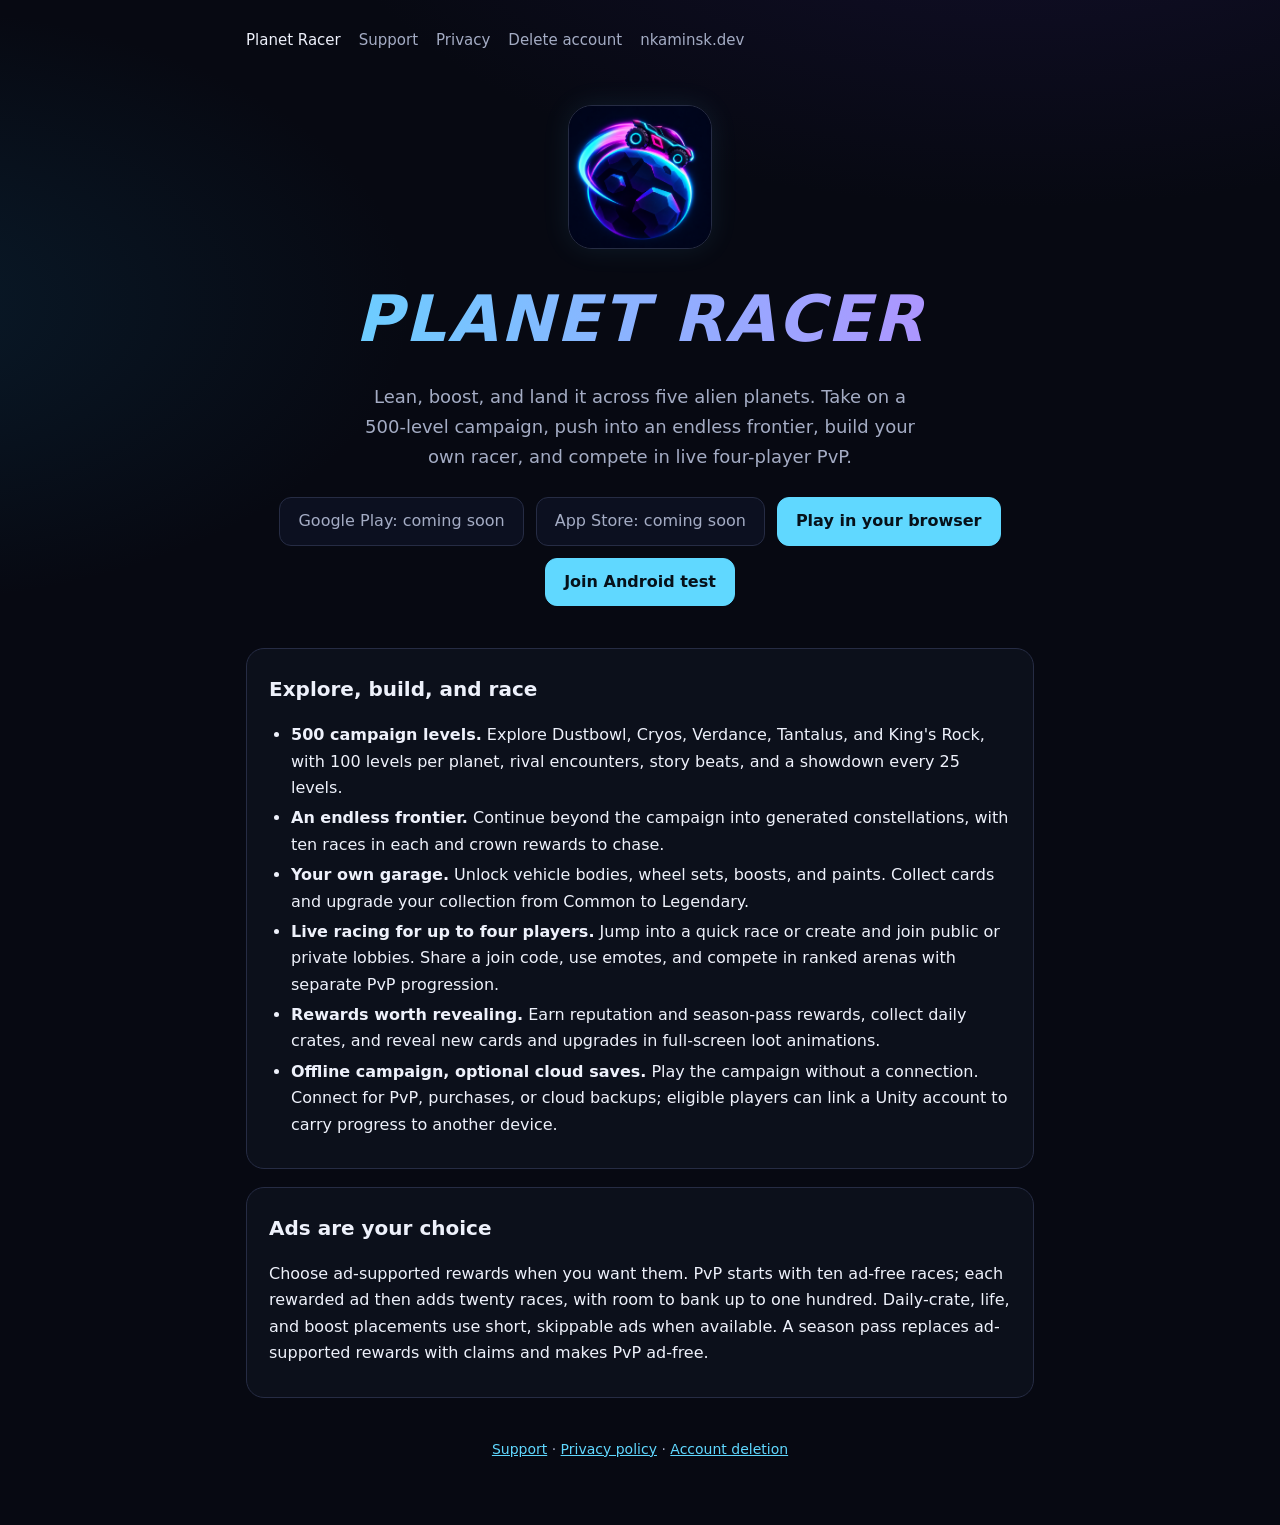
<file: planet-racer/index.html>
<!doctype html>
<html lang="en">
<head>
  <meta charset="utf-8">
  <meta name="viewport" content="width=device-width, initial-scale=1">
  <title>Planet Racer</title>
  <meta name="description" content="Planet Racer: a mobile physics racer with 500 campaign levels, an endless frontier, collectible vehicle cards, and live four-player PvP.">
  <link rel="stylesheet" href="planet-racer.css?v=20261010-icon1">
  <link rel="icon" type="image/png" href="planet-racer-icon.png">
</head>
<body>
  <main class="wrap">
    <nav>
      <a class="here" href="index.html">Planet Racer</a>
      <a href="support.html">Support</a>
      <a href="privacy.html">Privacy</a>
      <a href="delete-account.html">Delete account</a>
      <a href="../index.html">nkaminsk.dev</a>
    </nav>

    <div class="hero game-hero">
      <img class="game-icon" src="planet-racer-icon.png" width="144" height="144" alt="">
      <h1>PLANET RACER</h1>
      <p>Lean, boost, and land it across five alien planets. Take on a 500-level campaign, push into an endless frontier,
        build your own racer, and compete in live four-player PvP.</p>
      <div class="stores">
        <span class="store">Google Play: coming soon</span>
        <span class="store">App Store: coming soon</span>
        <a class="store download" href="play/">Play in your browser</a>
        <a class="store download" href="https://play.google.com/apps/internaltest/4701238829170993699">Join Android test</a>
      </div>
    </div>

    <div class="card">
      <h2>Explore, build, and race</h2>
      <ul>
        <li><strong>500 campaign levels.</strong> Explore Dustbowl, Cryos, Verdance, Tantalus, and King's Rock,
          with 100 levels per planet, rival encounters, story beats, and a showdown every 25 levels.</li>
        <li><strong>An endless frontier.</strong> Continue beyond the campaign into generated constellations,
          with ten races in each and crown rewards to chase.</li>
        <li><strong>Your own garage.</strong> Unlock vehicle bodies, wheel sets, boosts, and paints.
          Collect cards and upgrade your collection from Common to Legendary.</li>
        <li><strong>Live racing for up to four players.</strong> Jump into a quick race or create and join public or private
          lobbies. Share a join code, use emotes, and compete in ranked arenas with separate PvP progression.</li>
        <li><strong>Rewards worth revealing.</strong> Earn reputation and season-pass rewards, collect daily crates,
          and reveal new cards and upgrades in full-screen loot animations.</li>
        <li><strong>Offline campaign, optional cloud saves.</strong> Play the campaign without a connection.
          Connect for PvP, purchases, or cloud backups; eligible players can link a Unity account to carry progress to another device.</li>
      </ul>
    </div>

    <div class="card">
      <h2>Ads are your choice</h2>
      <p>Choose ad-supported rewards when you want them. PvP starts with ten ad-free races; each rewarded ad then adds
        twenty races, with room to bank up to one hundred. Daily-crate, life, and boost placements use short, skippable
        ads when available. A season pass replaces ad-supported rewards with claims and makes PvP ad-free.</p>
    </div>

    <footer>
      <a href="support.html">Support</a> &middot; <a href="privacy.html">Privacy policy</a>
      &middot; <a href="delete-account.html">Account deletion</a>
    </footer>
  </main>
</body>
</html>
</file>
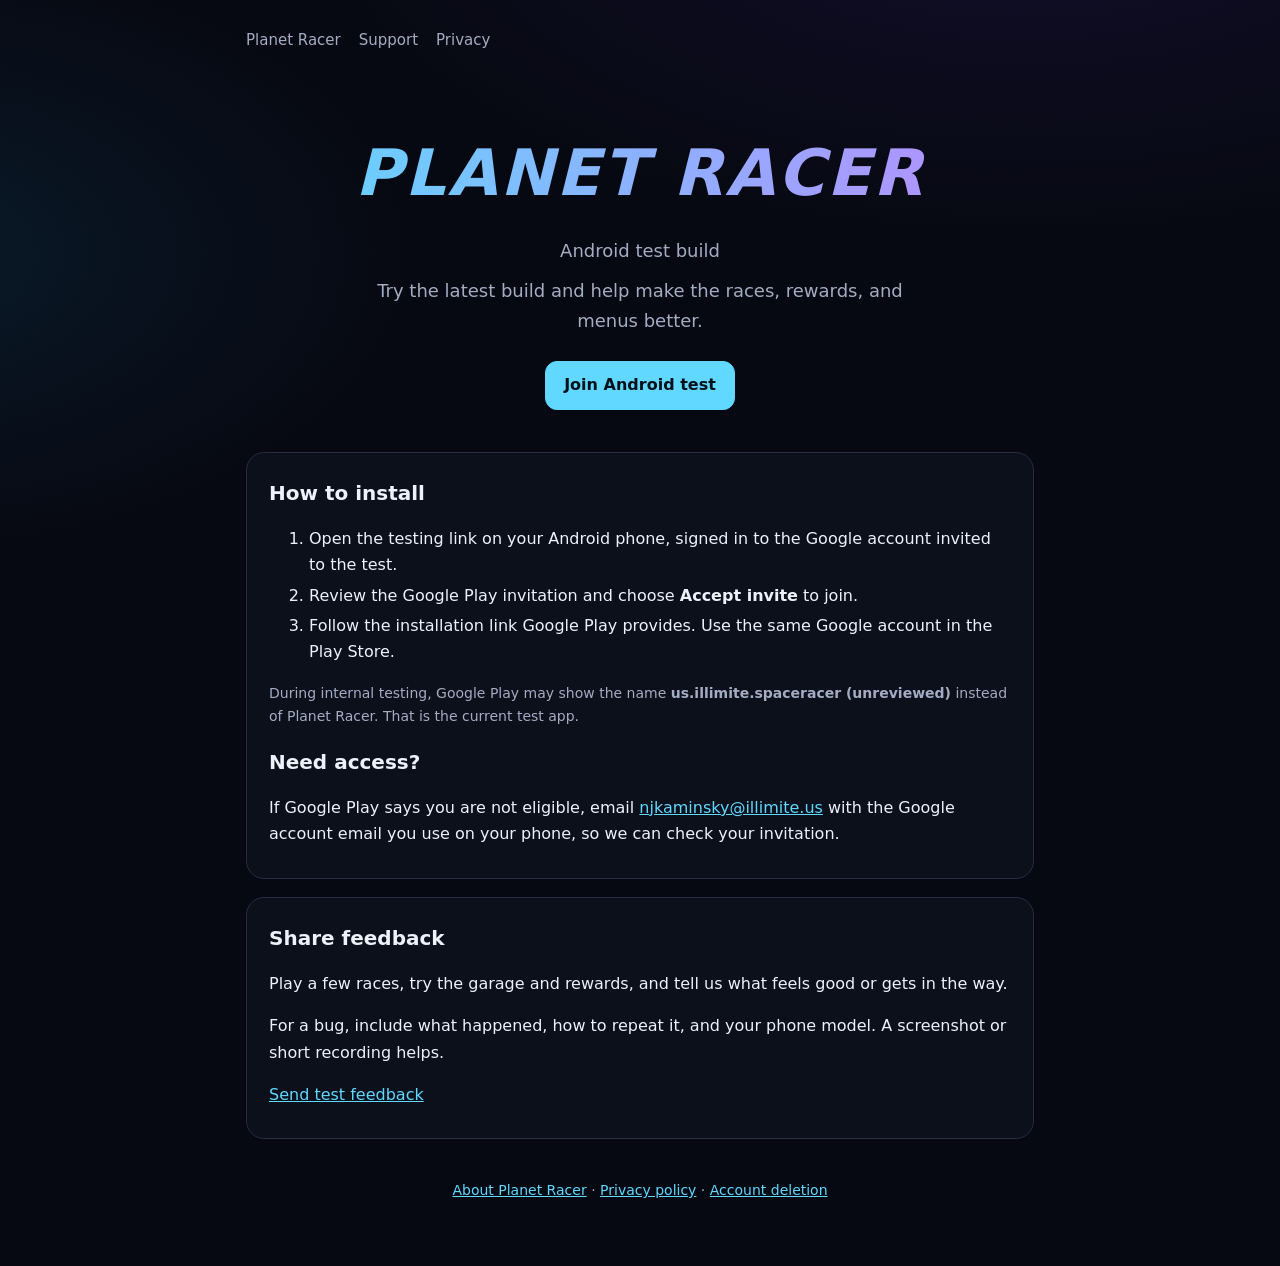
<file: planet-racer/test-download/index.html>
<!doctype html>
<html lang="en">
<head>
  <meta charset="utf-8">
  <meta name="viewport" content="width=device-width, initial-scale=1">
  <meta name="robots" content="noindex">
  <title>Planet Racer: Android Test</title>
  <meta name="description" content="Join the Planet Racer Android test through Google Play and share feedback.">
  <link rel="stylesheet" href="../planet-racer.css?v=20261008">
</head>
<body>
  <main class="wrap">
    <nav aria-label="Planet Racer navigation">
      <a href="../index.html">Planet Racer</a>
      <a href="../support.html">Support</a>
      <a href="../privacy.html">Privacy</a>
    </nav>

    <div class="hero">
      <h1>PLANET RACER</h1>
      <p>Android test build</p>
      <p>Try the latest build and help make the races, rewards, and menus better.</p>
      <div class="stores">
        <a class="store download" href="https://play.google.com/apps/internaltest/4701238829170993699">Join Android test</a>
      </div>
    </div>

    <section class="card" aria-labelledby="install">
      <h2 id="install">How to install</h2>
      <ol>
        <li>Open the testing link on your Android phone, signed in to the Google account invited to the test.</li>
        <li>Review the Google Play invitation and choose <strong>Accept invite</strong> to join.</li>
        <li>Follow the installation link Google Play provides. Use the same Google account in the Play Store.</li>
      </ol>
      <p class="small">During internal testing, Google Play may show the name
        <strong>us.illimite.spaceracer (unreviewed)</strong> instead of Planet Racer. That is the current test app.</p>

      <h2>Need access?</h2>
      <p>If Google Play says you are not eligible, email
        <a href="mailto:njkaminsky@illimite.us?subject=Planet%20Racer%20Android%20test%20access">njkaminsky@illimite.us</a>
        with the Google account email you use on your phone, so we can check your invitation.</p>
    </section>

    <section class="card" aria-labelledby="feedback">
      <h2 id="feedback">Share feedback</h2>
      <p>Play a few races, try the garage and rewards, and tell us what feels good or gets in the way.</p>
      <p>For a bug, include what happened, how to repeat it, and your phone model. A screenshot or short recording helps.</p>
      <p><a href="mailto:njkaminsky@illimite.us?subject=Planet%20Racer%20test%20feedback">Send test feedback</a></p>
    </section>

    <footer>
      <a href="../index.html">About Planet Racer</a> &middot;
      <a href="../privacy.html">Privacy policy</a> &middot;
      <a href="../delete-account.html">Account deletion</a>
    </footer>
  </main>
</body>
</html>
</file>
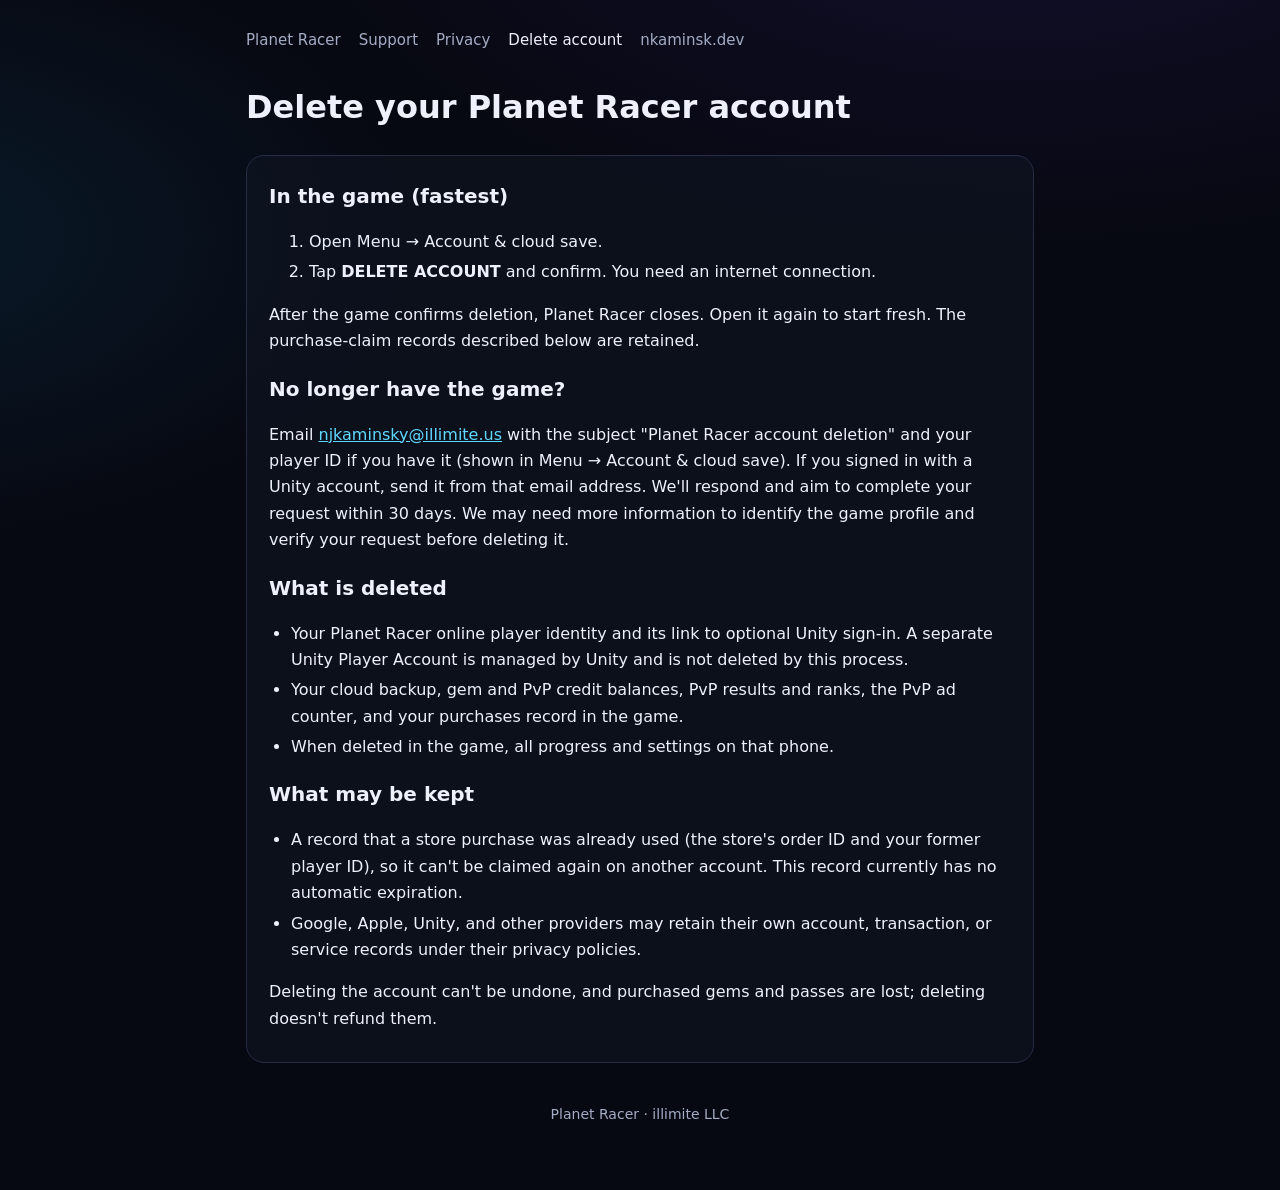
<file: planet-racer/delete-account.html>
<!doctype html>
<html lang="en">
<head>
  <meta charset="utf-8">
  <meta name="viewport" content="width=device-width, initial-scale=1">
  <title>Planet Racer: Delete your account</title>
  <link rel="stylesheet" href="planet-racer.css?v=20261008">
</head>
<body>
  <main class="wrap">
    <nav>
      <a href="index.html">Planet Racer</a>
      <a href="support.html">Support</a>
      <a href="privacy.html">Privacy</a>
      <a class="here" href="delete-account.html">Delete account</a>
      <a href="../index.html">nkaminsk.dev</a>
    </nav>

    <h1>Delete your Planet Racer account</h1>
    <div class="card">
      <h2>In the game (fastest)</h2>
      <ol>
        <li>Open Menu &rarr; Account &amp; cloud save.</li>
        <li>Tap <strong>DELETE ACCOUNT</strong> and confirm. You need an internet connection.</li>
      </ol>
      <p>After the game confirms deletion, Planet Racer closes. Open it again to start fresh.
        The purchase-claim records described below are retained.</p>

      <h2>No longer have the game?</h2>
      <p>Email <a href="mailto:njkaminsky@illimite.us?subject=Planet%20Racer%20account%20deletion">njkaminsky@illimite.us</a> with the subject
        "Planet Racer account deletion" and your player ID if you have it (shown in Menu &rarr; Account &amp; cloud save). If you signed in
        with a Unity account, send it from that email address. We'll respond and aim to complete your request within 30 days.
        We may need more information to identify the game profile and verify your request before deleting it.</p>

      <h2>What is deleted</h2>
      <ul>
        <li>Your Planet Racer online player identity and its link to optional Unity sign-in. A separate Unity Player Account
          is managed by Unity and is not deleted by this process.</li>
        <li>Your cloud backup, gem and PvP credit balances, PvP results and ranks, the PvP ad counter, and your purchases record in the game.</li>
        <li>When deleted in the game, all progress and settings on that phone.</li>
      </ul>

      <h2>What may be kept</h2>
      <ul>
        <li>A record that a store purchase was already used (the store's order ID and your former player ID), so it can't be
          claimed again on another account. This record currently has no automatic expiration.</li>
        <li>Google, Apple, Unity, and other providers may retain their own account, transaction, or service records under
          their privacy policies.</li>
      </ul>
      <p>Deleting the account can't be undone, and purchased gems and passes are lost; deleting doesn't refund them.</p>
    </div>
    <footer>Planet Racer &middot; illimite LLC</footer>
  </main>
</body>
</html>
</file>
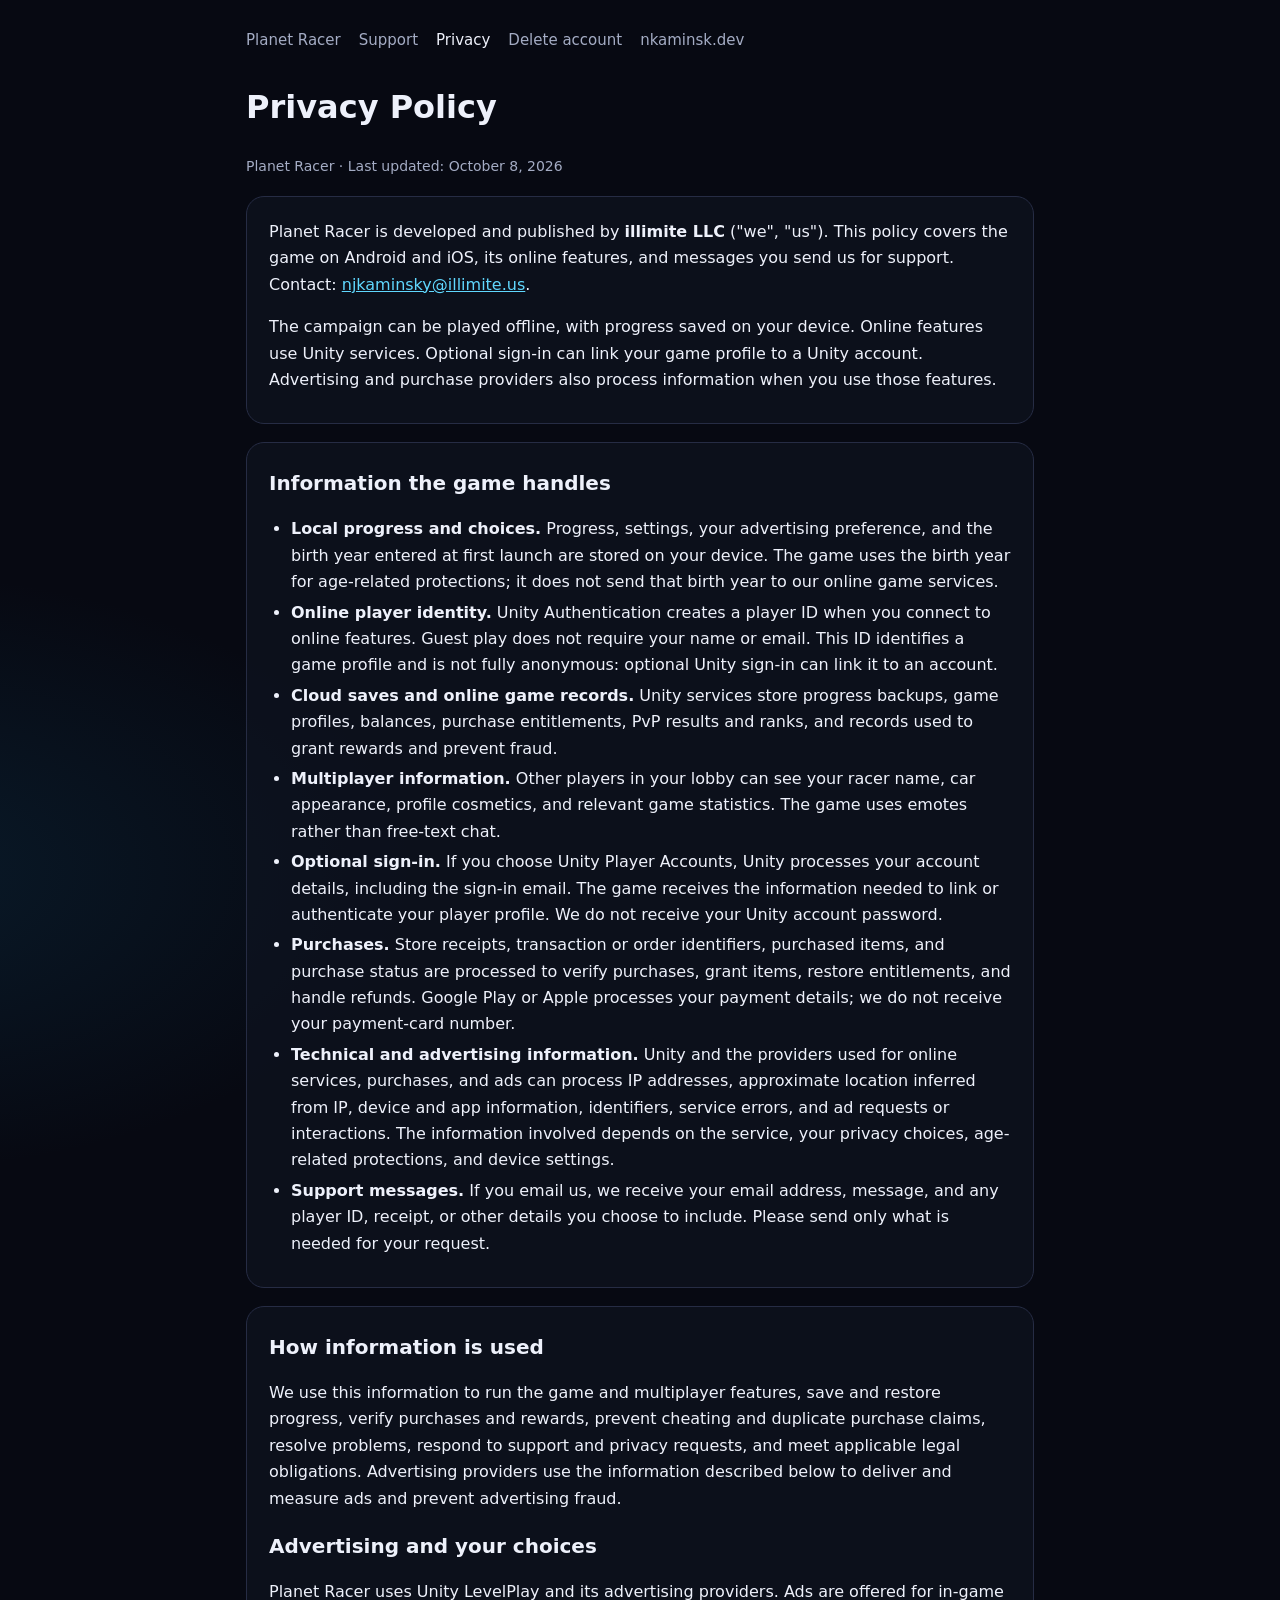
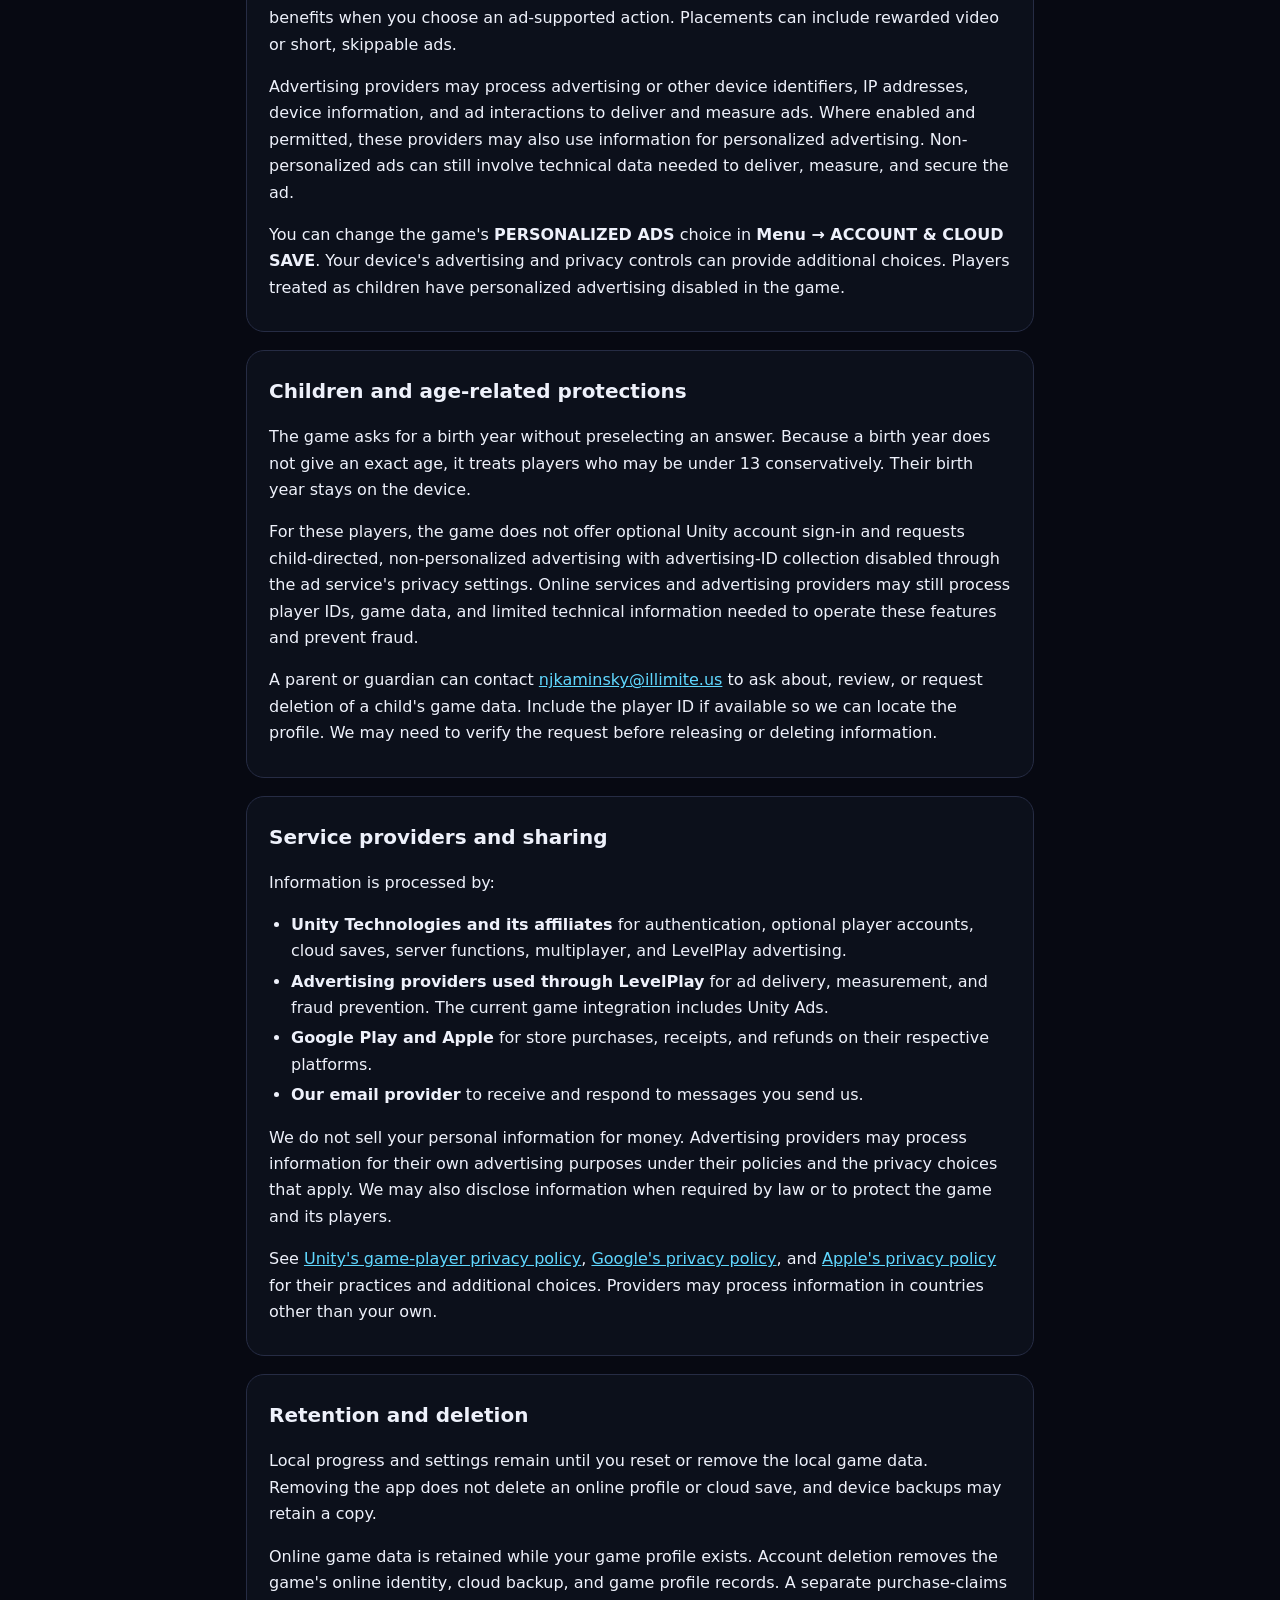
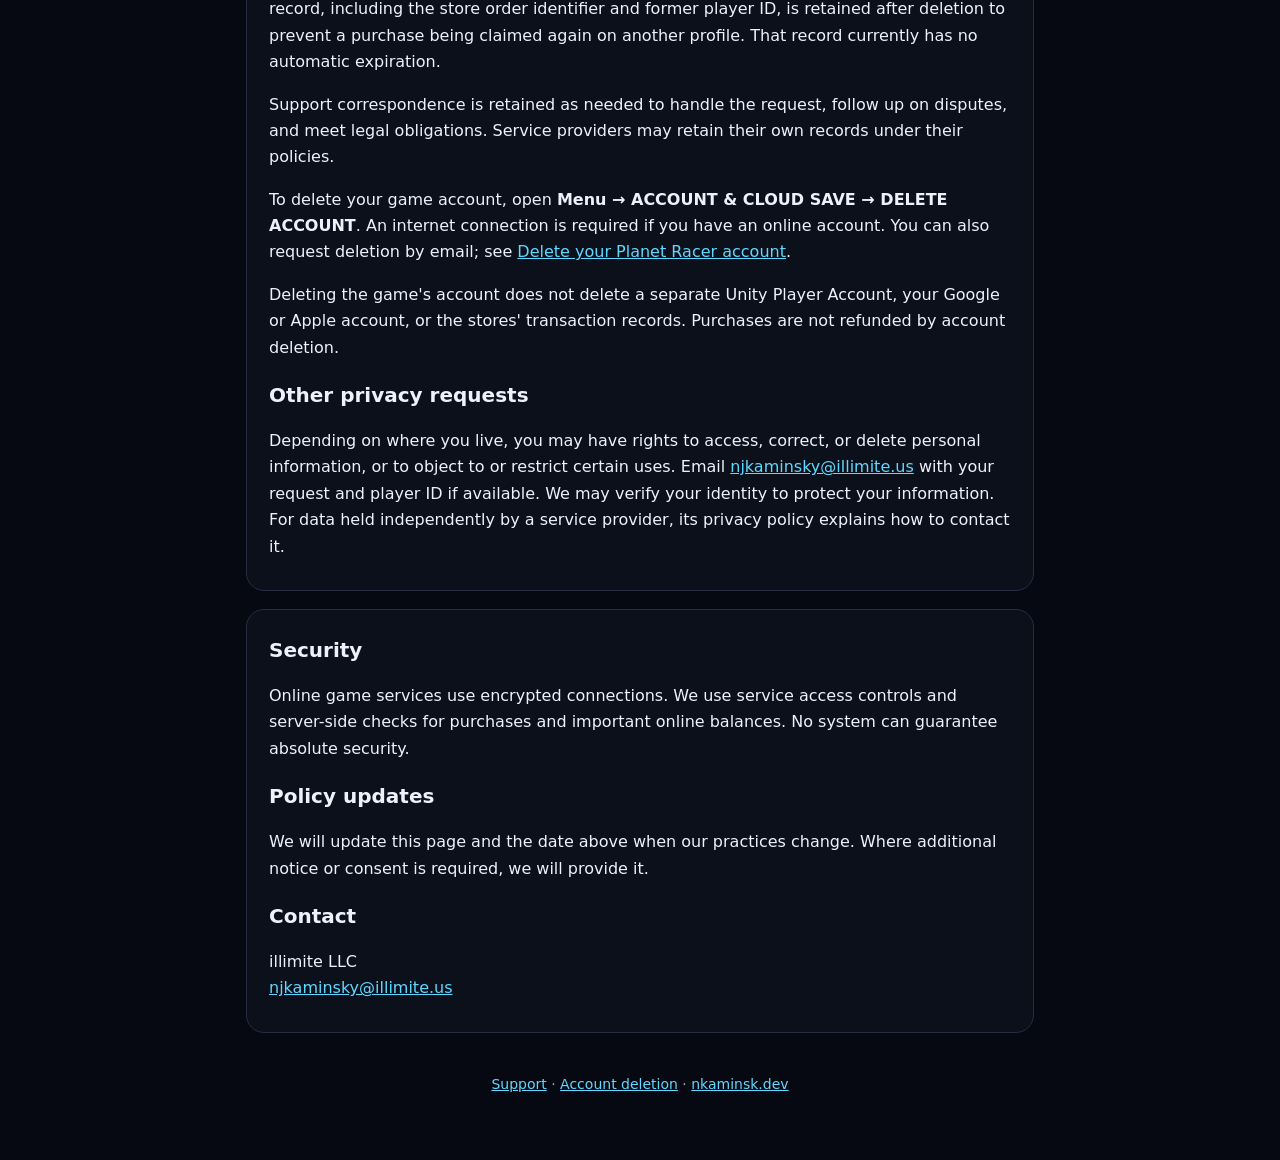
<file: planet-racer/privacy.html>
<!doctype html>
<html lang="en">
<head>
  <meta charset="utf-8">
  <meta name="viewport" content="width=device-width, initial-scale=1">
  <title>Planet Racer: Privacy Policy</title>
  <meta name="description" content="How Planet Racer handles game data, online accounts, purchases, advertising, and privacy requests.">
  <link rel="stylesheet" href="planet-racer.css?v=20261008">
</head>
<body>
  <main class="wrap">
    <nav aria-label="Planet Racer navigation">
      <a href="index.html">Planet Racer</a>
      <a href="support.html">Support</a>
      <a class="here" aria-current="page" href="privacy.html">Privacy</a>
      <a href="delete-account.html">Delete account</a>
      <a href="../index.html">nkaminsk.dev</a>
    </nav>

    <h1>Privacy Policy</h1>
    <p class="small">Planet Racer &middot; Last updated: October 8, 2026</p>

    <div class="card">
      <p>Planet Racer is developed and published by <strong>illimite LLC</strong> ("we", "us").
        This policy covers the game on Android and iOS, its online features, and messages you send us for support.
        Contact: <a href="mailto:njkaminsky@illimite.us">njkaminsky@illimite.us</a>.</p>
      <p>The campaign can be played offline, with progress saved on your device. Online features use Unity services.
        Optional sign-in can link your game profile to a Unity account. Advertising and purchase providers also process
        information when you use those features.</p>
    </div>

    <section class="card" aria-labelledby="information">
      <h2 id="information">Information the game handles</h2>
      <ul>
        <li><strong>Local progress and choices.</strong> Progress, settings, your advertising preference, and the birth year
          entered at first launch are stored on your device. The game uses the birth year for age-related protections;
          it does not send that birth year to our online game services.</li>
        <li><strong>Online player identity.</strong> Unity Authentication creates a player ID when you connect to online
          features. Guest play does not require your name or email. This ID identifies a game profile and is not fully
          anonymous: optional Unity sign-in can link it to an account.</li>
        <li><strong>Cloud saves and online game records.</strong> Unity services store progress backups, game profiles,
          balances, purchase entitlements, PvP results and ranks, and records used to grant rewards and prevent fraud.</li>
        <li><strong>Multiplayer information.</strong> Other players in your lobby can see your racer name, car appearance,
          profile cosmetics, and relevant game statistics. The game uses emotes rather than free-text chat.</li>
        <li><strong>Optional sign-in.</strong> If you choose Unity Player Accounts, Unity processes your account details,
          including the sign-in email. The game receives the information needed to link or authenticate your player profile.
          We do not receive your Unity account password.</li>
        <li><strong>Purchases.</strong> Store receipts, transaction or order identifiers, purchased items, and purchase status
          are processed to verify purchases, grant items, restore entitlements, and handle refunds. Google Play or Apple
          processes your payment details; we do not receive your payment-card number.</li>
        <li><strong>Technical and advertising information.</strong> Unity and the providers used for online services,
          purchases, and ads can process IP addresses, approximate location inferred from IP, device and app information,
          identifiers, service errors, and ad requests or interactions. The information involved depends on the service,
          your privacy choices, age-related protections, and device settings.</li>
        <li><strong>Support messages.</strong> If you email us, we receive your email address, message, and any player ID,
          receipt, or other details you choose to include. Please send only what is needed for your request.</li>
      </ul>
    </section>

    <section class="card" aria-labelledby="use">
      <h2 id="use">How information is used</h2>
      <p>We use this information to run the game and multiplayer features, save and restore progress, verify purchases
        and rewards, prevent cheating and duplicate purchase claims, resolve problems, respond to support and privacy
        requests, and meet applicable legal obligations. Advertising providers use the information described below to
        deliver and measure ads and prevent advertising fraud.</p>

      <h2>Advertising and your choices</h2>
      <p>Planet Racer uses Unity LevelPlay and its advertising providers. Ads are offered for in-game benefits when you
        choose an ad-supported action. Placements can include rewarded video or short, skippable ads.</p>
      <p>Advertising providers may process advertising or other device identifiers, IP addresses, device information,
        and ad interactions to deliver and measure ads. Where enabled and permitted, these providers may also use
        information for personalized advertising. Non-personalized ads can still involve technical data needed to
        deliver, measure, and secure the ad.</p>
      <p>You can change the game's <strong>PERSONALIZED ADS</strong> choice in
        <strong>Menu &rarr; ACCOUNT &amp; CLOUD SAVE</strong>. Your device's advertising and privacy controls can provide
        additional choices. Players treated as children have personalized advertising disabled in the game.</p>
    </section>

    <section class="card" aria-labelledby="children">
      <h2 id="children">Children and age-related protections</h2>
      <p>The game asks for a birth year without preselecting an answer. Because a birth year does not give an exact age,
        it treats players who may be under 13 conservatively. Their birth year stays on the device.</p>
      <p>For these players, the game does not offer optional Unity account sign-in and requests child-directed,
        non-personalized advertising with advertising-ID collection disabled through the ad service's privacy settings.
        Online services and advertising providers may still process player IDs, game data, and limited technical
        information needed to operate these features and prevent fraud.</p>
      <p>A parent or guardian can contact <a href="mailto:njkaminsky@illimite.us">njkaminsky@illimite.us</a> to ask about,
        review, or request deletion of a child's game data. Include the player ID if available so we can locate the profile.
        We may need to verify the request before releasing or deleting information.</p>
    </section>

    <section class="card" aria-labelledby="sharing">
      <h2 id="sharing">Service providers and sharing</h2>
      <p>Information is processed by:</p>
      <ul>
        <li><strong>Unity Technologies and its affiliates</strong> for authentication, optional player accounts, cloud saves,
          server functions, multiplayer, and LevelPlay advertising.</li>
        <li><strong>Advertising providers used through LevelPlay</strong> for ad delivery, measurement, and fraud prevention.
          The current game integration includes Unity Ads.</li>
        <li><strong>Google Play and Apple</strong> for store purchases, receipts, and refunds on their respective platforms.</li>
        <li><strong>Our email provider</strong> to receive and respond to messages you send us.</li>
      </ul>
      <p>We do not sell your personal information for money. Advertising providers may process information for their own
        advertising purposes under their policies and the privacy choices that apply. We may also disclose information
        when required by law or to protect the game and its players.</p>
      <p>See <a href="https://unity.com/legal/game-player-and-app-user-privacy-policy">Unity's game-player privacy policy</a>,
        <a href="https://policies.google.com/privacy">Google's privacy policy</a>, and
        <a href="https://www.apple.com/legal/privacy/">Apple's privacy policy</a> for their practices and additional choices.
        Providers may process information in countries other than your own.</p>
    </section>

    <section class="card" aria-labelledby="retention">
      <h2 id="retention">Retention and deletion</h2>
      <p>Local progress and settings remain until you reset or remove the local game data. Removing the app does not
        delete an online profile or cloud save, and device backups may retain a copy.</p>
      <p>Online game data is retained while your game profile exists. Account deletion removes the game's online identity,
        cloud backup, and game profile records. A separate purchase-claims record, including the store order identifier
        and former player ID, is retained after deletion to prevent a purchase being claimed again on another profile.
        That record currently has no automatic expiration.</p>
      <p>Support correspondence is retained as needed to handle the request, follow up on disputes, and meet legal
        obligations. Service providers may retain their own records under their policies.</p>
      <p>To delete your game account, open <strong>Menu &rarr; ACCOUNT &amp; CLOUD SAVE &rarr; DELETE ACCOUNT</strong>.
        An internet connection is required if you have an online account. You can also request deletion by email;
        see <a href="delete-account.html">Delete your Planet Racer account</a>.</p>
      <p>Deleting the game's account does not delete a separate Unity Player Account, your Google or Apple account,
        or the stores' transaction records. Purchases are not refunded by account deletion.</p>

      <h2>Other privacy requests</h2>
      <p>Depending on where you live, you may have rights to access, correct, or delete personal information, or to object
        to or restrict certain uses. Email <a href="mailto:njkaminsky@illimite.us">njkaminsky@illimite.us</a> with your
        request and player ID if available. We may verify your identity to protect your information. For data held
        independently by a service provider, its privacy policy explains how to contact it.</p>
    </section>

    <section class="card" aria-labelledby="security">
      <h2 id="security">Security</h2>
      <p>Online game services use encrypted connections. We use service access controls and server-side checks for
        purchases and important online balances. No system can guarantee absolute security.</p>

      <h2>Policy updates</h2>
      <p>We will update this page and the date above when our practices change. Where additional notice or consent is
        required, we will provide it.</p>

      <h2>Contact</h2>
      <p>illimite LLC<br>
        <a href="mailto:njkaminsky@illimite.us">njkaminsky@illimite.us</a></p>
    </section>

    <footer>
      <a href="support.html">Support</a> &middot; <a href="delete-account.html">Account deletion</a>
      &middot; <a href="../index.html">nkaminsk.dev</a>
    </footer>
  </main>
</body>
</html>
</file>
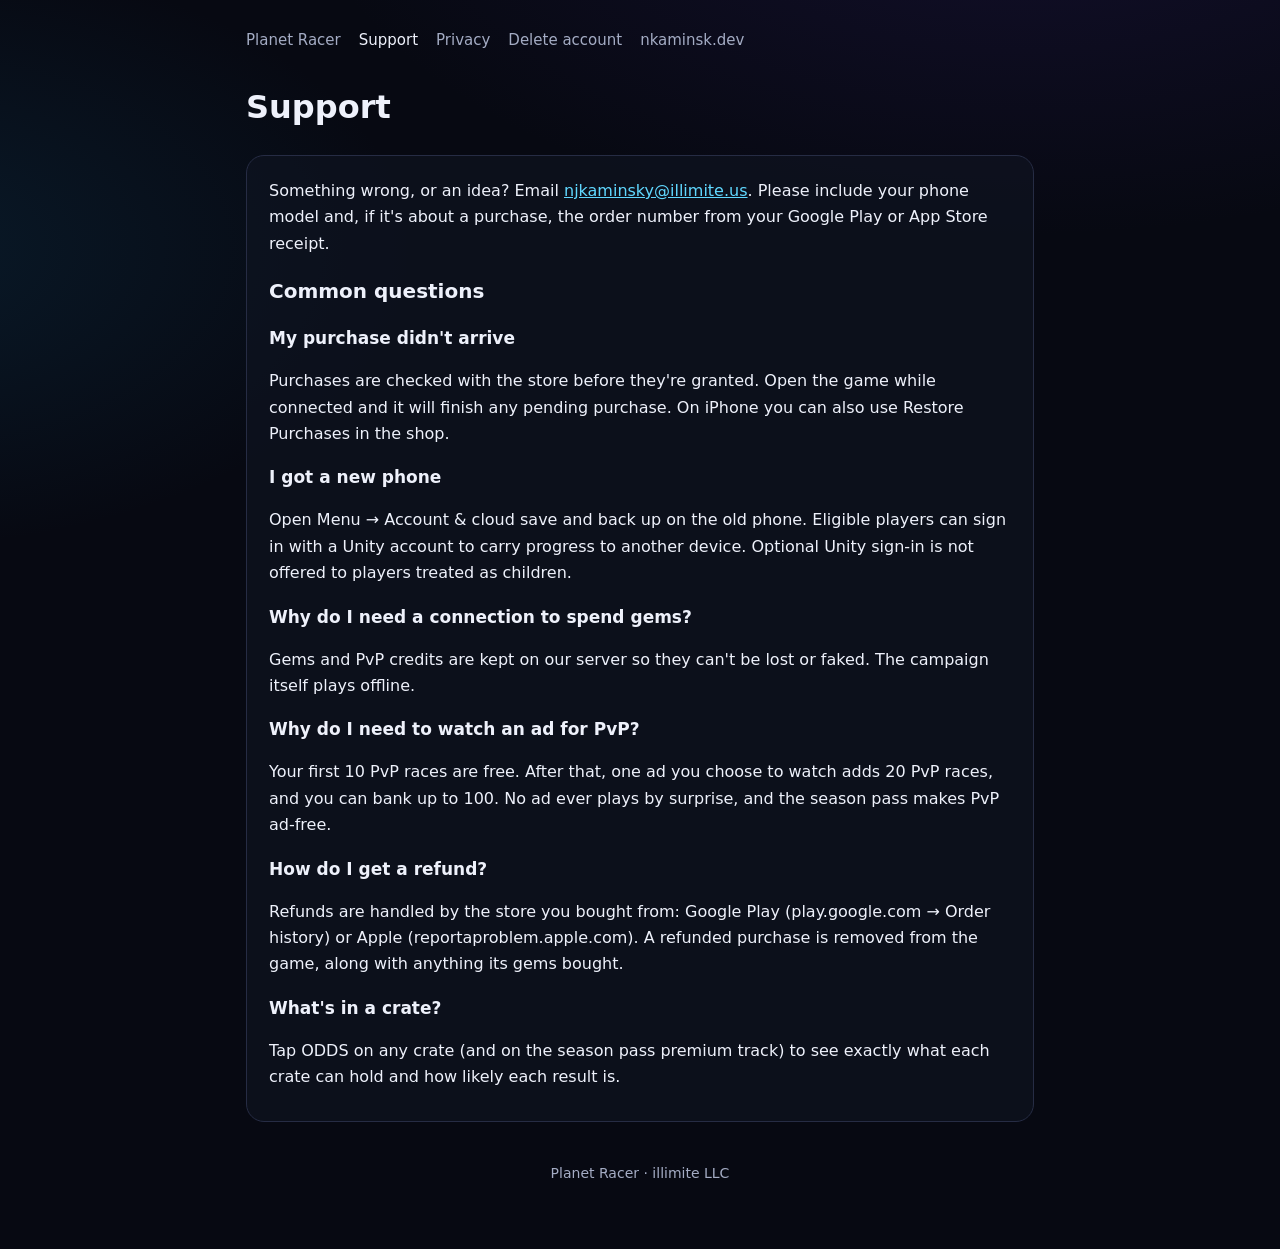
<file: planet-racer/support.html>
<!doctype html>
<html lang="en">
<head>
  <meta charset="utf-8">
  <meta name="viewport" content="width=device-width, initial-scale=1">
  <title>Planet Racer: Support</title>
  <link rel="stylesheet" href="planet-racer.css?v=20261008">
</head>
<body>
  <main class="wrap">
    <nav>
      <a href="index.html">Planet Racer</a>
      <a class="here" href="support.html">Support</a>
      <a href="privacy.html">Privacy</a>
      <a href="delete-account.html">Delete account</a>
      <a href="../index.html">nkaminsk.dev</a>
    </nav>

    <h1>Support</h1>
    <div class="card">
      <p>Something wrong, or an idea? Email <a href="mailto:njkaminsky@illimite.us?subject=Planet%20Racer%20support">njkaminsky@illimite.us</a>.
        Please include your phone model and, if it's about a purchase, the order number from your Google Play or App Store receipt.</p>

      <h2>Common questions</h2>
      <h3>My purchase didn't arrive</h3>
      <p>Purchases are checked with the store before they're granted. Open the game while connected and it will finish any pending purchase.
        On iPhone you can also use Restore Purchases in the shop.</p>
      <h3>I got a new phone</h3>
      <p>Open Menu &rarr; Account &amp; cloud save and back up on the old phone. Eligible players can sign in with a Unity account
        to carry progress to another device. Optional Unity sign-in is not offered to players treated as children.</p>
      <h3>Why do I need a connection to spend gems?</h3>
      <p>Gems and PvP credits are kept on our server so they can't be lost or faked. The campaign itself plays offline.</p>
      <h3>Why do I need to watch an ad for PvP?</h3>
      <p>Your first 10 PvP races are free. After that, one ad you choose to watch adds 20 PvP races, and you can bank up to 100.
        No ad ever plays by surprise, and the season pass makes PvP ad-free.</p>
      <h3>How do I get a refund?</h3>
      <p>Refunds are handled by the store you bought from: Google Play (play.google.com &rarr; Order history) or Apple (reportaproblem.apple.com).
        A refunded purchase is removed from the game, along with anything its gems bought.</p>
      <h3>What's in a crate?</h3>
      <p>Tap ODDS on any crate (and on the season pass premium track) to see exactly what each crate can hold and how likely each result is.</p>
    </div>
    <footer>Planet Racer &middot; illimite LLC</footer>
  </main>
</body>
</html>
</file>
<file: style.css>
:root {
  --bg: #f6f7fb;
  --card: #ffffff;
  --ink: #16181d;
  --muted: #5b6272;
  --line: #e3e6ee;
  --accent: #2f6fed;
}
@media (prefers-color-scheme: dark) {
  :root {
    --bg: #0d1017;
    --card: #151a23;
    --ink: #e8ebf2;
    --muted: #9aa3b5;
    --line: #262d3a;
    --accent: #6ea0ff;
  }
}
* { box-sizing: border-box; }
body {
  margin: 0;
  background: var(--bg);
  color: var(--ink);
  font: 16px/1.6 system-ui, -apple-system, "Segoe UI", Roboto, sans-serif;
}
a { color: var(--accent); }
.wrap { max-width: 860px; margin: 0 auto; padding: 32px 16px 64px; }

.namecard {
  display: flex;
  gap: 24px;
  align-items: center;
  background: var(--card);
  border: 1px solid var(--line);
  border-radius: 20px;
  padding: 24px;
}
.namecard img { width: 120px; height: 120px; border-radius: 50%; object-fit: cover; flex: none; }
.namecard h1 { margin: 0; font-size: 28px; }
.namecard .role { margin: 4px 0 0; color: var(--muted); }
.namecard .tag { margin: 2px 0 12px; color: var(--muted); font-style: italic; }
.links { display: flex; flex-wrap: wrap; gap: 8px 18px; }
.links a { text-decoration: none; }

section {
  background: var(--card);
  border: 1px solid var(--line);
  border-radius: 20px;
  padding: 8px 24px 16px;
  margin-top: 20px;
}
section h2 { font-size: 20px; }
section h3 { margin: 24px 0 0; font-size: 17px; }
section h4 { margin: 2px 0 8px; font-weight: 500; color: var(--muted); font-size: 15px; }
section h3 + h4 + p, section h4 + ul { margin-top: 6px; }
section p { margin: 10px 0 4px; }
ul { padding-left: 22px; }
li { margin: 3px 0; }

.project {
  display: flex;
  gap: 16px;
  align-items: center;
  text-decoration: none;
  color: inherit;
  padding: 12px 0;
}
.project-icon {
  flex: none;
  width: 64px;
  height: 64px;
  border-radius: 14px;
  object-fit: cover;
  border: 1px solid var(--line);
}
.project strong { display: block; }
.project span { color: var(--muted); }

@media (max-width: 560px) {
  .namecard { flex-direction: column; text-align: center; }
  .links { justify-content: center; }
}
</file>
<file: infiniauth/styles.css>
:root {
  color-scheme: light;
  --paper: #f5f3ed; --surface: #fffefa; --soft: #e7ecf5; --charcoal: #26292c;
  --ink: #25282b; --muted: #414a4f; --accent: #294b82; --on-dark: #fffefa;
  --on-dark-muted: #dce4f1; --border: #728198;
  font-family: "Segoe UI", system-ui, sans-serif; color: var(--ink); background: var(--paper);
  font-synthesis: none;
}
* { box-sizing: border-box; }
html { font-size: 100%; scroll-padding-top: 1.5rem; }
body { margin: 0; font-size: 1.125rem; line-height: 1.7; }
h1, h2, h3, p, figure { margin: 0; }
h1, h2, h3 { font-family: "Bahnschrift", "Arial Narrow", "Segoe UI", sans-serif; font-weight: 700; line-height: 1.2; color: inherit; }
h1, h2, h3, p, span, li { overflow-wrap: anywhere; }
h1 { font-size: clamp(2.75rem, 4.5vw, 4.25rem); letter-spacing: -.035em; line-height: 1.08; }
h2 { font-size: clamp(2rem, 2.8vw, 2.75rem); letter-spacing: -.025em; }
h3 { font-size: 1.375rem; }
p { max-width: 65ch; color: var(--muted); }
ul, ol { margin: 0; padding: 0; }
a { color: var(--accent); text-underline-offset: .25em; text-decoration-thickness: .1em; }
a:focus-visible { outline: 3px solid var(--surface); outline-offset: 3px; box-shadow: 0 0 0 7px var(--ink); border-radius: .15rem; }
[tabindex="-1"]:focus { outline: none; }
.wrap { width: min(1160px, calc(100% - 80px)); margin-inline: auto; }
.skip-link { position: absolute; z-index: 5; top: 1rem; left: 1rem; padding: .75rem 1rem; background: var(--charcoal); color: var(--on-dark); transform: translateY(-180%); }
.skip-link:focus { transform: translateY(0); }
.site-header { display: flex; justify-content: space-between; align-items: center; flex-wrap: wrap; gap: 1rem 2rem; padding-block: 1.4rem; border-bottom: 1px solid var(--border); }
.brand-lockup { display: flex; align-items: baseline; flex-wrap: wrap; gap: .15rem .85rem; max-width: 100%; }
.brand-owner { color: var(--muted); font-size: .9375rem; line-height: 1.6; font-weight: 600; }
.wordmark { font-size: 2rem; font-weight: 700; letter-spacing: -.055em; color: var(--ink); text-decoration: none; white-space: nowrap; }
.wordmark > span { color: var(--accent); }
nav { display: flex; flex-wrap: wrap; gap: .2rem 1.75rem; }
nav a { display: inline-flex; align-items: center; min-height: 44px; color: var(--ink); font-size: 1rem; font-weight: 650; text-decoration: none; }
nav a:hover { text-decoration: underline; }
.hero { background: var(--charcoal); color: var(--on-dark); padding-block: 3.5rem 5rem; }
.hero-content { display: grid; grid-template-columns: minmax(0, .9fr) minmax(0, 1.1fr); gap: 3rem; align-items: center; }
.hero-art svg { display: block; width: 100%; height: auto; }
.hero-art .art-heading { color: var(--on-dark); font-size: 1rem; font-weight: 650; line-height: 1.5; text-align: center; }
.hero-art figcaption { font-size: 1rem; color: var(--on-dark-muted); text-align: center; margin-top: 1.25rem; padding-top: 1rem; border-top: 1px solid var(--border); }
.art-product-labels { display: grid; grid-template-columns: repeat(3, minmax(0, 1fr)); gap: .75rem; color: var(--on-dark); font-size: .875rem; line-height: 1.6; text-align: center; }
.art-product-labels b { color: var(--on-dark-muted); font-weight: 400; }
.art-halo { fill: none; stroke: var(--border); stroke-width: 1; }
.art-path { fill: none; stroke: var(--on-dark-muted); stroke-width: 5; stroke-linecap: round; }
.art-chevron { fill: none; stroke: var(--on-dark-muted); stroke-width: 4; stroke-linecap: round; stroke-linejoin: round; }
.art-disc, .art-account-disc { fill: var(--surface); stroke: var(--accent); stroke-width: 3; }
.art-person { fill: var(--accent); }
.art-product { fill: var(--soft); stroke: var(--on-dark-muted); stroke-width: 3; }
.art-symbol-line { fill: none; stroke: var(--accent); stroke-width: 4; stroke-linecap: round; stroke-linejoin: round; }
.hero-copy > p { font-size: 1.25rem; line-height: 1.65; color: var(--on-dark-muted); max-width: 43ch; margin-top: 1.25rem; }
.hero-copy > .hero-eyebrow { font-size: 1rem; font-weight: 650; line-height: 1.6; color: var(--on-dark); margin: 0 0 1rem; max-width: 48ch; }
.hero-copy .button { margin-top: 1.75rem; }
.button { display: inline-flex; align-items: center; justify-content: center; gap: 1.5rem; min-height: 52px; padding: .85rem 1.25rem; border: 2px solid var(--accent); color: var(--surface); background: var(--accent); font-size: 1rem; font-weight: 700; text-decoration: none; line-height: 1.5; }
.light-button { color: var(--ink); background: var(--surface); border-color: var(--surface); }
.light-button:hover { color: var(--ink); background: var(--soft); border-color: var(--soft); }
.quick-links { position: relative; display: grid; grid-template-columns: repeat(3, minmax(0, 1fr)); gap: 2rem; margin-top: -2rem; padding: 1.75rem 2rem; background: var(--surface); border-top: 5px solid var(--accent); border-bottom: 1px solid var(--border); }
.quick-links h2 { font-size: 1.625rem; }
.quick-links p { font-size: 1rem; margin-top: .55rem; line-height: 1.65; }
.quick-links a { display: inline-flex; align-items: center; gap: .65rem; min-height: 44px; font-size: 1rem; font-weight: 650; margin-top: .7rem; }
.intro { padding-block: 4rem 2rem; max-width: 900px; text-align: center; }
.intro h2 { font-size: clamp(2rem, 3vw, 2.75rem); }
.intro p { margin: 1.25rem auto 0; max-width: 65ch; }
.features { padding-bottom: 2rem; }
.feature-row { display: grid; grid-template-columns: minmax(0, .9fr) minmax(0, 1.1fr); gap: 4rem; align-items: center; padding-block: 3.5rem; border-bottom: 1px solid var(--border); }
.feature-row:last-child { border-bottom: 0; }
.feature-row.reverse .feature-picture { grid-column: 2; grid-row: 1; }
.feature-row.reverse .feature-copy { grid-column: 1; grid-row: 1; }
.feature-copy > p { margin-top: 1.2rem; }
.feature-copy ul { list-style: none; margin-top: 1.25rem; }
.feature-copy li { color: var(--accent); font-weight: 650; padding-left: 1.2rem; position: relative; margin-top: .4rem; }
.feature-copy li::before { content: ">"; position: absolute; left: 0; font-weight: 700; }
.detail { font-size: 1rem; line-height: 1.7; }
.feature-picture { min-width: 0; background: var(--soft); border: 1px solid var(--border); padding: 2rem; }
.sign-in-picture { display: flex; align-items: center; flex-direction: column; padding-block: 2.25rem; text-align: center; }
.portrait { position: relative; width: 6rem; height: 6rem; border: 3px solid var(--accent); border-radius: 50%; background: var(--surface); margin-bottom: 1.5rem; }
.portrait-head { position: absolute; width: 1.75rem; height: 1.75rem; top: 1rem; left: 50%; margin-left: -.875rem; background: var(--accent); border-radius: 50%; }
.portrait-body { position: absolute; width: 3.25rem; height: 1.75rem; bottom: .75rem; left: 50%; margin-left: -1.625rem; border-radius: 2rem 2rem .4rem .4rem; background: var(--accent); }
.picture-heading { display: block; font-family: "Bahnschrift", "Arial Narrow", "Segoe UI", sans-serif; font-size: 2rem; font-weight: 700; line-height: 1.25; }
.picture-copy { display: block; font-size: 1rem; color: var(--muted); margin-top: .5rem; }
.signed-in { display: flex; align-items: center; gap: .65rem; font-size: 1rem; font-weight: 600; border-top: 1px solid var(--border); padding-top: 1.25rem; margin-top: 1.5rem; }
.checkmark { color: var(--accent); font-size: 1.25rem; font-weight: 700; }
.picture-label { display: block; color: var(--accent); font-size: .875rem; font-weight: 700; line-height: 1.6; margin-bottom: 1rem; }
.account-item { display: flex; align-items: center; gap: 1rem; padding-block: 1rem; border-top: 1px solid var(--border); font-size: 1rem; font-weight: 600; }
.account-item > .checkmark { margin-left: auto; }
.account-symbol { display: grid; place-items: center; width: 2rem; height: 2rem; flex: 0 0 2rem; color: var(--accent); background: var(--surface); border: 1px solid var(--border); font-size: 1rem; }
.picture-bottom { font-size: 1rem; line-height: 1.65; border-top: 1px solid var(--border); padding-top: 1rem; margin-top: .25rem; }
.product-picture { background: var(--surface); }
.picture-toolbar { display: flex; justify-content: space-between; flex-wrap: wrap; gap: .5rem 1rem; font-size: .875rem; color: var(--muted); border-bottom: 1px solid var(--border); padding-bottom: 1rem; margin-bottom: 1.5rem; }
.picture-toolbar > span:first-child { color: var(--ink); font-weight: 700; }
.product-menu { display: grid; gap: .65rem; margin-top: 1.5rem; }
.product-menu > span { display: flex; align-items: center; gap: .75rem; padding: .85rem; background: var(--soft); border: 1px solid var(--border); font-size: 1rem; font-weight: 600; }
.product-menu b { color: var(--accent); }
.product-menu i { margin-left: auto; color: var(--accent); font-style: normal; }
.fit-section { background: var(--soft); border-block: 1px solid var(--border); padding-block: 3rem; }
.fit-content { display: grid; grid-template-columns: minmax(0, 1.2fr) minmax(0, .8fr); gap: 3rem; align-items: center; }
.fit-content > div > p { margin-top: 1rem; }
.fit-note { font-size: 1.125rem; font-weight: 600; color: var(--accent); padding-left: 1.5rem; border-left: 3px solid var(--accent); }
.extension { display: grid; grid-template-columns: minmax(0, 1.15fr) minmax(0, .85fr); gap: 4rem; padding-block: 4rem; }
.section-label { font-size: 1rem; color: var(--accent); font-weight: 700; margin-bottom: .75rem; }
.extension > div > p:not(.section-label) { margin-top: 1.2rem; }
.extension-steps { list-style: none; }
.extension-steps li { display: flex; align-items: start; gap: 1.25rem; padding-block: 1.4rem; border-bottom: 1px solid var(--border); }
.extension-steps li:first-child { padding-top: .25rem; }
.extension-steps li > span { display: grid; place-items: center; width: 2.5rem; height: 2.5rem; flex: 0 0 2.5rem; background: var(--soft); border: 1px solid var(--border); color: var(--accent); font-size: 1.25rem; font-weight: 700; }
.extension-steps p { font-size: 1rem; margin-top: .5rem; }
.site-footer { border-top: 1px solid var(--border); padding-block: 1.75rem; }
.site-footer > div { display: flex; align-items: center; justify-content: space-between; flex-wrap: wrap; gap: 1rem 2rem; }
.site-footer > div > p { font-size: 1rem; }
@media (max-width: 1000px) {
  .wrap { width: calc(100% - 56px); }
  .hero-content { gap: 2rem; }
  .feature-row, .extension { gap: 2.5rem; }
  .feature-picture { padding: 1.5rem; }
}
@media (max-width: 820px) {
  .hero-content { grid-template-columns: 1fr; gap: 1.75rem; }
  .hero-copy { grid-row: 1; }
  .hero-art { width: min(100%, 440px); justify-self: center; }
  .hero-copy > p { max-width: 60ch; }
  .hero { padding-top: 2.5rem; }
  .feature-row { grid-template-columns: 1fr; gap: 2rem; }
  .feature-row.reverse .feature-picture, .feature-row.reverse .feature-copy { grid-column: auto; grid-row: auto; }
  .feature-picture { width: min(100%, 520px); justify-self: center; }
  .fit-content, .extension { grid-template-columns: 1fr; gap: 2rem; }
  .fit-note { padding-left: 0; border-left: 0; border-top: 2px solid var(--accent); padding-top: 1.25rem; }
}
@media (max-width: 640px) {
  .wrap { width: calc(100% - 40px); }
  nav { gap: .2rem 1.25rem; }
  .hero { padding-bottom: 4rem; }
  .quick-links { grid-template-columns: 1fr; gap: 1.5rem; padding: 1.5rem; }
  .quick-links > div + div { border-top: 1px solid var(--border); padding-top: 1.5rem; }
  .intro { text-align: left; padding-block: 3rem 1rem; }
  .intro p { margin-inline: 0; }
  .feature-row { padding-block: 2.5rem; }
  .feature-picture { padding: 1.25rem; }
  .extension { padding-block: 3rem; }
  .site-footer > div { align-items: start; flex-direction: column; }
}
@media (prefers-reduced-motion: reduce) {
  html { scroll-behavior: auto; }
  *, *::before, *::after { animation: none !important; transition: none !important; }
}
@media (forced-colors: active) {
  a:focus-visible { outline: 3px solid Highlight; box-shadow: none; }
  .button { border: 2px solid ButtonText; }
}
</file>
<file: keycloak-sso/styles.css>
:root {
  color-scheme: light;
  --paper: #f6f7f3;
  --surface: #ffffff;
  --ink: #1c2b24;
  --muted: #3f4d44;
  --line: #d7ded5;
  --accent: #275b43;
  --tint: #e8eee4;
  --soft: #eef1eb;
  font-family: "Segoe UI", -apple-system, BlinkMacSystemFont, sans-serif;
  font-size: 16px;
  line-height: 1.65;
  background: var(--paper);
  color: var(--ink);
  -webkit-text-size-adjust: 100%;
}

* { box-sizing: border-box; }
html { scroll-padding-top: 28px; }
body { margin: 0; }
body:has(dialog[open]) { overflow: hidden; }
[hidden] { display: none !important; }
button, a { -webkit-tap-highlight-color: transparent; }
button { font: inherit; cursor: pointer; }
a { color: inherit; text-underline-offset: 4px; }
button:disabled { cursor: default; opacity: .45; }
a:focus-visible, button:focus-visible, .screen-scroll:focus-visible, .dialog-image-scroll:focus-visible { outline: 3px solid #397b56; outline-offset: 5px; }
p, h1, h2, h3, figure { margin: 0; }
h1, h2, h3 { font-weight: 500; line-height: 1.15; text-wrap: balance; overflow-wrap: anywhere; }
p { text-wrap: pretty; }
code { font-family: ui-monospace, "Cascadia Code", Consolas, monospace; font-size: .88em; }
.shell { width: min(1200px, calc(100% - 96px)); margin-inline: auto; }
.section-space { margin-top: 76px; }
.eyebrow { font-size: .7rem; font-weight: 600; letter-spacing: .13em; text-transform: uppercase; color: var(--accent); }
.text-link { display: inline-flex; align-items: center; gap: 16px; font-size: .86rem; font-weight: 600; color: var(--accent); text-decoration: none; }
.text-link:hover { text-decoration: underline; }
.skip-link { position: fixed; z-index: 10; top: 12px; left: 12px; transform: translateY(-180%); background: var(--surface); padding: 10px 18px; border-radius: 4px; }
.skip-link:focus { transform: translateY(0); }
.visually-hidden { position: absolute; width: 1px; height: 1px; padding: 0; margin: -1px; overflow: hidden; clip: rect(0, 0, 0, 0); white-space: nowrap; border: 0; }

.site-header { min-height: 114px; display: flex; align-items: center; justify-content: space-between; gap: 36px; border-bottom: 1px solid var(--line); }
.brand { display: flex; align-items: center; gap: 20px; text-decoration: none; }
.wordmark, .footer-wordmark { font-size: 1.6rem; font-weight: 600; letter-spacing: -.045em; line-height: 1.2; }
.brand-dot { color: var(--accent); }
.brand-label { max-width: 145px; padding-left: 20px; border-left: 1px solid var(--line); font-size: .71rem; line-height: 1.55; color: var(--muted); }
.header-nav { display: flex; gap: 28px; align-items: center; font-size: .79rem; }
.header-nav a { text-decoration: none; }
.header-nav a:hover { color: var(--accent); text-decoration: underline; }
.header-nav a:last-child { color: var(--accent); }
.header-nav a span { margin-left: 6px; }

.intro { padding-top: 64px; padding-bottom: 46px; }
.intro .eyebrow { display: flex; align-items: center; gap: 10px; flex-wrap: wrap; }
.status-dot { width: 6px; height: 6px; background: var(--accent); border-radius: 50%; }
.preview-label { margin-left: 8px; padding: 3px 8px; border: 1px solid var(--line); border-radius: 4px; color: var(--muted); letter-spacing: .04em; font-size: .62rem; }
h1 { margin-top: 26px; font-size: clamp(3.1rem, 6.2vw, 5.4rem); letter-spacing: -.055em; line-height: 1.04; }
h1 span { color: var(--accent); }
.intro-copy { max-width: 660px; margin-top: 28px; font-size: 1.12rem; color: var(--muted); line-height: 1.65; }
.intro-bottom { display: flex; justify-content: space-between; gap: 32px; align-items: flex-end; margin-top: 34px; }
.intro-bottom p { color: var(--muted); font-size: .8rem; line-height: 1.8; }
.intro-bottom strong { font-weight: 500; color: var(--ink); }
.intro-bottom .text-link { padding-bottom: 4px; }

.walkthrough { padding: 34px 36px 26px; background: var(--surface); border: 1px solid var(--line); border-radius: 14px; box-shadow: 0 12px 36px rgb(28 43 36 / 3%); }
.section-topline { display: flex; align-items: center; justify-content: space-between; gap: 28px; }
.section-topline h2 { margin-top: 11px; font-size: 1.85rem; letter-spacing: -.035em; }
.protocol-choice { margin: 0; padding: 0; border: 0; flex-shrink: 0; min-width: 0; max-width: 100%; }
.protocol-choice legend { padding: 0; margin-bottom: 6px; text-align: center; font-size: .65rem; color: var(--muted); }
.segmented { display: inline-flex; padding: 3px; border: 1px solid var(--line); border-radius: 7px; background: var(--paper); gap: 2px; }
.segmented button { border: 0; border-radius: 4px; padding: 7px 15px; font-size: .73rem; font-weight: 600; background: transparent; color: var(--muted); }
.segmented button[aria-pressed="true"] { background: var(--accent); color: white; }
.walkthrough-note { margin-top: 14px; font-size: .75rem; color: var(--muted); }
.step-nav { margin-top: 28px; }
.step-nav ol { list-style: none; padding: 0; margin: 0; display: grid; grid-template-columns: repeat(6, minmax(0, 1fr)); gap: 16px; }
.step-nav a { display: flex; gap: 13px; align-items: center; padding: 13px 0 17px; border-bottom: 2px solid var(--line); color: var(--muted); text-decoration: none; }
.step-nav a:hover { border-color: var(--accent); color: var(--accent); }
.step-nav a[aria-current="step"] { color: var(--accent); border-color: var(--accent); }
.step-number { font-size: .72rem; width: 29px; height: 29px; display: grid; place-items: center; border: 1px solid var(--line); border-radius: 50%; flex-shrink: 0; }
[aria-current="step"] .step-number { background: var(--accent); color: white; border-color: var(--accent); }
.step-nav small { display: block; font-size: .6rem; text-transform: uppercase; letter-spacing: .08em; margin-bottom: 2px; }
.step-nav strong { display: block; font-size: .88rem; font-weight: 600; }
.step-nav a > span:last-child { min-width: 0; overflow-wrap: anywhere; }
.stage-container { margin-top: 28px; }
.walkthrough-step { display: grid; grid-template-columns: minmax(0, .8fr) minmax(0, 1.65fr); gap: 34px; align-items: start; scroll-margin-top: 28px; }
.walkthrough-step + .walkthrough-step { margin-top: 50px; }
.enhanced .walkthrough-step { margin-top: 0; }
.stage-copy { min-width: 0; }
.role-label { display: flex; align-items: center; gap: 8px; font-size: .66rem; color: var(--accent); }
.role-label span { font-size: .45rem; }
.stage-copy h3 { margin-top: 17px; font-size: 1.65rem; letter-spacing: -.035em; }
.stage-copy p:not(.role-label) { margin-top: 17px; font-size: .82rem; color: var(--muted); line-height: 1.75; }
.stage-aside { margin-top: 20px; padding-left: 15px; border-left: 2px solid var(--line); font-size: .75rem; color: var(--muted); line-height: 1.7; }
.stage-aside strong { display: block; margin-bottom: 4px; font-weight: 600; color: var(--ink); }
.stage-copy p.stage-takeaway { font-size: .72rem; line-height: 1.7; color: var(--accent); }
.supporting-link { display: flex; width: fit-content; max-width: 100%; margin-top: 14px; font-size: .75rem; gap: 8px; }
.supporting-link + .supporting-link { margin-top: 8px; }
.protocol-screens { min-width: 0; }
.protocol-screens .product-screen + .product-screen { margin-top: 20px; }
.enhanced .protocol-screens .product-screen { margin-top: 0; }
.product-screen { border: 1px solid var(--line); border-radius: 8px; overflow: hidden; min-width: 0; background: #fff; }
.screen-toolbar { display: flex; justify-content: space-between; align-items: center; gap: 16px; padding: 12px 15px; background: var(--paper); border-bottom: 1px solid var(--line); font-size: .64rem; }
.screen-toolbar > span { color: var(--muted); }
.screen-toolbar > span > span { margin-inline: 4px; opacity: .65; }
.enlarge-link { font-size: .64rem; flex-shrink: 0; text-decoration: none; font-weight: 600; color: var(--accent); }
.enlarge-link:hover { text-decoration: underline; }
.screen-scroll { max-height: 530px; overflow: auto; scrollbar-width: thin; scrollbar-color: #b8c7bb transparent; background: #fafafa; }
.screen-scroll img { display: block; width: 100%; height: auto; }
.product-screen figcaption { padding: 10px 15px; border-top: 1px solid var(--line); font-size: .64rem; color: var(--muted); }
.walkthrough-controls { display: flex; justify-content: space-between; align-items: center; gap: 16px; padding-top: 22px; margin-top: 24px; border-top: 1px solid var(--line); }
.button { display: inline-flex; align-items: center; justify-content: center; gap: 12px; border-radius: 5px; border: 1px solid transparent; padding: 10px 16px; font-size: .77rem; font-weight: 600; line-height: 1.5; text-decoration: none; }
.button-primary { color: #fff; background: var(--accent); }
.button-primary:hover { background: #1c4833; }
.button-secondary { background: transparent; color: var(--ink); border-color: var(--line); }
.button-secondary:hover:not(:disabled) { background: var(--paper); }
.step-progress { font-size: .7rem; color: var(--muted); text-align: center; }
.step-progress span { margin-inline: 7px; }
.noscript-note { margin-top: 20px; color: var(--muted); font-size: .85rem; }

.section-heading h2 { font-size: clamp(1.9rem, 3.3vw, 2.7rem); letter-spacing: -.04em; margin-top: 14px; line-height: 1.16; }
.section-heading > p:not(.eyebrow) { max-width: 510px; margin-top: 19px; font-size: .9rem; color: var(--muted); }
.feature-grid { display: grid; grid-template-columns: repeat(3, minmax(0, 1fr)); gap: 36px; margin-top: 32px; }
.feature-grid article { border-top: 1px solid var(--line); padding-top: 20px; }
.feature-index { font-size: .63rem; color: var(--accent); letter-spacing: .08em; }
.feature-grid h3 { font-size: 1.17rem; line-height: 1.35; margin-top: 12px; letter-spacing: -.02em; }
.feature-grid p { margin-top: 13px; color: var(--muted); font-size: .84rem; }
.settings-note { max-width: 900px; margin-top: 24px; color: var(--muted); font-size: .8rem; }
.settings-note strong { color: var(--ink); font-weight: 600; }
.ownership-note { display: flex; align-items: flex-start; gap: 17px; padding-top: 24px; border-top: 1px solid var(--line); margin-top: 26px; }
.ownership-mark { font-size: 1.5rem; color: var(--accent); line-height: 1.1; }
.ownership-note p { max-width: 850px; font-size: .83rem; color: var(--muted); }
.ownership-note strong { color: var(--ink); font-weight: 600; }
.shared-grid { display: grid; grid-template-columns: repeat(2, minmax(0, 1fr)); gap: 32px; margin-top: 32px; }
.shared-grid > div { min-width: 0; }
.shared-grid h3 { font-size: 1.12rem; line-height: 1.4; }
.shared-grid > div > p { margin-top: 12px; color: var(--muted); font-size: .84rem; }
.shared-grid .product-screen { margin-top: 20px; }
.workspace-overview { display: grid; grid-template-columns: minmax(0, .8fr) minmax(0, 1.65fr); gap: 34px; align-items: start; margin-top: 32px; }
.workspace-copy, .workspace-grid > article { min-width: 0; }
.workspace-copy h3, .workspace-grid h3 { font-size: 1.12rem; line-height: 1.4; }
.workspace-copy > p, .workspace-grid article > p { margin-top: 12px; color: var(--muted); font-size: .84rem; }
.workspace-grid { display: grid; grid-template-columns: repeat(2, minmax(0, 1fr)); gap: 36px 32px; margin-top: 32px; }
.workspace-grid > article { scroll-margin-top: 28px; }
.workspace-grid .product-screen { margin-top: 20px; }
#branding { margin-top: 32px; scroll-margin-top: 28px; }
#branding h3 { font-size: 1.12rem; line-height: 1.4; }
#branding > p { max-width: 900px; margin-top: 12px; color: var(--muted); font-size: .84rem; }
#branding .product-screen { margin-top: 20px; }
.api-code { min-width: 0; max-width: 100%; overflow-x: auto; margin: 20px 0 0; padding: 20px; border: 1px solid var(--line); border-radius: 7px; background: var(--surface); font-size: .83rem; line-height: 1.7; }
.api-code code { overflow-wrap: normal; }
.api-fields { display: grid; gap: 12px; margin: 16px 0 0; font-size: .8rem; }
.api-fields > div { display: grid; grid-template-columns: minmax(0, 190px) minmax(0, 1fr); gap: 18px; }
.api-fields dt { color: var(--ink); }
.api-fields dd { margin: 0; color: var(--muted); }
.api-fields code { overflow-wrap: anywhere; }
.api-more { margin-top: 18px; padding: 18px 20px; border: 1px solid var(--line); border-radius: 7px; }
.api-more summary { cursor: pointer; font-size: .86rem; font-weight: 600; }
.api-more p { margin-top: 15px; color: var(--muted); font-size: .83rem; }
.api-more code { overflow-wrap: anywhere; }
summary:focus-visible { outline: 3px solid #397b56; outline-offset: 5px; }
.installation-section { padding-block: 58px; background: var(--soft); border-block: 1px solid var(--line); }
.installation-grid { display: grid; grid-template-columns: 1fr 1.2fr; gap: 90px; }
.section-heading > p.baseline-label { display: inline-flex; flex-direction: column; gap: 4px; margin-top: 27px; font-size: .72rem; }
.baseline-label strong { font-size: .89rem; font-weight: 600; color: var(--accent); }
.install-list { list-style: none; padding: 0; margin: 0; }
.install-list li { display: flex; gap: 18px; }
.install-list li + li { margin-top: 27px; }
.install-list li > span { font-size: .7rem; font-variant-numeric: tabular-nums; padding-top: 1px; color: var(--accent); }
.install-list h3 { font-size: .95rem; line-height: 1.5; font-weight: 600; }
.install-list p { font-size: .81rem; color: var(--muted); margin-top: 7px; }
.url-example { margin-top: 27px; background: #e1e8dd; border-radius: 5px; padding: 15px 17px; }
.url-example span { display: block; color: var(--muted); font-size: .65rem; margin-bottom: 6px; }
.url-example code { font-size: .72rem; overflow-wrap: anywhere; line-height: 1.7; }
.in-plugin-guide { margin-top: 28px; padding-top: 24px; border-top: 1px solid var(--line); scroll-margin-top: 24px; }
.in-plugin-guide h3 { font-size: .95rem; font-weight: 600; }
.in-plugin-guide > p { margin-top: 10px; font-size: .83rem; color: var(--muted); }
.install-footnote { font-size: .72rem; color: var(--muted); margin-top: 19px; }
.site-footer { display: flex; align-items: flex-end; justify-content: space-between; gap: 30px; padding-block: 36px; }
.footer-wordmark { font-size: 1.4rem; }
.site-footer p { font-size: .7rem; color: var(--muted); margin-top: 8px; }
.site-footer > p { text-align: right; }

.image-dialog { width: min(1500px, calc(100vw - 40px)); max-width: none; height: min(1100px, calc(100dvh - 40px)); max-height: none; padding: 0; border: 1px solid var(--line); border-radius: 10px; background: #fff; color: var(--ink); }
.image-dialog[open] { display: flex; flex-direction: column; }
.image-dialog::backdrop { background: rgb(15 27 21 / 72%); }
.dialog-toolbar { display: flex; justify-content: space-between; align-items: center; gap: 24px; padding: 16px 22px; border-bottom: 1px solid var(--line); flex-shrink: 0; }
.dialog-toolbar h2 { font-size: .9rem; line-height: 1.45; }
.dialog-toolbar .button { flex-shrink: 0; }
.dialog-image-scroll { overflow: auto; flex: 1; min-height: 0; background: #f7f8f8; }
.dialog-image-scroll img { width: 1440px; max-width: none; height: auto; display: block; margin-inline: auto; }
.dialog-footnote { flex-shrink: 0; padding: 12px 22px; font-size: .68rem; color: var(--muted); border-top: 1px solid var(--line); }

#api .api-steps {
  list-style: none;
  counter-reset: api-step;
  display: grid;
  gap: 34px;
  margin: 32px 0 0;
  padding: 0;
  max-width: 960px;
}
#api .api-steps > li {
  counter-increment: api-step;
  min-width: 0;
  padding-left: 42px;
  position: relative;
}
#api .api-steps > li::before {
  content: counter(api-step);
  position: absolute;
  left: 0;
  top: -2px;
  width: 28px;
  height: 28px;
  display: grid;
  place-items: center;
  border-radius: 50%;
  background: var(--tint);
  color: var(--accent);
  font-size: .78rem;
  font-weight: 600;
}
#api .api-steps h3 { font-size: 1.12rem; line-height: 1.4; }
#api .api-steps p { margin-top: 12px; color: var(--muted); font-size: .86rem; }
#api .api-steps p strong { color: var(--ink); }
#api .api-steps .supporting-link { margin-top: 12px; }
#api .api-reference-group { margin-top: 32px; }
#api .api-table-wrap { margin-top: 20px; overflow-x: auto; }
#api .api-table { width: 100%; border-collapse: collapse; font-size: .83rem; text-align: left; }
#api .api-table caption { padding-bottom: 12px; color: var(--ink); font-size: .86rem; font-weight: 600; text-align: left; }
#api .api-table th, #api .api-table td { padding: 14px 16px; border-top: 1px solid var(--line); vertical-align: top; }
#api .api-table thead th { background: var(--soft); font-weight: 600; }
#api .api-table tbody th { width: 230px; font-weight: 500; }
#api .api-table td { color: var(--muted); }
#api .api-nested { margin-top: 20px; padding: 16px 0 4px; border-top: 1px solid var(--line); }
#api .api-fields > div { grid-template-columns: minmax(0, 240px) minmax(0, 1fr); }
#api .api-guide-note { margin-top: 20px; color: var(--muted); font-size: .83rem; }
#api .api-code { font-size: .84rem; line-height: 1.75; }
#api .api-code code { font-size: inherit; overflow-wrap: normal; }
@media (max-width: 650px) {
  #api .api-steps > li { padding-left: 0; padding-top: 38px; }
  #api .api-table th, #api .api-table td { padding: 12px 10px; }
  #api .api-table tbody th { width: 34%; min-width: 130px; }
  #api .api-fields > div { grid-template-columns: minmax(0, 1fr); gap: 3px; }
}

@media (min-width: 1540px) { .shell { width: min(1280px, calc(100% - 128px)); } }
@media (max-width: 1000px) {
  .shell { width: calc(100% - 64px); }
  .site-header { gap: 20px; }
  .header-nav { gap: 18px; font-size: .74rem; }
  .brand-label { display: none; }
  .walkthrough { padding-inline: 26px; }
  .walkthrough-step { grid-template-columns: minmax(0, 1fr) minmax(0, 1.5fr); gap: 27px; }
  .stage-copy h3 { font-size: 1.45rem; }
  .screen-toolbar { align-items: flex-start; flex-direction: column; gap: 5px; }
  .feature-grid { gap: 26px; }
  .installation-grid { gap: 48px; }
}
@media (max-width: 760px) {
  .shell { width: calc(100% - 48px); }
  .site-header { min-height: 98px; }
  .header-nav { gap: 16px; }
  .header-nav a:nth-child(2) { display: none; }
  .intro { padding-top: 46px; padding-bottom: 40px; }
  h1 { font-size: clamp(3rem, 8vw, 4.2rem); }
  .intro-copy { font-size: 1rem; }
  .intro-bottom { align-items: flex-start; }
  .walkthrough { padding: 27px 24px 22px; }
  .walkthrough-step { grid-template-columns: 1fr; gap: 26px; }
  .stage-copy { max-width: 570px; }
  .stage-copy h3 { font-size: 1.7rem; }
  .stage-copy p:not(.role-label) { font-size: .88rem; }
  .stage-aside { font-size: .8rem; }
  .stage-copy p.stage-takeaway { font-size: .77rem; }
  .screen-toolbar { flex-direction: row; }
  .screen-scroll { max-height: 430px; }
  .section-topline h2 { font-size: 1.6rem; }
  .step-nav ol { gap: 12px; }
  .step-nav a { gap: 9px; }
  .step-number { width: 24px; height: 24px; font-size: .64rem; }
  .step-nav strong { font-size: .77rem; }
  .section-space { margin-top: 60px; }
  .feature-grid { gap: 27px; }
  .shared-grid, .workspace-grid, .workspace-overview { grid-template-columns: minmax(0, 1fr); gap: 28px; }
  .feature-grid h3 { font-size: 1.08rem; }
  .feature-grid p { font-size: .79rem; }
  .installation-grid { grid-template-columns: 1fr; gap: 35px; }
  .installation-section { padding-block: 42px; }
}
@media (max-width: 520px) {
  .shell { width: calc(100% - 40px); }
  .site-header { min-height: 86px; gap: 16px; flex-direction: column; align-items: flex-start; padding-block: 18px; }
  .wordmark { font-size: 1.65rem; }
  .header-nav { gap: 10px 18px; font-size: .73rem; flex-wrap: wrap; }
  .header-nav a:nth-child(n) { display: inline; }
  .header-nav a span { display: none; }
  .intro { padding-top: 34px; }
  .intro .eyebrow { gap: 8px; font-size: .63rem; }
  .preview-label { margin-left: 0; }
  h1 { margin-top: 22px; font-size: clamp(2.8rem, 11.3vw, 3.7rem); }
  .intro-copy { font-size: .95rem; margin-top: 23px; }
  .intro-bottom { flex-direction: column; gap: 17px; margin-top: 25px; }
  .walkthrough { padding: 24px 18px 20px; border-radius: 9px; }
  .section-topline { align-items: flex-start; flex-direction: column; gap: 18px; }
  .section-topline h2 { font-size: 1.55rem; }
  .protocol-choice { display: flex; flex-wrap: wrap; align-items: center; gap: 12px; }
  .protocol-choice legend { float: left; margin: 0; padding-top: 10px; font-size: .7rem; }
  .segmented button { padding: 7px 15px; }
  .walkthrough-note { font-size: .7rem; margin-top: 17px; }
  .step-nav { margin-top: 18px; }
  .step-nav ol { grid-template-columns: repeat(2, minmax(0, 1fr)); gap: 4px 18px; }
  .step-nav a { gap: 10px; padding-block: 12px; }
  .step-nav strong { font-size: .86rem; }
  .step-nav small { font-size: .58rem; }
  .stage-container { margin-top: 25px; }
  .stage-copy h3 { font-size: 1.6rem; margin-top: 14px; }
  .stage-copy p:not(.role-label) { font-size: .84rem; margin-top: 15px; }
  .stage-aside { margin-top: 19px; padding-left: 12px; }
  .role-label { font-size: .64rem; }
  .stage-copy p.stage-takeaway { font-size: .73rem; }
  .screen-toolbar { flex-direction: column; padding: 10px 12px; }
  .screen-scroll { max-height: 320px; }
  .product-screen figcaption { padding: 9px 12px; font-size: .6rem; }
  .walkthrough-controls { flex-wrap: wrap; padding-top: 19px; margin-top: 22px; gap: 12px; }
  .step-progress { order: -1; width: 100%; }
  .walkthrough-controls .button { padding: 10px 11px; font-size: .72rem; gap: 8px; }
  .section-space { margin-top: 48px; }
  .section-heading h2 { font-size: 1.95rem; }
  .section-heading > p:not(.eyebrow) { font-size: .85rem; }
  .feature-grid { grid-template-columns: 1fr; gap: 25px; margin-top: 30px; }
  .feature-grid h3 { font-size: 1.2rem; }
  .feature-grid p { font-size: .84rem; }
  .ownership-note { gap: 12px; }
  .ownership-note p { font-size: .8rem; }
  .api-fields > div { grid-template-columns: minmax(0, 1fr); gap: 3px; }
  .installation-section { padding-block: 36px; }
  .install-list li { gap: 14px; }
  .install-list p { font-size: .8rem; }
  .url-example { padding: 13px 14px; }
  .url-example code { font-size: .69rem; }
  .site-footer { align-items: flex-start; flex-direction: column; gap: 19px; padding-block: 30px; }
  .site-footer > p { text-align: left; margin-top: 0; }
  .image-dialog { width: calc(100vw - 20px); height: calc(100dvh - 20px); border-radius: 6px; }
  .dialog-toolbar { align-items: flex-start; gap: 14px; padding: 12px; }
  .dialog-toolbar h2 { font-size: .78rem; }
  .dialog-toolbar .button { padding: 7px 10px; font-size: .7rem; }
  .dialog-footnote { padding: 10px 12px; font-size: .63rem; }
}
@media (prefers-reduced-motion: reduce) { html { scroll-behavior: auto; } }
@media print {
  .site-header, .protocol-choice, .step-nav, .walkthrough-controls, .enlarge-link, .image-dialog { display: none !important; }
  [data-step][hidden], [data-protocol][hidden] { display: grid !important; }
  [data-protocol][hidden]:not(figure) { display: block !important; }
  .shell { width: 100%; }
  .intro { padding-top: 0; }
  .walkthrough { padding: 20px; box-shadow: none; }
  .walkthrough-step { break-inside: avoid; margin-block: 25px !important; }
  .screen-scroll { max-height: none; overflow: visible; }
  .product-screen { break-inside: avoid; }
  .section-space { margin-top: 40px; }
  .installation-section { padding-block: 30px; }
}
</file>
<file: planet-racer/planet-racer.css>
:root {
  --bg: #070912;
  --card: #10142299;
  --ink: #eef1fb;
  --muted: #a4acc4;
  --line: #262c44;
  --accent: #60d8ff;
  --gold: #ffc84a;
}
* { box-sizing: border-box; }
body {
  margin: 0;
  color: var(--ink);
  font: 16px/1.65 system-ui, -apple-system, "Segoe UI", Roboto, sans-serif;
  background:
    radial-gradient(1200px 600px at 80% -10%, #2a1b5e55, transparent 60%),
    radial-gradient(900px 500px at -10% 20%, #0f4a6a44, transparent 60%),
    var(--bg);
  min-height: 100vh;
}
a { color: var(--accent); }
.wrap { max-width: 820px; margin: 0 auto; padding: 28px 16px 64px; }
nav { display: flex; flex-wrap: wrap; gap: 6px 18px; font-size: 15px; margin-bottom: 28px; }
nav a { text-decoration: none; color: var(--muted); }
nav a.here { color: var(--ink); }
.hero { text-align: center; padding: 40px 0 16px; }
.game-hero { padding-top: 24px; }
.game-icon {
  display: block;
  width: clamp(112px, 24vw, 144px);
  height: auto;
  aspect-ratio: 1;
  margin: 0 auto 18px;
  border: 1px solid var(--line);
  border-radius: 24px;
  box-shadow: 0 0 28px #60d8ff18;
}
.hero h1 {
  margin: 0;
  font-size: clamp(38px, 9vw, 64px);
  letter-spacing: 0.04em;
  font-style: italic;
  background: linear-gradient(90deg, #60d8ff, #b98bff);
  -webkit-background-clip: text;
  background-clip: text;
  color: transparent;
}
.hero p { color: var(--muted); font-size: 18px; margin: 10px auto 0; max-width: 560px; }
.stores { display: flex; justify-content: center; flex-wrap: wrap; gap: 12px; margin: 26px 0 8px; }
.store {
  border: 1px solid var(--line);
  border-radius: 12px;
  padding: 10px 18px;
  color: var(--muted);
  background: #0c1020;
}
.download {
  display: inline-block;
  color: #06111a;
  background: var(--accent);
  border-color: var(--accent);
  font-weight: 700;
  text-decoration: none;
}
.download:hover { background: #94e6ff; border-color: #94e6ff; }
.download:focus-visible { outline: 3px solid var(--ink); outline-offset: 4px; }
.card {
  background: var(--card);
  border: 1px solid var(--line);
  border-radius: 18px;
  padding: 6px 22px 14px;
  margin-top: 18px;
}
h2 { font-size: 20px; margin: 18px 0 6px; }
h3 { font-size: 17px; margin: 16px 0 4px; }
ul { padding-left: 22px; }
li { margin: 4px 0; }
.small { color: var(--muted); font-size: 14px; }
footer { margin-top: 40px; color: var(--muted); font-size: 14px; text-align: center; }
</file>
